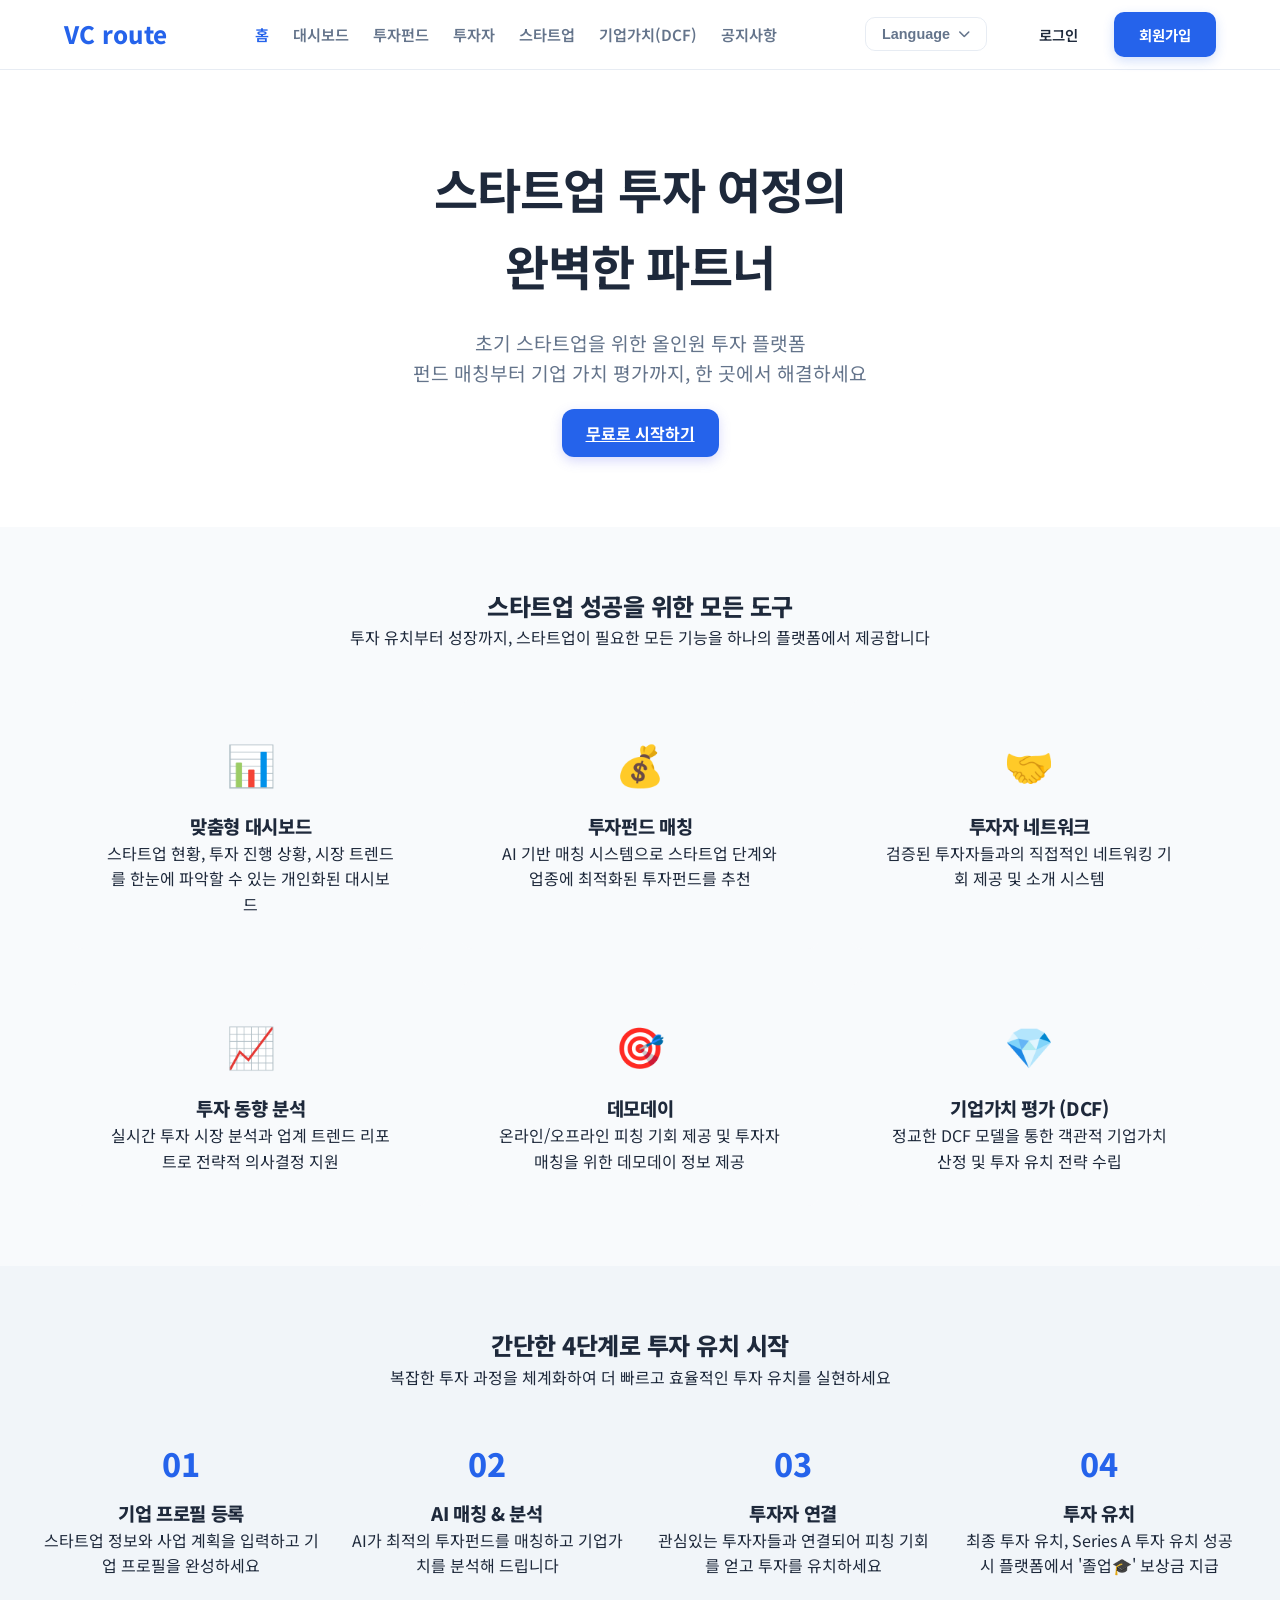
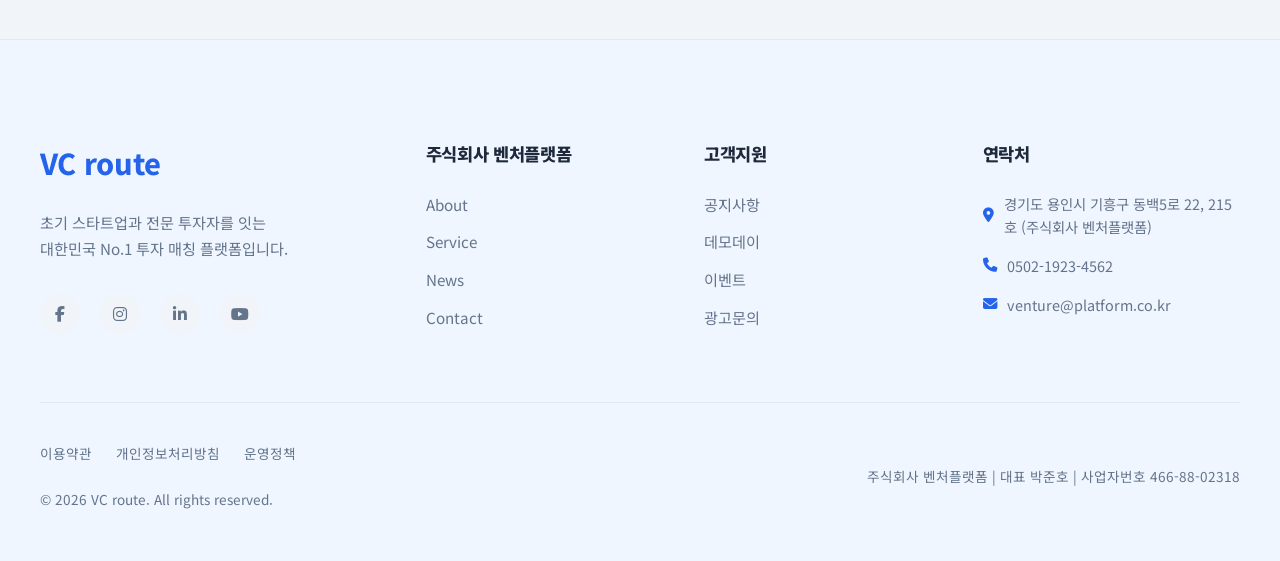
<file: frontend/index.html>
<!doctype html>
<html lang="ko">
  <head>
    <meta charset="UTF-8" />
    <meta name="viewport" content="width=device-width, initial-scale=1.0" />
    <title>New Page - VC route</title>
    <link rel="icon" type="image/png" href="image/favicon.png" />
    <link rel="preconnect" href="https://fonts.googleapis.com" />
    <link rel="preconnect" href="https://fonts.gstatic.com" crossorigin />
    <link
      href="https://fonts.googleapis.com/css2?family=JetBrains+Mono:wght@400;700&family=Noto+Sans+KR:wght@300;400;500;700;900&display=swap"
      rel="stylesheet"
    />
    <link
      rel="stylesheet"
      href="https://cdnjs.cloudflare.com/ajax/libs/font-awesome/6.4.0/css/all.min.css"
    />

    <link rel="stylesheet" href="css/style.css" />
  </head>
  <body>
    <!-- Header -->
    <header>
      <div class="header-container">
        <a href="index.html" class="logo">VC route</a>
        <nav>
          <ul class="nav-menu">
            <li><a href="index.html" class="active">홈</a></li>
            <li><a href="dashboard.html">대시보드</a></li>
            <li><a href="fund.html">투자펀드</a></li>
            <li><a href="investors.html">투자자</a></li>
            <li><a href="startups.html">스타트업</a></li>
            <li><a href="DCF.html">기업가치(DCF)</a></li>
            <li><a href="notice.html">공지사항</a></li>
          </ul>
        </nav>
        <div class="auth-buttons">
          <!-- Language Toggle -->
          <div class="lang-toggle" id="langToggle">
            <button class="lang-toggle-btn" onclick="toggleLangDropdown()">
              <span id="currentLang">Language</span>
              <i class="fa-solid fa-chevron-down"></i>
            </button>
            <div class="lang-dropdown">
              <button class="lang-dropdown-item active" onclick="selectLang('ko', '한국어(KOREA)')">한국어(KOREA)</button>
              <button class="lang-dropdown-item" onclick="selectLang('en', 'English')">English</button>
              <button class="lang-dropdown-item" onclick="selectLang('ja', '日本語')">日本語</button>
            </div>
          </div>
          <!-- 로그인 상태에 따라 동적으로 변경됨 (auth.js) -->
        </div>
      </div>
    </header>

    <!-- Hero Section -->
    <section class="hero">
      <div class="hero-content">
        <h1>스타트업 투자 여정의<br />완벽한 파트너</h1>
        <p class="subtitle">
          초기 스타트업을 위한 올인원 투자 플랫폼<br />
          펀드 매칭부터 기업 가치 평가까지, 한 곳에서 해결하세요
        </p>
        <div class="hero-buttons">
          <a href="fund.html" class="btn-primary">무료로 시작하기</a>
        </div>
      </div>
    </section>

    <!-- Features Section -->
    <section class="features" id="features">
      <div class="section-header">
        <h2>스타트업 성공을 위한 모든 도구</h2>
        <p>
          투자 유치부터 성장까지, 스타트업이 필요한 모든 기능을 하나의
          플랫폼에서 제공합니다
        </p>
      </div>

      <div class="features-grid">
        <div class="feature-card">
          <div class="feature-icon">📊</div>
          <h3>맞춤형 대시보드</h3>
          <p>
            스타트업 현황, 투자 진행 상황, 시장 트렌드를 한눈에 파악할 수 있는
            개인화된 대시보드
          </p>
        </div>

        <div class="feature-card">
          <div class="feature-icon">💰</div>
          <h3>투자펀드 매칭</h3>
          <p>
            AI 기반 매칭 시스템으로 스타트업 단계와 업종에 최적화된 투자펀드를
            추천
          </p>
        </div>

        <div class="feature-card">
          <div class="feature-icon">🤝</div>
          <h3>투자자 네트워크</h3>
          <p>검증된 투자자들과의 직접적인 네트워킹 기회 제공 및 소개 시스템</p>
        </div>

        <div class="feature-card">
          <div class="feature-icon">📈</div>
          <h3>투자 동향 분석</h3>
          <p>
            실시간 투자 시장 분석과 업계 트렌드 리포트로 전략적 의사결정 지원
          </p>
        </div>

        <div class="feature-card">
          <div class="feature-icon">🎯</div>
          <h3>데모데이</h3>
          <p>
            온라인/오프라인 피칭 기회 제공 및 투자자 매칭을 위한 데모데이 정보
            제공
          </p>
        </div>

        <div class="feature-card">
          <div class="feature-icon">💎</div>
          <h3>기업가치 평가 (DCF)</h3>
          <p>
            정교한 DCF 모델을 통한 객관적 기업가치 산정 및 투자 유치 전략 수립
          </p>
        </div>
      </div>
    </section>

    <!-- Process Section -->
    <section class="process" id="process">
      <div class="process-container">
        <div class="section-header">
          <h2>간단한 4단계로 투자 유치 시작</h2>
          <p>
            복잡한 투자 과정을 체계화하여 더 빠르고 효율적인 투자 유치를
            실현하세요
          </p>
        </div>

        <div class="process-steps">
          <div class="process-step">
            <div class="step-number">01</div>
            <h3>기업 프로필 등록</h3>
            <p>스타트업 정보와 사업 계획을 입력하고 기업 프로필을 완성하세요</p>
          </div>

          <div class="process-step">
            <div class="step-number">02</div>
            <h3>AI 매칭 & 분석</h3>
            <p>AI가 최적의 투자펀드를 매칭하고 기업가치를 분석해 드립니다</p>
          </div>

          <div class="process-step">
            <div class="step-number">03</div>
            <h3>투자자 연결</h3>
            <p>
              관심있는 투자자들과 연결되어 피칭 기회를 얻고 투자를 유치하세요
            </p>
          </div>

          <div class="process-step">
            <div class="step-number">04</div>
            <h3>투자 유치</h3>
            <p>
              최종 투자 유치, Series A 투자 유치 성공 시 플랫폼에서 '졸업🎓'
              보상금 지급
            </p>
          </div>
        </div>
      </div>
    </section>

    <!-- Footer -->
    <footer>
      <div class="footer-container">
        <div class="footer-top">
          <div class="footer-brand">
            <a href="index.html" class="logo">VC route</a>
            <p>
              초기 스타트업과 전문 투자자를 잇는<br />대한민국 No.1 투자 매칭
              플랫폼입니다.
            </p>
            <div class="footer-social">
              <a href="#"><i class="fa-brands fa-facebook-f"></i></a>
              <a href="#"><i class="fa-brands fa-instagram"></i></a>
              <a href="#"><i class="fa-brands fa-linkedin-in"></i></a>
              <a href="#"><i class="fa-brands fa-youtube"></i></a>
            </div>
          </div>
          <div class="footer-links">
            <h4>주식회사 벤처플랫폼</h4>
            <ul>
              <li>
                <a href="https://ventureplatform.biz/about.html" target="_blank"
                  >About</a
                >
              </li>
              <li>
                <a
                  href="https://ventureplatform.biz/service.html"
                  target="_blank"
                  >Service</a
                >
              </li>
              <li>
                <a href="https://ventureplatform.biz/news.html" target="_blank"
                  >News</a
                >
              </li>
              <li>
                <a
                  href="https://ventureplatform.biz/contact.html"
                  target="_blank"
                  >Contact</a
                >
              </li>
            </ul>
          </div>
          <div class="footer-links">
            <h4>고객지원</h4>
            <ul>
              <li><a href="notice.html">공지사항</a></li>
              <li><a href="notice.html?category=update">데모데이</a></li>
              <li><a href="notice.html?category=event">이벤트</a></li>
              <li>
                <a href="mailto:venture@ventureplatform.co.kr">광고문의</a>
              </li>
            </ul>
          </div>
          <div class="footer-contact">
            <h4>연락처</h4>
            <p>
              <i class="fa-solid fa-location-dot"></i> 경기도 용인시 기흥구
              동백5로 22, 215호 (주식회사 벤처플랫폼)
            </p>
            <p><i class="fa-solid fa-phone"></i> 0502-1923-4562</p>
            <p><i class="fa-solid fa-envelope"></i> venture@platform.co.kr</p>
          </div>
        </div>
        <div class="footer-bottom">
          <div class="footer-info">
            <div class="legal-links">
              <a href="legal.html?tab=terms">이용약관</a>
              <a href="legal.html?tab=privacy">개인정보처리방침</a>
              <a href="legal.html?tab=policy">운영정책</a>
            </div>
            <p>&copy; 2026 VC route. All rights reserved.</p>
          </div>
          <p>주식회사 벤처플랫폼 | 대표 박준호 | 사업자번호 466-88-02318</p>
        </div>
      </div>
    </footer>

    <script src="js/script.js"></script>
    <script src="js/config.js"></script>
    <script src="js/auth.js"></script>
  </body>
</html>
</file>
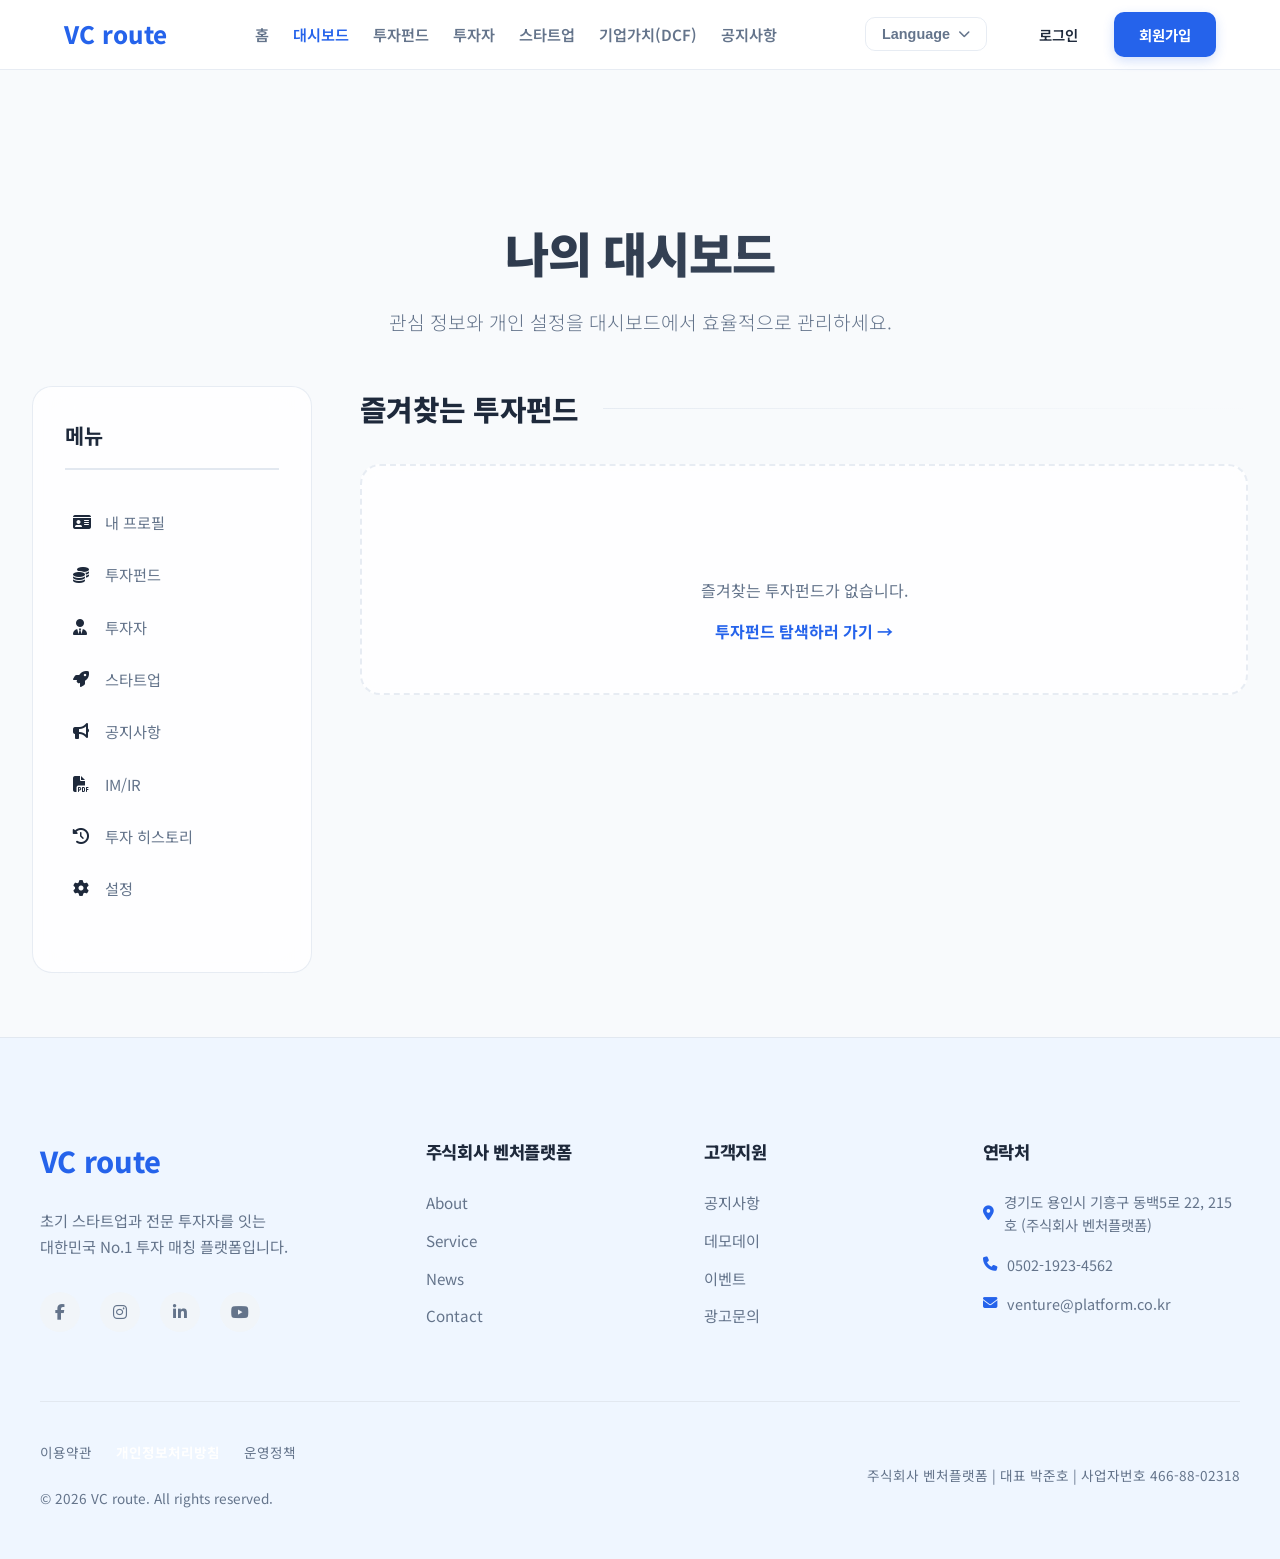
<file: frontend/dashboard.html>
<!doctype html>
<html lang="ko">
  <head>
    <meta charset="UTF-8" />
    <meta name="viewport" content="width=device-width, initial-scale=1.0" />
    <title>대시보드 - VC route</title>
    <link rel="icon" type="image/png" href="image/favicon.png" />
    <link rel="preconnect" href="https://fonts.googleapis.com" />
    <link rel="preconnect" href="https://fonts.gstatic.com" crossorigin />
    <link
      href="https://fonts.googleapis.com/css2?family=JetBrains+Mono:wght@400;700&family=Noto+Sans+KR:wght@300;400;500;700;900&display=swap"
      rel="stylesheet"
    />
    <link
      rel="stylesheet"
      href="https://cdnjs.cloudflare.com/ajax/libs/font-awesome/6.4.0/css/all.min.css"
    />
    <link rel="stylesheet" href="css/style.css" />
    <link rel="stylesheet" href="css/investors.css" />
    <style>
      .dashboard-page {
        max-width: 1400px;
        margin: 0 auto;
        padding: 2rem;
      }
      .dashboard-section {
        margin-bottom: 4rem;
      }
      .dashboard-section h2 {
        font-size: 1.8rem;
        font-weight: 800;
        margin-bottom: 2rem;
        color: var(--text-primary);
        display: flex;
        align-items: center;
        gap: 1.5rem;
      }
      .dashboard-section h2::after {
        content: "";
        flex: 1;
        height: 1px;
        background: linear-gradient(to right, var(--glass-border), transparent);
      }
      .empty-state {
        text-align: center;
        padding: 5rem 2rem;
        background: var(--glass-bg);
        border: 2px dashed var(--glass-border);
        border-radius: 24px;
        color: var(--text-secondary);
        backdrop-filter: blur(10px);
      }
      .empty-state i {
        font-size: 3.5rem;
        margin-bottom: 1.5rem;
        opacity: 0.3;
        background: var(--primary-gradient);
        background-clip: text;
        -webkit-background-clip: text;
        -webkit-text-fill-color: transparent;
      }
      .investors-grid {
        display: grid;
        grid-template-columns: repeat(auto-fill, minmax(320px, 1fr));
        gap: 1.5rem;
      }

      /* Premium Dashboard Styles */
      .stats-grid {
        display: grid;
        grid-template-columns: repeat(4, 1fr);
        gap: 1.5rem;
        margin-bottom: 2.5rem;
      }
      .stat-card {
        background: var(--glass-bg);
        backdrop-filter: blur(20px);
        padding: 2rem 1.5rem;
        border-radius: 24px;
        border: 1px solid var(--glass-border);
        text-align: center;
        transition: all 0.3s cubic-bezier(0.4, 0, 0.2, 1);
        position: relative;
        overflow: hidden;
      }
      .stat-card::before {
        content: "";
        position: absolute;
        top: 0;
        left: 0;
        width: 100%;
        height: 4px;
        background: var(--primary-gradient);
        opacity: 0;
        transition: opacity 0.3s ease;
      }
      .stat-card:hover {
        transform: translateY(-5px);
        border-color: var(--accent-color);
        box-shadow: 0 20px 40px rgba(0, 0, 0, 0.1);
      }
      .stat-card:hover::before {
        opacity: 1;
      }
      .stat-card .value {
        font-size: 2.5rem;
        font-weight: 900;
        margin-bottom: 0.5rem;
        background: var(--primary-gradient);
        background-clip: text;
        -webkit-background-clip: text;
        -webkit-text-fill-color: transparent;
      }
      .stat-card .label {
        color: var(--text-secondary);
        font-size: 0.95rem;
        font-weight: 600;
      }

      .pipeline-container {
        background: var(--glass-bg);
        backdrop-filter: blur(20px);
        padding: 2.5rem;
        border-radius: 24px;
        border: 1px solid var(--glass-border);
        margin-bottom: 2.5rem;
      }
      .pipeline-steps {
        display: flex;
        justify-content: space-between;
        position: relative;
        margin-top: 2rem;
        padding: 0 1rem;
      }
      .pipeline-steps::before {
        content: "";
        position: absolute;
        top: 15px;
        left: 0;
        right: 0;
        height: 4px;
        background: rgba(255, 255, 255, 0.1);
        z-index: 0;
      }
      .pipeline-step {
        position: relative;
        z-index: 1;
        display: flex;
        flex-direction: column;
        align-items: center;
        gap: 1rem;
        width: 100px;
      }
      .step-dot {
        width: 34px;
        height: 34px;
        background: var(--glass-bg);
        border: 4px solid var(--glass-border);
        border-radius: 50%;
        transition: all 0.3s ease;
      }
      .pipeline-step.completed .step-dot {
        border-color: #10b981;
        background: #10b981;
        box-shadow: 0 0 15px rgba(16, 185, 129, 0.4);
      }
      .pipeline-step.active .step-dot {
        border-color: var(--accent-color);
        background: var(--accent-color);
        box-shadow: 0 0 15px rgba(37, 99, 235, 0.4);
      }
      .step-label {
        font-size: 0.85rem;
        color: var(--text-secondary);
        text-align: center;
        word-break: keep-all;
        font-weight: 500;
      }
      .pipeline-step.active .step-label {
        color: var(--accent-color);
        font-weight: 800;
      }

      .history-grid-layout {
        display: grid;
        grid-template-columns: 2fr 1fr;
        gap: 2rem;
      }
      .activity-box {
        background: var(--glass-bg);
        backdrop-filter: blur(20px);
        padding: 2rem;
        border-radius: 24px;
        border: 1px solid var(--glass-border);
      }
      .update-list {
        display: flex;
        flex-direction: column;
        gap: 1.2rem;
      }
      .update-item {
        display: flex;
        align-items: center;
        gap: 1.2rem;
        padding: 1.2rem;
        background: rgba(255, 255, 255, 0.03);
        border: 1px solid var(--glass-border);
        border-radius: 16px;
        transition: transform 0.2s ease;
      }
      .update-item:hover {
        transform: scale(1.02);
        background: rgba(255, 255, 255, 0.05);
      }
      .update-i {
        width: 50px;
        height: 50px;
        border-radius: 14px;
        display: flex;
        align-items: center;
        justify-content: center;
        font-size: 1.3rem;
        flex-shrink: 0;
      }
      .update-info h4 {
        margin: 0;
        font-size: 1.05rem;
        color: var(--text-primary);
        font-weight: 700;
      }
      .update-info p {
        margin: 0.3rem 0 0;
        font-size: 0.85rem;
        color: var(--text-secondary);
      }

      @media (max-width: 1100px) {
        .history-grid-layout {
          grid-template-columns: 1fr;
        }
        .stats-grid {
          grid-template-columns: repeat(2, 1fr);
        }
      }
      @media (max-width: 768px) {
        .pipeline-steps {
          overflow-x: auto;
          padding-bottom: 1rem;
          justify-content: flex-start;
          gap: 2rem;
        }
        .pipeline-steps::before {
          display: none;
        }
      }

      /* Settings Section Styles */
      .settings-card {
        background: var(--glass-bg);
        backdrop-filter: blur(20px);
        border-radius: 24px;
        border: 1px solid var(--glass-border);
        margin-bottom: 1.5rem;
        overflow: hidden;
        transition: all 0.3s ease;
      }
      .settings-card:hover {
        box-shadow: 0 10px 30px rgba(0, 0, 0, 0.08);
      }
      .settings-card.danger-zone {
        border-color: rgba(239, 68, 68, 0.2);
      }
      .settings-card.danger-zone:hover {
        border-color: rgba(239, 68, 68, 0.4);
      }
      .settings-card-header {
        display: flex;
        align-items: center;
        gap: 1.25rem;
        padding: 1.75rem 2rem;
        border-bottom: 1px solid var(--glass-border);
        background: rgba(255, 255, 255, 0.5);
      }
      .settings-icon {
        width: 56px;
        height: 56px;
        border-radius: 16px;
        display: flex;
        align-items: center;
        justify-content: center;
        font-size: 1.5rem;
        flex-shrink: 0;
      }
      .settings-icon.security {
        background: linear-gradient(135deg, #dbeafe, #bfdbfe);
        color: #2563eb;
      }
      .settings-icon.danger {
        background: linear-gradient(135deg, #fee2e2, #fecaca);
        color: #dc2626;
      }
      .settings-info h3 {
        font-size: 1.2rem;
        font-weight: 800;
        color: var(--text-primary);
        margin-bottom: 0.35rem;
      }
      .settings-info p {
        font-size: 0.9rem;
        color: var(--text-secondary);
      }
      .settings-card-body {
        padding: 1.5rem 2rem;
      }
      .settings-item {
        display: flex;
        align-items: center;
        justify-content: space-between;
        padding: 1.25rem 1.5rem;
        background: rgba(255, 255, 255, 0.6);
        border-radius: 16px;
        border: 1px solid var(--glass-border);
        transition: all 0.2s ease;
      }
      .settings-item:hover {
        background: rgba(255, 255, 255, 0.9);
        transform: translateX(4px);
      }
      .settings-item.danger-item {
        background: rgba(254, 242, 242, 0.5);
        border-color: rgba(239, 68, 68, 0.15);
      }
      .settings-item.danger-item:hover {
        background: rgba(254, 226, 226, 0.6);
      }
      .settings-item-info {
        display: flex;
        align-items: center;
        gap: 1rem;
      }
      .settings-item-info > i {
        width: 44px;
        height: 44px;
        border-radius: 12px;
        background: #f1f5f9;
        display: flex;
        align-items: center;
        justify-content: center;
        font-size: 1.1rem;
        color: var(--text-secondary);
      }
      .danger-item .settings-item-info > i {
        background: rgba(254, 226, 226, 0.8);
        color: #dc2626;
      }
      .settings-item-info h4 {
        font-size: 1rem;
        font-weight: 700;
        color: var(--text-primary);
        margin-bottom: 0.25rem;
      }
      .settings-item-info p {
        font-size: 0.85rem;
        color: var(--text-secondary);
      }
      .btn-settings {
        display: inline-flex;
        align-items: center;
        gap: 0.6rem;
        padding: 0.85rem 1.5rem;
        border-radius: 12px;
        font-size: 0.95rem;
        font-weight: 700;
        border: none;
        cursor: pointer;
        transition: all 0.25s cubic-bezier(0.4, 0, 0.2, 1);
      }
      .btn-password {
        background: linear-gradient(135deg, #2563eb, #1d4ed8);
        color: white;
        box-shadow: 0 4px 14px rgba(37, 99, 235, 0.35);
      }
      .btn-password:hover {
        transform: translateY(-2px);
        box-shadow: 0 6px 20px rgba(37, 99, 235, 0.45);
      }
      .btn-danger {
        background: linear-gradient(135deg, #ef4444, #dc2626);
        color: white;
        box-shadow: 0 4px 14px rgba(239, 68, 68, 0.35);
      }
      .btn-danger:hover {
        transform: translateY(-2px);
        box-shadow: 0 6px 20px rgba(239, 68, 68, 0.45);
      }
      @media (max-width: 768px) {
        .settings-item {
          flex-direction: column;
          align-items: flex-start;
          gap: 1.25rem;
        }
        .btn-settings {
          width: 100%;
          justify-content: center;
        }
      }

      /* IM/IR Section Styles */
      .imir-header {
        display: flex;
        justify-content: space-between;
        align-items: center;
        margin-bottom: 2rem;
      }
      .btn-upload {
        display: inline-flex;
        align-items: center;
        gap: 0.6rem;
        padding: 0.85rem 1.5rem;
        background: linear-gradient(135deg, #2563eb, #1d4ed8);
        color: white;
        border: none;
        border-radius: 12px;
        font-size: 0.95rem;
        font-weight: 700;
        cursor: pointer;
        box-shadow: 0 4px 14px rgba(37, 99, 235, 0.35);
        transition: all 0.25s cubic-bezier(0.4, 0, 0.2, 1);
      }
      .btn-upload:hover {
        transform: translateY(-2px);
        box-shadow: 0 6px 20px rgba(37, 99, 235, 0.45);
      }
      .imir-stats {
        display: grid;
        grid-template-columns: repeat(3, 1fr);
        gap: 1.25rem;
        margin-bottom: 2rem;
      }
      .imir-stat-card {
        background: var(--glass-bg);
        backdrop-filter: blur(20px);
        padding: 1.5rem;
        border-radius: 20px;
        border: 1px solid var(--glass-border);
        text-align: center;
        transition: all 0.3s ease;
      }
      .imir-stat-card:hover {
        transform: translateY(-4px);
        box-shadow: 0 12px 24px rgba(0, 0, 0, 0.06);
      }
      .imir-stat-card .stat-icon {
        width: 52px;
        height: 52px;
        border-radius: 14px;
        display: flex;
        align-items: center;
        justify-content: center;
        font-size: 1.4rem;
        margin: 0 auto 1rem;
      }
      .imir-stat-card .stat-icon.ir {
        background: linear-gradient(135deg, #dbeafe, #bfdbfe);
        color: #2563eb;
      }
      .imir-stat-card .stat-icon.im {
        background: linear-gradient(135deg, #d1fae5, #a7f3d0);
        color: #059669;
      }
      .imir-stat-card .stat-icon.total {
        background: linear-gradient(135deg, #fae8ff, #f5d0fe);
        color: #a855f7;
      }
      .imir-stat-card .stat-value {
        font-size: 2rem;
        font-weight: 900;
        color: var(--text-primary);
        margin-bottom: 0.25rem;
      }
      .imir-stat-card .stat-label {
        font-size: 0.9rem;
        color: var(--text-secondary);
        font-weight: 600;
      }
      .imir-files-container {
        background: var(--glass-bg);
        backdrop-filter: blur(20px);
        border-radius: 24px;
        border: 1px solid var(--glass-border);
        overflow: hidden;
      }
      .imir-files-header {
        display: flex;
        align-items: center;
        justify-content: space-between;
        padding: 1.5rem 2rem;
        border-bottom: 1px solid var(--glass-border);
        background: rgba(255, 255, 255, 0.5);
      }
      .imir-files-header h3 {
        font-size: 1.1rem;
        font-weight: 800;
        color: var(--text-primary);
        display: flex;
        align-items: center;
        gap: 0.75rem;
      }
      .imir-files-header h3 i {
        color: var(--primary-color);
      }
      .imir-filter-tabs {
        display: flex;
        gap: 0.5rem;
      }
      .imir-filter-tab {
        padding: 0.5rem 1rem;
        border-radius: 8px;
        font-size: 0.85rem;
        font-weight: 600;
        background: transparent;
        border: 1px solid var(--glass-border);
        color: var(--text-secondary);
        cursor: pointer;
        transition: all 0.2s ease;
      }
      .imir-filter-tab:hover {
        background: rgba(37, 99, 235, 0.05);
        border-color: var(--primary-color);
        color: var(--primary-color);
      }
      .imir-filter-tab.active {
        background: var(--primary-color);
        border-color: var(--primary-color);
        color: white;
      }
      .imir-files-list {
        padding: 1rem;
      }
      .imir-file-item {
        display: flex;
        align-items: center;
        gap: 1.25rem;
        padding: 1.25rem 1.5rem;
        background: rgba(255, 255, 255, 0.6);
        border-radius: 16px;
        border: 1px solid var(--glass-border);
        margin-bottom: 0.75rem;
        transition: all 0.2s ease;
      }
      .imir-file-item:last-child {
        margin-bottom: 0;
      }
      .imir-file-item:hover {
        background: rgba(255, 255, 255, 0.9);
        transform: translateX(4px);
        box-shadow: 0 4px 12px rgba(0, 0, 0, 0.04);
      }
      .file-icon {
        width: 52px;
        height: 52px;
        border-radius: 14px;
        display: flex;
        align-items: center;
        justify-content: center;
        font-size: 1.4rem;
        flex-shrink: 0;
      }
      .file-icon.pdf {
        background: linear-gradient(135deg, #fee2e2, #fecaca);
        color: #dc2626;
      }
      .file-icon.ppt {
        background: linear-gradient(135deg, #ffedd5, #fed7aa);
        color: #ea580c;
      }
      .file-icon.doc {
        background: linear-gradient(135deg, #dbeafe, #bfdbfe);
        color: #2563eb;
      }
      .file-info {
        flex: 1;
        min-width: 0;
      }
      .file-info h4 {
        font-size: 1rem;
        font-weight: 700;
        color: var(--text-primary);
        margin-bottom: 0.35rem;
        white-space: nowrap;
        overflow: hidden;
        text-overflow: ellipsis;
      }
      .file-meta {
        display: flex;
        align-items: center;
        gap: 1rem;
        font-size: 0.85rem;
        color: var(--text-secondary);
      }
      .file-meta span {
        display: flex;
        align-items: center;
        gap: 0.35rem;
      }
      .file-badge {
        padding: 0.35rem 0.75rem;
        border-radius: 8px;
        font-size: 0.75rem;
        font-weight: 700;
      }
      .file-badge.ir {
        background: rgba(37, 99, 235, 0.1);
        color: #2563eb;
      }
      .file-badge.im {
        background: rgba(5, 150, 105, 0.1);
        color: #059669;
      }
      .file-actions {
        display: flex;
        gap: 0.5rem;
      }
      .file-action-btn {
        width: 40px;
        height: 40px;
        border-radius: 10px;
        border: 1px solid var(--glass-border);
        background: white;
        color: var(--text-secondary);
        display: flex;
        align-items: center;
        justify-content: center;
        cursor: pointer;
        transition: all 0.2s ease;
      }
      .file-action-btn:hover {
        background: var(--primary-color);
        border-color: var(--primary-color);
        color: white;
      }
      .file-action-btn.delete:hover {
        background: #ef4444;
        border-color: #ef4444;
      }
      .imir-empty-state {
        text-align: center;
        padding: 4rem 2rem;
      }
      .imir-empty-state .empty-icon {
        width: 100px;
        height: 100px;
        border-radius: 50%;
        background: linear-gradient(135deg, #f1f5f9, #e2e8f0);
        display: flex;
        align-items: center;
        justify-content: center;
        margin: 0 auto 1.5rem;
      }
      .imir-empty-state .empty-icon i {
        font-size: 2.5rem;
        color: #94a3b8;
      }
      .imir-empty-state h4 {
        font-size: 1.15rem;
        font-weight: 700;
        color: var(--text-primary);
        margin-bottom: 0.5rem;
      }
      .imir-empty-state p {
        font-size: 0.95rem;
        color: var(--text-secondary);
        margin-bottom: 1.5rem;
      }
      @media (max-width: 768px) {
        .imir-header {
          flex-direction: column;
          align-items: flex-start;
          gap: 1rem;
        }
        .imir-stats {
          grid-template-columns: 1fr;
        }
        .imir-files-header {
          flex-direction: column;
          align-items: flex-start;
          gap: 1rem;
        }
        .imir-file-item {
          flex-direction: column;
          align-items: flex-start;
          gap: 1rem;
        }
        .file-actions {
          width: 100%;
        }
        .file-action-btn {
          flex: 1;
        }
      }

    </style>
  </head>
  <body>
    <!-- Header -->
    <header>
      <div class="header-container">
        <a href="index.html" class="logo">VC route</a>
        <nav>
          <ul class="nav-menu">
            <li><a href="index.html">홈</a></li>
            <li><a href="dashboard.html" class="active">대시보드</a></li>
            <li><a href="fund.html">투자펀드</a></li>
            <li><a href="investors.html">투자자</a></li>
            <li><a href="startups.html">스타트업</a></li>
            <li><a href="DCF.html">기업가치(DCF)</a></li>
            <li><a href="notice.html">공지사항</a></li>
          </ul>
        </nav>
        <div class="auth-buttons">
          <!-- Language Toggle -->
          <div class="lang-toggle" id="langToggle">
            <button class="lang-toggle-btn" onclick="toggleLangDropdown()">
              <span id="currentLang">Language</span>
              <i class="fa-solid fa-chevron-down"></i>
            </button>
            <div class="lang-dropdown">
              <button class="lang-dropdown-item active" onclick="selectLang('ko', '한국어(KOREA)')">한국어(KOREA)</button>
              <button class="lang-dropdown-item" onclick="selectLang('en', 'English')">English</button>
              <button class="lang-dropdown-item" onclick="selectLang('ja', '日本語')">日本語</button>
            </div>
          </div>
        </div>
      </div>
    </header>

    <!-- Main Content -->
    <main class="investors-page">
      <div class="page-header">
        <h1>나의 대시보드</h1>
        <p>관심 정보와 개인 설정을 대시보드에서 효율적으로 관리하세요.</p>
      </div>

      <div class="investors-container">
        <!-- Sidebar - Dashboard Menu -->
        <aside class="category-sidebar">
          <div class="sidebar-header">
            <h3>메뉴</h3>
          </div>

          <div class="filter-section">
            <!-- 프로필 미니 카드 -->
          <div id="sidebarProfile" class="sidebar-profile" style="display:none; margin-bottom:1.25rem; padding:1.25rem; background:var(--glass-bg); border-radius:16px; border:1px solid var(--glass-border); text-align:center;">
            <div id="profileAvatar" style="width:64px; height:64px; border-radius:50%; background:linear-gradient(135deg, #2563eb, #3b82f6); display:flex; align-items:center; justify-content:center; color:white; font-size:1.5rem; margin:0 auto 0.75rem; font-weight:800;">
              <i class="fa-solid fa-user"></i>
            </div>
            <strong id="sidebarName" style="display:block; font-size:1rem; color:var(--text-primary); margin-bottom:0.25rem;">-</strong>
            <span id="sidebarType" style="display:inline-block; padding:0.2rem 0.75rem; border-radius:20px; font-size:0.75rem; font-weight:700; background:rgba(37,99,235,0.1); color:#2563eb;">-</span>
            <p id="sidebarEmail" style="font-size:0.8rem; color:var(--text-secondary); margin-top:0.5rem; word-break:break-all;">-</p>
          </div>

          <div class="filter-group">
              <label
                class="filter-item"
                onclick="switchSection('profile')"
              >
                <i class="fa-solid fa-id-card" style="width: 20px"></i>
                <span>내 프로필</span>
              </label>
              <label
                class="filter-item active"
                onclick="switchSection('funds')"
              >
                <i class="fa-solid fa-coins" style="width: 20px"></i>
                <span>투자펀드</span>
              </label>
              <label class="filter-item" onclick="switchSection('investors')">
                <i class="fa-solid fa-user-tie" style="width: 20px"></i>
                <span>투자자</span>
              </label>
              <label class="filter-item" onclick="switchSection('startups')">
                <i class="fa-solid fa-rocket" style="width: 20px"></i>
                <span>스타트업</span>
              </label>
              <label class="filter-item" onclick="switchSection('notice')">
                <i class="fa-solid fa-bullhorn" style="width: 20px"></i>
                <span>공지사항</span>
              </label>
              <label class="filter-item" onclick="switchSection('imir')">
                <i class="fa-solid fa-file-pdf" style="width: 20px"></i>
                <span>IM/IR</span>
              </label>
              <label class="filter-item" onclick="switchSection('history')">
                <i class="fa-solid fa-history" style="width: 20px"></i>
                <span>투자 히스토리</span>
              </label>
              <label class="filter-item" onclick="switchSection('settings')">
                <i class="fa-solid fa-gear" style="width: 20px"></i>
                <span>설정</span>
              </label>
            </div>
          </div>
        </aside>

        <!-- Dashboard Content Area -->
        <div class="dashboard-content" style="flex: 1">

          <!-- Profile Section -->
          <section id="profileSection" class="dashboard-section" style="display: none">
            <h2>내 프로필</h2>

            <!-- 비로그인 안내 -->
            <div id="profileLoginRequired" style="display:none;">
              <div class="empty-state">
                <i class="fa-solid fa-lock"></i>
                <h3 style="margin-top:1rem; font-size:1.25rem;">로그인이 필요합니다</h3>
                <p>프로필 정보를 확인하려면 로그인해주세요.</p>
                <a href="pages/login.html" class="btn-primary" style="display:inline-block; margin-top:1.5rem; text-decoration:none; padding:0.75rem 2rem;">로그인하기</a>
              </div>
            </div>

            <!-- 로그인 프로필 -->
            <div id="profileContent" style="display:none;">
              <!-- 프로필 카드 -->
              <div style="background:white; border-radius:24px; border:1px solid var(--border-color); overflow:hidden; margin-bottom:2rem;">
                <!-- 프로필 헤더 -->
                <div style="background:linear-gradient(135deg, #1e3a8a 0%, #2563eb 50%, #3b82f6 100%); padding:2.5rem 2.5rem 4rem; color:white; position:relative;">
                  <div style="display:flex; align-items:center; gap:1.5rem;">
                    <div id="profileAvatarLarge" style="width:80px; height:80px; border-radius:50%; background:rgba(255,255,255,0.2); backdrop-filter:blur(10px); border:3px solid rgba(255,255,255,0.3); display:flex; align-items:center; justify-content:center; font-size:2rem; font-weight:900; color:white;">
                      <i class="fa-solid fa-user"></i>
                    </div>
                    <div>
                      <h3 id="pName" style="font-size:1.5rem; font-weight:800; margin-bottom:0.25rem;">-</h3>
                      <div style="display:flex; align-items:center; gap:0.75rem;">
                        <span id="pTypeBadge" style="padding:0.3rem 0.85rem; border-radius:20px; font-size:0.8rem; font-weight:700; background:rgba(255,255,255,0.2); backdrop-filter:blur(10px);">-</span>
                        <span id="pCreatedAt" style="font-size:0.85rem; opacity:0.8;">가입일: -</span>
                      </div>
                    </div>
                  </div>
                </div>

                <!-- 프로필 상세 -->
                <div style="padding:2rem 2.5rem; margin-top:-1.5rem;">
                  <div style="display:grid; grid-template-columns:1fr 1fr; gap:1.5rem;">
                    <!-- 아이디 -->
                    <div style="padding:1.25rem; background:#f8fafc; border-radius:16px; border:1px solid var(--border-color);">
                      <div style="font-size:0.8rem; color:var(--text-secondary); font-weight:600; margin-bottom:0.5rem;">
                        <i class="fa-solid fa-at" style="margin-right:0.4rem; color:var(--primary-color);"></i>아이디
                      </div>
                      <div id="pUserId" style="font-size:1rem; font-weight:700; color:var(--text-primary);">-</div>
                    </div>
                    <!-- 이메일 -->
                    <div style="padding:1.25rem; background:#f8fafc; border-radius:16px; border:1px solid var(--border-color);">
                      <div style="font-size:0.8rem; color:var(--text-secondary); font-weight:600; margin-bottom:0.5rem;">
                        <i class="fa-solid fa-envelope" style="margin-right:0.4rem; color:var(--primary-color);"></i>이메일
                      </div>
                      <div id="pEmail" style="font-size:1rem; font-weight:700; color:var(--text-primary); word-break:break-all;">-</div>
                    </div>
                    <!-- 연락처 -->
                    <div style="padding:1.25rem; background:#f8fafc; border-radius:16px; border:1px solid var(--border-color);">
                      <div style="font-size:0.8rem; color:var(--text-secondary); font-weight:600; margin-bottom:0.5rem;">
                        <i class="fa-solid fa-phone" style="margin-right:0.4rem; color:var(--primary-color);"></i>연락처
                      </div>
                      <div id="pPhone" style="font-size:1rem; font-weight:700; color:var(--text-primary);">-</div>
                    </div>
                    <!-- 회사 -->
                    <div style="padding:1.25rem; background:#f8fafc; border-radius:16px; border:1px solid var(--border-color);">
                      <div style="font-size:0.8rem; color:var(--text-secondary); font-weight:600; margin-bottom:0.5rem;">
                        <i class="fa-solid fa-building" style="margin-right:0.4rem; color:var(--primary-color);"></i>회사
                      </div>
                      <div id="pCompany" style="font-size:1rem; font-weight:700; color:var(--text-primary);">-</div>
                    </div>
                  </div>

                  <!-- 포트폴리오 -->
                  <div id="pPortfolioWrap" style="margin-top:1.5rem; padding:1.25rem; background:#f8fafc; border-radius:16px; border:1px solid var(--border-color); display:none;">
                    <div style="font-size:0.8rem; color:var(--text-secondary); font-weight:600; margin-bottom:0.5rem;">
                      <i class="fa-solid fa-link" style="margin-right:0.4rem; color:var(--primary-color);"></i>포트폴리오
                    </div>
                    <a id="pPortfolio" href="#" target="_blank" style="font-size:1rem; font-weight:700; color:var(--primary-color); text-decoration:none; word-break:break-all;">-</a>
                  </div>

                  <!-- 소개 -->
                  <div id="pBioWrap" style="margin-top:1.5rem; padding:1.25rem; background:#f8fafc; border-radius:16px; border:1px solid var(--border-color); display:none;">
                    <div style="font-size:0.8rem; color:var(--text-secondary); font-weight:600; margin-bottom:0.5rem;">
                      <i class="fa-solid fa-quote-left" style="margin-right:0.4rem; color:var(--primary-color);"></i>소개
                    </div>
                    <p id="pBio" style="font-size:0.95rem; color:var(--text-primary); line-height:1.7;">-</p>
                  </div>
                </div>
              </div>
            </div>
          </section>

          <!-- Funds Section -->
          <section id="fundsSection" class="dashboard-section active">
            <h2>즐겨찾는 투자펀드</h2>
            <div id="bookmarkedFunds" class="investors-grid">
              <!-- Content will be injected by dashboard.js -->
            </div>
          </section>

          <!-- Investors Section -->
          <section
            id="investorsSection"
            class="dashboard-section"
            style="display: none"
          >
            <h2>즐겨찾는 투자자</h2>
            <div id="bookmarkedInvestors" class="investors-grid">
              <!-- Content will be injected by dashboard.js -->
            </div>
          </section>

          <!-- Startups Section -->
          <section
            id="startupsSection"
            class="dashboard-section"
            style="display: none"
          >
            <h2>즐겨찾는 스타트업</h2>
            <div id="bookmarkedStartups" class="investors-grid">
              <!-- Content will be injected by dashboard.js -->
            </div>
          </section>

          <!-- Notice Section (Mock) -->
          <section
            id="noticeSection"
            class="dashboard-section"
            style="display: none"
          >
            <h2>중요 공지사항</h2>
            <div class="empty-state">
              <i class="fa-solid fa-bullhorn"></i>
              <p>최근 업데이트된 공지사항이 없습니다.</p>
            </div>
          </section>

          <!-- IM/IR Section -->
          <section
            id="imirSection"
            class="dashboard-section"
            style="display: none"
          >
            <div class="imir-header">
              <h2>나의 IM/IR 자료</h2>
              <button class="btn-upload">
                <i class="fa-solid fa-cloud-arrow-up"></i>
                파일 업로드
              </button>
            </div>

            <!-- 통계 카드 -->
            <div class="imir-stats">
              <div class="imir-stat-card">
                <div class="stat-icon ir">
                  <i class="fa-solid fa-presentation-screen"></i>
                </div>
                <div class="stat-value">3</div>
                <div class="stat-label">IR 자료</div>
              </div>
              <div class="imir-stat-card">
                <div class="stat-icon im">
                  <i class="fa-solid fa-file-contract"></i>
                </div>
                <div class="stat-value">2</div>
                <div class="stat-label">IM 자료</div>
              </div>
              <div class="imir-stat-card">
                <div class="stat-icon total">
                  <i class="fa-solid fa-folder-open"></i>
                </div>
                <div class="stat-value">5</div>
                <div class="stat-label">전체 자료</div>
              </div>
            </div>

            <!-- 파일 목록 -->
            <div class="imir-files-container">
              <div class="imir-files-header">
                <h3><i class="fa-solid fa-folder-tree"></i> 자료 목록</h3>
                <div class="imir-filter-tabs">
                  <button class="imir-filter-tab active">전체</button>
                  <button class="imir-filter-tab">IR</button>
                  <button class="imir-filter-tab">IM</button>
                </div>
              </div>
              <div class="imir-files-list">
                <!-- 파일 아이템 1 -->
                <div class="imir-file-item">
                  <div class="file-icon pdf">
                    <i class="fa-solid fa-file-pdf"></i>
                  </div>
                  <div class="file-info">
                    <h4>2025_Series_A_IR_Deck_v3.pdf</h4>
                    <div class="file-meta">
                      <span><i class="fa-regular fa-calendar"></i> 2025.01.15</span>
                      <span><i class="fa-regular fa-file"></i> 4.2 MB</span>
                    </div>
                  </div>
                  <span class="file-badge ir">IR</span>
                  <div class="file-actions">
                    <button class="file-action-btn" title="다운로드">
                      <i class="fa-solid fa-download"></i>
                    </button>
                    <button class="file-action-btn" title="미리보기">
                      <i class="fa-solid fa-eye"></i>
                    </button>
                    <button class="file-action-btn delete" title="삭제">
                      <i class="fa-solid fa-trash"></i>
                    </button>
                  </div>
                </div>

                <!-- 파일 아이템 2 -->
                <div class="imir-file-item">
                  <div class="file-icon ppt">
                    <i class="fa-solid fa-file-powerpoint"></i>
                  </div>
                  <div class="file-info">
                    <h4>회사소개서_2025_최종.pptx</h4>
                    <div class="file-meta">
                      <span><i class="fa-regular fa-calendar"></i> 2025.01.10</span>
                      <span><i class="fa-regular fa-file"></i> 12.8 MB</span>
                    </div>
                  </div>
                  <span class="file-badge ir">IR</span>
                  <div class="file-actions">
                    <button class="file-action-btn" title="다운로드">
                      <i class="fa-solid fa-download"></i>
                    </button>
                    <button class="file-action-btn" title="미리보기">
                      <i class="fa-solid fa-eye"></i>
                    </button>
                    <button class="file-action-btn delete" title="삭제">
                      <i class="fa-solid fa-trash"></i>
                    </button>
                  </div>
                </div>

                <!-- 파일 아이템 3 -->
                <div class="imir-file-item">
                  <div class="file-icon doc">
                    <i class="fa-solid fa-file-word"></i>
                  </div>
                  <div class="file-info">
                    <h4>Investment_Memorandum_Q4.docx</h4>
                    <div class="file-meta">
                      <span><i class="fa-regular fa-calendar"></i> 2025.01.05</span>
                      <span><i class="fa-regular fa-file"></i> 2.1 MB</span>
                    </div>
                  </div>
                  <span class="file-badge im">IM</span>
                  <div class="file-actions">
                    <button class="file-action-btn" title="다운로드">
                      <i class="fa-solid fa-download"></i>
                    </button>
                    <button class="file-action-btn" title="미리보기">
                      <i class="fa-solid fa-eye"></i>
                    </button>
                    <button class="file-action-btn delete" title="삭제">
                      <i class="fa-solid fa-trash"></i>
                    </button>
                  </div>
                </div>

                <!-- 파일 아이템 4 -->
                <div class="imir-file-item">
                  <div class="file-icon pdf">
                    <i class="fa-solid fa-file-pdf"></i>
                  </div>
                  <div class="file-info">
                    <h4>재무제표_2024_감사완료.pdf</h4>
                    <div class="file-meta">
                      <span><i class="fa-regular fa-calendar"></i> 2024.12.28</span>
                      <span><i class="fa-regular fa-file"></i> 1.5 MB</span>
                    </div>
                  </div>
                  <span class="file-badge im">IM</span>
                  <div class="file-actions">
                    <button class="file-action-btn" title="다운로드">
                      <i class="fa-solid fa-download"></i>
                    </button>
                    <button class="file-action-btn" title="미리보기">
                      <i class="fa-solid fa-eye"></i>
                    </button>
                    <button class="file-action-btn delete" title="삭제">
                      <i class="fa-solid fa-trash"></i>
                    </button>
                  </div>
                </div>

                <!-- 파일 아이템 5 -->
                <div class="imir-file-item">
                  <div class="file-icon ppt">
                    <i class="fa-solid fa-file-powerpoint"></i>
                  </div>
                  <div class="file-info">
                    <h4>Pitch_Deck_Demo_Day.pptx</h4>
                    <div class="file-meta">
                      <span><i class="fa-regular fa-calendar"></i> 2024.12.20</span>
                      <span><i class="fa-regular fa-file"></i> 8.7 MB</span>
                    </div>
                  </div>
                  <span class="file-badge ir">IR</span>
                  <div class="file-actions">
                    <button class="file-action-btn" title="다운로드">
                      <i class="fa-solid fa-download"></i>
                    </button>
                    <button class="file-action-btn" title="미리보기">
                      <i class="fa-solid fa-eye"></i>
                    </button>
                    <button class="file-action-btn delete" title="삭제">
                      <i class="fa-solid fa-trash"></i>
                    </button>
                  </div>
                </div>
              </div>
            </div>
          </section>

          <!-- History Section -->
          <section
            id="historySection"
            class="dashboard-section"
            style="display: none"
          >
            <div
              style="
                display: flex;
                justify-content: space-between;
                align-items: center;
                margin-bottom: 2rem;
              "
            >
              <h2>투자 추진 히스토리</h2>
              <button
                class="btn-calculate"
                style="
                  width: auto;
                  margin: 0;
                  padding: 0.6rem 1.2rem;
                  font-size: 0.9rem;
                "
              >
                <i class="fa-solid fa-plus"></i> 새 활동 기록
              </button>
            </div>

            <!-- Summary Stats -->
            <div class="stats-grid">
              <div class="stat-card">
                <div class="value" style="color: #1e293b">24</div>
                <div class="label">총 연락 투자자</div>
              </div>
              <div class="stat-card">
                <div class="value" style="color: #f59e0b">12</div>
                <div class="label">검토/보류 중</div>
              </div>
              <div class="stat-card">
                <div class="value" style="color: #10b981">3</div>
                <div class="label">매칭 성공</div>
              </div>
              <div class="stat-card">
                <div class="value" style="color: #ef4444">9</div>
                <div class="label">거절/종료</div>
              </div>
            </div>

            <!-- Pipeline -->
            <div class="pipeline-container">
              <h3 style="margin-top: 0; font-size: 1.1rem; color: #1e293b">
                투자 파이프라인
              </h3>
              <div class="pipeline-steps">
                <div class="pipeline-step completed">
                  <div class="step-dot"></div>
                  <div class="step-label">연락</div>
                </div>
                <div class="pipeline-step completed">
                  <div class="step-dot"></div>
                  <div class="step-label">답변수신</div>
                </div>
                <div class="pipeline-step active">
                  <div class="step-dot"></div>
                  <div class="step-label">1차 미팅</div>
                </div>
                <div class="pipeline-step">
                  <div class="step-dot"></div>
                  <div class="step-label">2차 미팅</div>
                </div>
                <div class="pipeline-step">
                  <div class="step-dot"></div>
                  <div class="step-label">DD 진행</div>
                </div>
                <div class="pipeline-step">
                  <div class="step-dot"></div>
                  <div class="step-label">예심위/본심위</div>
                </div>
                <div class="pipeline-step">
                  <div class="step-dot"></div>
                  <div class="step-label">매칭성공</div>
                </div>
              </div>
            </div>

            <div class="history-grid-layout">
              <!-- Monthly Activity & Stages -->
              <div class="activity-box">
                <h3
                  style="margin-top: 0; font-size: 1.1rem; margin-bottom: 2rem"
                >
                  월별 투자활동 및 단계별 현황
                </h3>
                <div
                  style="
                    height: 200px;
                    display: flex;
                    align-items: flex-end;
                    gap: 2rem;
                    padding: 0 1rem;
                    border-bottom: 1px solid #e2e8f0;
                    margin-bottom: 2rem;
                  "
                >
                  <!-- Mock Chart Bars -->
                  <div
                    style="
                      flex: 1;
                      background: #e2e8f0;
                      height: 40%;
                      border-radius: 4px 4px 0 0;
                      position: relative;
                    "
                  >
                    <span
                      style="
                        position: absolute;
                        bottom: -25px;
                        left: 50%;
                        transform: translateX(-50%);
                        font-size: 0.8rem;
                        color: #94a3b8;
                      "
                      >10월</span
                    >
                  </div>
                  <div
                    style="
                      flex: 1;
                      background: #e2e8f0;
                      height: 60%;
                      border-radius: 4px 4px 0 0;
                      position: relative;
                    "
                  >
                    <span
                      style="
                        position: absolute;
                        bottom: -25px;
                        left: 50%;
                        transform: translateX(-50%);
                        font-size: 0.8rem;
                        color: #94a3b8;
                      "
                      >11월</span
                    >
                  </div>
                  <div
                    style="
                      flex: 1;
                      background: #2563eb;
                      height: 90%;
                      border-radius: 4px 4px 0 0;
                      position: relative;
                    "
                  >
                    <span
                      style="
                        position: absolute;
                        bottom: -25px;
                        left: 50%;
                        transform: translateX(-50%);
                        font-size: 0.8rem;
                        color: #2563eb;
                        font-weight: 700;
                      "
                      >12월</span
                    >
                  </div>
                  <div
                    style="
                      flex: 1;
                      background: #cbd5e1;
                      height: 30%;
                      border-radius: 4px 4px 0 0;
                      position: relative;
                    "
                  >
                    <span
                      style="
                        position: absolute;
                        bottom: -25px;
                        left: 50%;
                        transform: translateX(-50%);
                        font-size: 0.8rem;
                        color: #94a3b8;
                      "
                      >1월</span
                    >
                  </div>
                </div>

                <div
                  style="
                    display: grid;
                    grid-template-columns: 1fr 1fr;
                    gap: 1rem;
                  "
                >
                  <div
                    style="
                      padding: 1rem;
                      background: #f0f9ff;
                      border-radius: 12px;
                      border: 1px solid #bae6fd;
                    "
                  >
                    <div
                      style="
                        font-size: 0.85rem;
                        color: #0369a1;
                        margin-bottom: 0.5rem;
                      "
                    >
                      현재 가장 많은 단계
                    </div>
                    <div
                      style="
                        font-size: 1.2rem;
                        font-weight: 800;
                        color: #0c4a6e;
                      "
                    >
                      1차 미팅 진행 중 (5건)
                    </div>
                  </div>
                  <div
                    style="
                      padding: 1rem;
                      background: #fdf2f8;
                      border-radius: 12px;
                      border: 1px solid #fbcfe8;
                    "
                  >
                    <div
                      style="
                        font-size: 0.85rem;
                        color: #be185d;
                        margin-bottom: 0.5rem;
                      "
                    >
                      최근 일주일 미팅
                    </div>
                    <div
                      style="
                        font-size: 1.2rem;
                        font-weight: 800;
                        color: #831843;
                      "
                    >
                      3건 완료
                    </div>
                  </div>
                </div>
              </div>

              <!-- Recent Updates -->
              <div class="activity-box">
                <h3
                  style="
                    margin-top: 0;
                    font-size: 1.1rem;
                    margin-bottom: 1.5rem;
                  "
                >
                  최근 업데이트
                </h3>
                <div class="update-list">
                  <div class="update-item">
                    <div
                      class="update-i"
                      style="background: #e0f2fe; color: #0369a1"
                    >
                      <i class="fa-solid fa-comments"></i>
                    </div>
                    <div class="update-info">
                      <h4>에이티넘인베스트먼트</h4>
                      <p>1차 미팅 완료 · 2시간 전</p>
                    </div>
                  </div>
                  <div class="update-item">
                    <div
                      class="update-i"
                      style="background: #f0fdf4; color: #166534"
                    >
                      <i class="fa-solid fa-check-double"></i>
                    </div>
                    <div class="update-info">
                      <h4>본엔젤스벤처파트너스</h4>
                      <p>IR 자료 답변 수신 · 어제</p>
                    </div>
                  </div>
                  <div class="update-item">
                    <div
                      class="update-i"
                      style="background: #fff7ed; color: #9a3412"
                    >
                      <i class="fa-solid fa-paper-plane"></i>
                    </div>
                    <div class="update-info">
                      <h4>카카오벤처스</h4>
                      <p>최초 컨택 이메일 발송 · 2일 전</p>
                    </div>
                  </div>
                </div>
              </div>
            </div>
          </section>

          <!-- Settings Section -->
          <section
            id="settingsSection"
            class="dashboard-section"
            style="display: none"
          >
            <h2>계정 및 알림 설정</h2>

            <!-- 계정 보안 설정 -->
            <div class="settings-card">
              <div class="settings-card-header">
                <div class="settings-icon security">
                  <i class="fa-solid fa-shield-halved"></i>
                </div>
                <div class="settings-info">
                  <h3>계정 보안</h3>
                  <p>비밀번호 및 보안 설정을 관리합니다</p>
                </div>
              </div>
              <div class="settings-card-body">
                <div class="settings-item">
                  <div class="settings-item-info">
                    <i class="fa-solid fa-key"></i>
                    <div>
                      <h4>비밀번호 변경</h4>
                      <p>주기적인 비밀번호 변경으로 계정을 안전하게 보호하세요</p>
                    </div>
                  </div>
                  <button class="btn-settings btn-password">
                    <i class="fa-solid fa-lock"></i>
                    비밀번호 변경
                  </button>
                </div>
              </div>
            </div>

            <!-- 위험 구역 -->
            <div class="settings-card danger-zone">
              <div class="settings-card-header">
                <div class="settings-icon danger">
                  <i class="fa-solid fa-triangle-exclamation"></i>
                </div>
                <div class="settings-info">
                  <h3>위험 구역</h3>
                  <p>되돌릴 수 없는 작업입니다. 신중하게 결정해주세요</p>
                </div>
              </div>
              <div class="settings-card-body">
                <div class="settings-item danger-item">
                  <div class="settings-item-info">
                    <i class="fa-solid fa-user-slash"></i>
                    <div>
                      <h4>회원 탈퇴</h4>
                      <p>계정을 삭제하면 모든 데이터가 영구적으로 삭제됩니다</p>
                    </div>
                  </div>
                  <button class="btn-settings btn-danger">
                    <i class="fa-solid fa-trash-can"></i>
                    회원 탈퇴
                  </button>
                </div>
              </div>
            </div>
          </section>
        </div>
      </div>
    </main>

    <!-- Footer -->
    <footer>
      <div class="footer-container">
        <div class="footer-top">
          <div class="footer-brand">
            <a href="index.html" class="logo">VC route</a>
            <p>
              초기 스타트업과 전문 투자자를 잇는<br />대한민국 No.1 투자 매칭
              플랫폼입니다.
            </p>
            <div class="footer-social">
              <a href="#"><i class="fa-brands fa-facebook-f"></i></a>
              <a href="#"><i class="fa-brands fa-instagram"></i></a>
              <a href="#"><i class="fa-brands fa-linkedin-in"></i></a>
              <a href="#"><i class="fa-brands fa-youtube"></i></a>
            </div>
          </div>
          <div class="footer-links">
            <h4>주식회사 벤처플랫폼</h4>
            <ul>
              <li>
                <a href="https://ventureplatform.biz/about.html" target="_blank"
                  >About</a
                >
              </li>
              <li>
                <a
                  href="https://ventureplatform.biz/service.html"
                  target="_blank"
                  >Service</a
                >
              </li>
              <li>
                <a href="https://ventureplatform.biz/news.html" target="_blank"
                  >News</a
                >
              </li>
              <li>
                <a
                  href="https://ventureplatform.biz/contact.html"
                  target="_blank"
                  >Contact</a
                >
              </li>
            </ul>
          </div>
          <div class="footer-links">
            <h4>고객지원</h4>
            <ul>
              <li><a href="notice.html">공지사항</a></li>
              <li><a href="notice.html?category=update">데모데이</a></li>
              <li><a href="notice.html?category=event">이벤트</a></li>
              <li>
                <a href="mailto:venture@ventureplatform.co.kr">광고문의</a>
              </li>
            </ul>
          </div>
          <div class="footer-contact">
            <h4>연락처</h4>
            <p>
              <i class="fa-solid fa-location-dot"></i> 경기도 용인시 기흥구
              동백5로 22, 215호 (주식회사 벤처플랫폼)
            </p>
            <p><i class="fa-solid fa-phone"></i> 0502-1923-4562</p>
            <p><i class="fa-solid fa-envelope"></i> venture@platform.co.kr</p>
          </div>
        </div>
        <div class="footer-bottom">
          <div class="footer-info">
            <div class="legal-links">
              <a href="#">이용약관</a>
              <a href="#" style="font-weight: 700; color: white"
                >개인정보처리방침</a
              >
              <a href="#">운영정책</a>
            </div>
            <p>&copy; 2026 VC route. All rights reserved.</p>
          </div>
          <p>주식회사 벤처플랫폼 | 대표 박준호 | 사업자번호 466-88-02318</p>
        </div>
      </div>
    </footer>

    <!-- Modals (Simplified or shared) -->
    <div id="detailModal" class="modal">
      <div class="modal-content">
        <span class="modal-close" onclick="closeModal()">&times;</span>
        <div id="modalBody"></div>
      </div>
    </div>

    <script src="js/data.js"></script>
    <script src="js/config.js"></script>
    <script src="js/script.js"></script>
    <script src="js/auth.js"></script>
    <script src="js/dashboard.js"></script>
  </body>
</html>
</file>
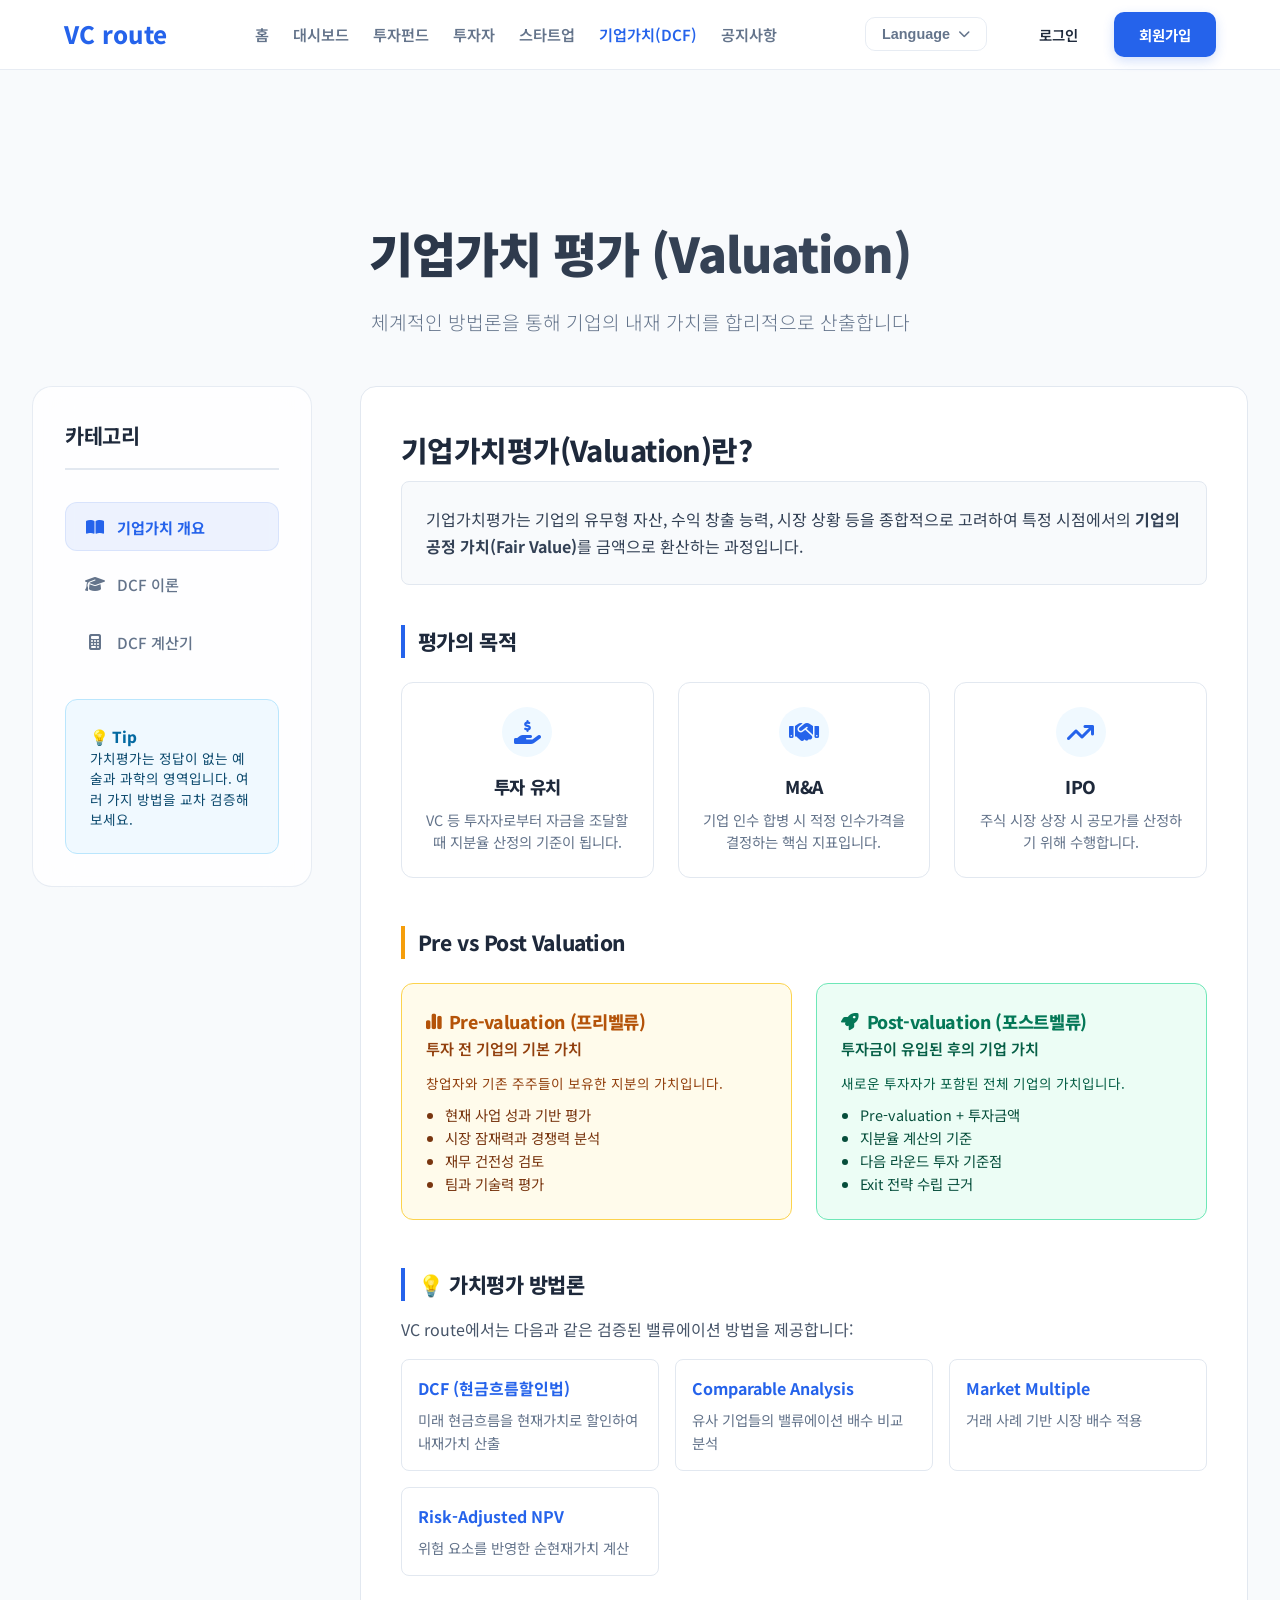
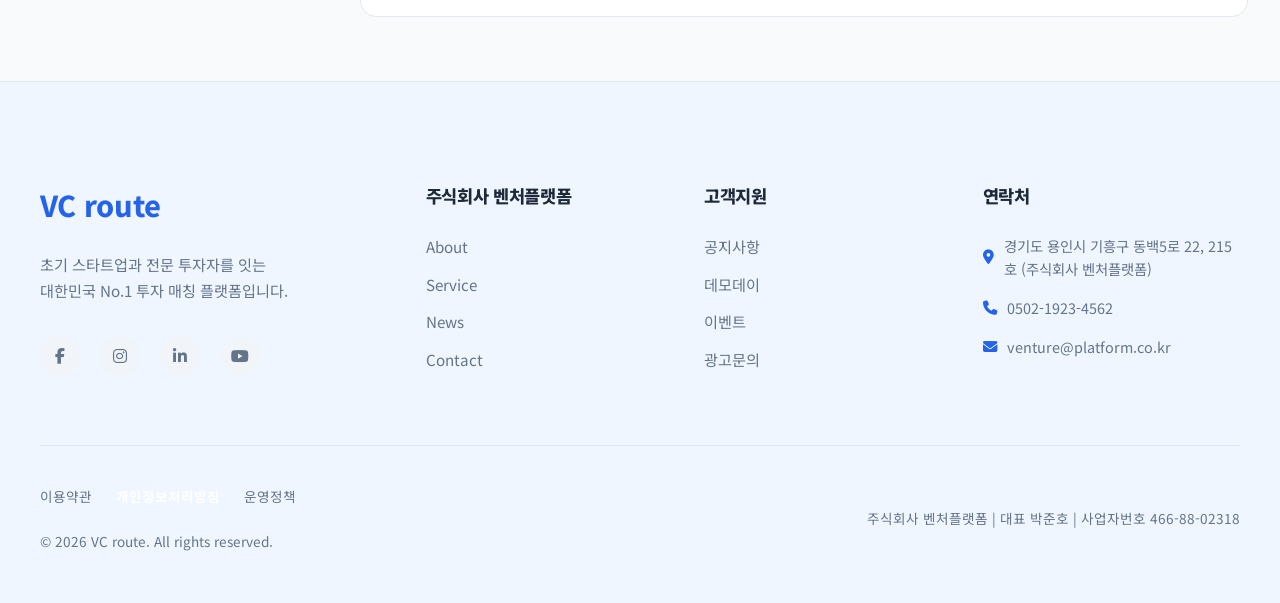
<file: frontend/DCF.html>
<!doctype html>
<html lang="ko">
  <head>
    <meta charset="UTF-8" />
    <meta name="viewport" content="width=device-width, initial-scale=1.0" />
    <title>기업가치(DCF) - VC route</title>
    <link rel="icon" type="image/png" href="image/favicon.png" />
    <link rel="preconnect" href="https://fonts.googleapis.com" />
    <link rel="preconnect" href="https://fonts.gstatic.com" crossorigin />
    <link
      href="https://fonts.googleapis.com/css2?family=JetBrains+Mono:wght@400;700&family=Noto+Sans+KR:wght@300;400;500;700;900&display=swap"
      rel="stylesheet"
    />
    <link
      rel="stylesheet"
      href="https://cdnjs.cloudflare.com/ajax/libs/font-awesome/6.4.0/css/all.min.css"
    />

    <link rel="stylesheet" href="css/style.css" />
    <link rel="stylesheet" href="css/investors.css" />
    <link rel="stylesheet" href="css/dcf.css" />
    <style>
      /* DCF Calculator Styles (admin.css style) */
      .calc-container {
        display: grid;
        grid-template-columns: 1fr 1fr;
        gap: 2rem;
      }
      .calc-input-section {
        background: #f8fafc;
        padding: 1.5rem;
        border-radius: 12px;
        border: 1px solid #e2e8f0;
      }
      .calc-result-section {
        background: white;
        border: 1px solid #e2e8f0;
        border-radius: 12px;
        padding: 1.5rem;
        box-shadow: 0 4px 6px -1px rgba(0, 0, 0, 0.05);
      }
      .input-group {
        margin-bottom: 1.2rem;
      }
      .input-group label {
        display: block;
        font-weight: 500;
        margin-bottom: 0.5rem;
        font-size: 0.9rem;
        color: #1e293b;
      }
      .input-group input {
        width: 100%;
        padding: 0.8rem;
        border: 1px solid #cbd5e1;
        border-radius: 8px;
        font-family: inherit;
        font-size: 1rem;
        transition: border-color 0.2s;
      }
      .input-group input:focus {
        outline: none;
        border-color: #2563eb;
        box-shadow: 0 0 0 3px rgba(37, 99, 235, 0.1);
      }
      .input-hint {
        font-size: 0.8rem;
        color: #64748b;
        margin-top: 0.3rem;
      }
      .btn-calculate {
        width: 100%;
        padding: 1rem;
        background: #2563eb;
        color: white;
        border: none;
        border-radius: 8px;
        font-size: 1rem;
        font-weight: 600;
        cursor: pointer;
        transition: background 0.2s;
        margin-top: 1rem;
      }
      .btn-calculate:hover {
        background: #1d4ed8;
      }
      .result-value {
        font-size: 2rem;
        font-weight: 800;
        color: #2563eb;
        margin: 1rem 0;
      }
      .result-row {
        display: flex;
        justify-content: space-between;
        padding: 0.8rem 0;
        border-bottom: 1px solid #f1f5f9;
        font-size: 0.95rem;
      }
      .result-row:last-child {
        border-bottom: none;
      }
      .result-label {
        color: #64748b;
      }
      @media (max-width: 900px) {
        .calc-container {
          grid-template-columns: 1fr;
        }
      }

      /* New Valuation Concepts Styles */
      .concept-grid {
        display: grid;
        grid-template-columns: repeat(auto-fit, minmax(280px, 1fr));
        gap: 1.5rem;
        margin-top: 1.5rem;
      }
      .concept-card {
        padding: 1.5rem;
        border-radius: 12px;
        transition: transform 0.2s;
      }
      .concept-card:hover {
        transform: translateY(-3px);
      }
      .concept-card.pre {
        background: #fffbeb;
        border: 1px solid #fcd34d;
      }
      .concept-card.post {
        background: #ecfdf5;
        border: 1px solid #6ee7b7;
      }
      .concept-card h4 {
        margin-top: 0;
        display: flex;
        align-items: center;
        gap: 0.5rem;
        font-size: 1.1rem;
      }
      .concept-card.pre h4 {
        color: #b45309;
      }
      .concept-card.post h4 {
        color: #047857;
      }

      .concept-desc {
        font-size: 0.95rem;
        font-weight: 600;
        margin-bottom: 0.8rem;
      }
      .concept-card.pre .concept-desc {
        color: #92400e;
      }
      .concept-card.post .concept-desc {
        color: #065f46;
      }

      .concept-list {
        padding-left: 1.2rem;
        margin-bottom: 0;
        font-size: 0.9rem;
        line-height: 1.6;
      }
      .concept-card.pre .concept-list {
        color: #78350f;
      }
      .concept-card.post .concept-list {
        color: #064e3b;
      }

      .method-grid {
        display: grid;
        grid-template-columns: repeat(auto-fit, minmax(250px, 1fr));
        gap: 1rem;
        margin-top: 1rem;
      }
      .method-item {
        background: white;
        border: 1px solid #e2e8f0;
        border-radius: 8px;
        padding: 1rem;
      }
      .method-item strong {
        display: block;
        color: #2563eb;
        margin-bottom: 0.4rem;
      }
      .method-item p {
        margin: 0;
        font-size: 0.9rem;
        color: #64748b;
      }
    </style>
  </head>
  <body>
    <!-- Header -->
    <header>
      <div class="header-container">
        <a href="index.html" class="logo">VC route</a>
        <nav>
          <ul class="nav-menu">
            <li><a href="index.html">홈</a></li>
            <li><a href="dashboard.html">대시보드</a></li>
            <li><a href="fund.html">투자펀드</a></li>
            <li><a href="investors.html">투자자</a></li>
            <li><a href="startups.html">스타트업</a></li>
            <li><a href="DCF.html" class="active">기업가치(DCF)</a></li>
            <li><a href="notice.html">공지사항</a></li>
          </ul>
        </nav>
        <div class="auth-buttons">
          <!-- Language Toggle -->
          <div class="lang-toggle" id="langToggle">
            <button class="lang-toggle-btn" onclick="toggleLangDropdown()">
              <span id="currentLang">Language</span>
              <i class="fa-solid fa-chevron-down"></i>
            </button>
            <div class="lang-dropdown">
              <button class="lang-dropdown-item active" onclick="selectLang('ko', '한국어(KOREA)')">한국어(KOREA)</button>
              <button class="lang-dropdown-item" onclick="selectLang('en', 'English')">English</button>
              <button class="lang-dropdown-item" onclick="selectLang('ja', '日本語')">日本語</button>
            </div>
          </div>
          <!-- auth.js -->
        </div>
      </div>
    </header>

    <!-- Main Content -->
    <main class="investors-page">
      <div class="page-header">
        <h1>기업가치 평가 (Valuation)</h1>
        <p>체계적인 방법론을 통해 기업의 내재 가치를 합리적으로 산출합니다</p>
      </div>

      <div class="investors-container">
        <!-- Sidebar -->
        <aside class="category-sidebar">
          <div class="sidebar-header">
            <h3>카테고리</h3>
          </div>
          <div class="dcf-menu">
            <button class="dcf-menu-item active" data-tab="overview">
              <i class="fa-solid fa-book-open"></i> 기업가치 개요
            </button>
            <button class="dcf-menu-item" data-tab="dcf-theory">
              <i class="fa-solid fa-graduation-cap"></i> DCF 이론
            </button>
            <button class="dcf-menu-item" data-tab="calculator">
              <i class="fa-solid fa-calculator"></i> DCF 계산기
            </button>
          </div>

          <div
            class="sidebar-info-box"
            style="
              margin-top: 2rem;
              background: #f0f9ff;
              padding: 1.5rem;
              border-radius: 12px;
              border: 1px solid #bae6fd;
            "
          >
            <h4 style="color: #0369a1; margin-top: 0; font-size: 0.95rem">
              💡 Tip
            </h4>
            <p
              style="
                font-size: 0.85rem;
                color: #0c4a6e;
                line-height: 1.5;
                margin-bottom: 0;
              "
            >
              가치평가는 정답이 없는 예술과 과학의 영역입니다. 여러 가지 방법을
              교차 검증해보세요.
            </p>
          </div>
        </aside>

        <!-- Content Area -->
        <div class="investors-content dcf-content-area">
          <!-- Tab 1: 기업가치 개요 -->
          <div id="overview" class="dcf-section active">
            <h2>기업가치평가(Valuation)란?</h2>
            <div class="content-box">
              <p>
                기업가치평가는 기업의 유무형 자산, 수익 창출 능력, 시장 상황
                등을 종합적으로 고려하여 특정 시점에서의
                <strong>기업의 공정 가치(Fair Value)</strong>를 금액으로
                환산하는 과정입니다.
              </p>
            </div>

            <h3>평가의 목적</h3>
            <div class="grid-cards">
              <div class="info-card">
                <div class="icon">
                  <i class="fa-solid fa-hand-holding-dollar"></i>
                </div>
                <h4>투자 유치</h4>
                <p>
                  VC 등 투자자로부터 자금을 조달할 때 지분율 산정의 기준이
                  됩니다.
                </p>
              </div>
              <div class="info-card">
                <div class="icon"><i class="fa-solid fa-handshake"></i></div>
                <h4>M&A</h4>
                <p>
                  기업 인수 합병 시 적정 인수가격을 결정하는 핵심 지표입니다.
                </p>
              </div>
              <div class="info-card">
                <div class="icon">
                  <i class="fa-solid fa-arrow-trend-up"></i>
                </div>
                <h4>IPO</h4>
                <p>주식 시장 상장 시 공모가를 산정하기 위해 수행합니다.</p>
              </div>
            </div>

            <!-- Pre vs Post Valuation -->
            <h3 style="margin-top: 3rem; border-left-color: #f59e0b">
              Pre vs Post Valuation
            </h3>
            <div class="concept-grid">
              <div class="concept-card pre">
                <h4>
                  <i class="fa-solid fa-chart-simple"></i> Pre-valuation
                  (프리벨류)
                </h4>
                <div class="concept-desc">투자 전 기업의 기본 가치</div>
                <p
                  style="
                    font-size: 0.85rem;
                    color: #92400e;
                    margin-bottom: 0.5rem;
                  "
                >
                  창업자와 기존 주주들이 보유한 지분의 가치입니다.
                </p>
                <ul class="concept-list">
                  <li>현재 사업 성과 기반 평가</li>
                  <li>시장 잠재력과 경쟁력 분석</li>
                  <li>재무 건전성 검토</li>
                  <li>팀과 기술력 평가</li>
                </ul>
              </div>
              <div class="concept-card post">
                <h4>
                  <i class="fa-solid fa-rocket"></i> Post-valuation (포스트벨류)
                </h4>
                <div class="concept-desc">투자금이 유입된 후의 기업 가치</div>
                <p
                  style="
                    font-size: 0.85rem;
                    color: #065f46;
                    margin-bottom: 0.5rem;
                  "
                >
                  새로운 투자자가 포함된 전체 기업의 가치입니다.
                </p>
                <ul class="concept-list">
                  <li>Pre-valuation + 투자금액</li>
                  <li>지분율 계산의 기준</li>
                  <li>다음 라운드 투자 기준점</li>
                  <li>Exit 전략 수립 근거</li>
                </ul>
              </div>
            </div>

            <!-- Methodology -->
            <h3 style="margin-top: 3rem; border-left-color: #2563eb">
              💡 가치평가 방법론
            </h3>
            <p style="color: #475569; margin-bottom: 1rem">
              VC route에서는 다음과 같은 검증된 밸류에이션 방법을 제공합니다:
            </p>

            <div class="method-grid">
              <div class="method-item">
                <strong>DCF (현금흐름할인법)</strong>
                <p>미래 현금흐름을 현재가치로 할인하여 내재가치 산출</p>
              </div>
              <div class="method-item">
                <strong>Comparable Analysis</strong>
                <p>유사 기업들의 밸류에이션 배수 비교 분석</p>
              </div>
              <div class="method-item">
                <strong>Market Multiple</strong>
                <p>거래 사례 기반 시장 배수 적용</p>
              </div>
              <div class="method-item">
                <strong>Risk-Adjusted NPV</strong>
                <p>위험 요소를 반영한 순현재가치 계산</p>
              </div>
            </div>
          </div>

          <!-- Tab 2: DCF Theory -->
          <div id="dcf-theory" class="dcf-section">
            <h2>DCF (현금흐름할인법)</h2>
            <div class="tag-line">Discounted Cash Flow Analysis</div>

            <div class="content-box highlight">
              <p>
                <strong>"오늘의 1억원은 10년 뒤의 1억원보다 가치있다."</strong
                ><br />
                기업이 미래에 벌어들일 현금흐름을 할인율(WACC)을 적용하여 현재
                가치로 환산하는 가장 정교한 수익 가치 평가 방법입니다.
              </p>
            </div>

            <h3>핵심 구성 요소</h3>
            <div class="formula-box">
              <div class="formula">Sum of PV = ∑ [ FCF / (1 + r)^n ]</div>
            </div>

            <div class="process-steps">
              <div class="step">
                <span class="step-num">1</span>
                <h4>FCF (잉여현금흐름)</h4>
                <p>
                  기업이 영업활동을 통해 벌어들인 현금 중 투자비용 등을 제외하고
                  실제 자유롭게 사용할 수 있는 현금
                </p>
              </div>
              <div class="step">
                <span class="step-num">2</span>
                <h4>WACC (가중평균자본비용)</h4>
                <p>
                  주주자본비용과 타인자본비용(부채)을 가중 평균한 값으로, 미래
                  현금흐름의 리스크를 반영한 할인율
                </p>
              </div>
              <div class="step">
                <span class="step-num">3</span>
                <h4>Terminal Value (영구가치)</h4>
                <p>
                  추정 기간 이후 기업이 영구적으로 존속한다고 가정했을 때의 가치
                </p>
              </div>
            </div>

            <div style="text-align: center; margin-top: 3rem">
              <button
                class="btn-calculate"
                onclick="switchTab('calculator')"
                style="max-width: 300px"
              >
                DCF 계산기 바로가기 <i class="fa-solid fa-arrow-right"></i>
              </button>
            </div>
          </div>

          <!-- Tab 3: DCF Calculator -->
          <div id="calculator" class="dcf-section">
            <h2>DCF 계산기</h2>
            <p style="color: #64748b; margin-bottom: 2rem">
              간단한 재무 정보를 입력하여 기업가치를 추정해보세요.
            </p>

            <div class="calc-container">
              <!-- Input Section -->
              <div class="calc-input-section">
                <h3
                  style="
                    margin-top: 0;
                    border: none;
                    padding: 0;
                    font-size: 1.1rem;
                    margin-bottom: 1.5rem;
                  "
                >
                  변수 입력
                </h3>

                <!-- FCF Components -->
                <div
                  style="
                    background: white;
                    padding: 1rem;
                    border-radius: 8px;
                    border: 1px solid #e2e8f0;
                    margin-bottom: 1.5rem;
                  "
                >
                  <h4
                    style="
                      margin-top: 0;
                      margin-bottom: 1rem;
                      font-size: 0.95rem;
                      color: #475569;
                    "
                  >
                    1. 초기 FCF 산출 (단위: 원)
                  </h4>

                  <div class="input-group">
                    <label>영업이익 (Operating Profit)</label>
                    <input
                      type="number"
                      id="operatingProfit"
                      placeholder="예: 100,000,000"
                      oninput="updateFCF()"
                    />
                  </div>

                  <div class="input-group">
                    <label>감가상각비</label>
                    <input
                      type="number"
                      id="depreciation"
                      placeholder="예: 10,000,000"
                      oninput="updateFCF()"
                    />
                  </div>

                  <div class="input-group">
                    <label>법인세율 (Tax Rate %)</label>
                    <input
                      type="number"
                      id="taxRate"
                      placeholder="예: 19"
                      value="19"
                      oninput="updateFCF()"
                    />
                    <div class="input-hint">영업이익에 적용될 예상 세율</div>
                  </div>

                  <div
                    style="
                      text-align: right;
                      font-size: 0.9rem;
                      color: #2563eb;
                      font-weight: 600;
                    "
                  >
                    추정 FCF: <span id="calculatedFCF">0</span> 원
                  </div>
                </div>

                <div class="input-group">
                  <label>향후 5년 연평균 성장률 (%)</label>
                  <input
                    type="number"
                    id="growthRate"
                    placeholder="예: 15"
                    value="15"
                  />
                  <div class="input-hint">초기 고속 성장 단계의 성장률</div>
                </div>

                <div class="input-group">
                  <label>영구 성장률 (%)</label>
                  <input
                    type="number"
                    id="terminalGrowthRate"
                    placeholder="예: 2"
                    value="2"
                    step="0.1"
                  />
                  <div class="input-hint">
                    안정기 이후의 물가상승률 수준 (보통 1~2%)
                  </div>
                </div>

                <div class="input-group">
                  <label>할인율 (WACC) (%)</label>
                  <input
                    type="number"
                    id="discountRate"
                    placeholder="예: 10"
                    value="10"
                    step="0.1"
                  />
                  <div class="input-hint">
                    스타트업의 경우 리스크를 고려하여 15~25% 적용 권장
                  </div>
                </div>

                <div class="input-group">
                  <label>총 발행 주식수 (주)</label>
                  <input
                    type="number"
                    id="totalShares"
                    placeholder="예: 100,000"
                    value="20000"
                  />
                  <div class="input-hint">
                    주당 가치 계산을 위해 필요합니다.
                  </div>
                </div>

                <button class="btn-calculate" onclick="calculateDCF()">
                  <i class="fa-solid fa-calculator"></i> 계산하기
                </button>
              </div>

              <!-- Result Section -->
              <div class="calc-result-section">
                <h3
                  style="
                    margin-top: 0;
                    border: none;
                    padding: 0;
                    font-size: 1.1rem;
                    margin-bottom: 1.5rem;
                  "
                >
                  계산 결과
                </h3>

                <div style="text-align: center; margin-bottom: 2rem">
                  <div class="result-label">
                    추정 기업가치 (Enterprise Value)
                  </div>
                  <div class="result-value" id="finalEV">- 원</div>
                  <div
                    style="
                      font-size: 0.9rem;
                      color: #64748b;
                      margin-top: 0.5rem;
                    "
                  >
                    주당 가치:
                    <strong id="perShareValue" style="color: #0f172a"
                      >- 원</strong
                    >
                  </div>
                </div>

                <div class="result-row">
                  <span class="result-label"
                    >향후 5년 현금흐름 현가합 (PV of FCF)</span
                  >
                  <span id="pvSum">- 원</span>
                </div>
                <div class="result-row">
                  <span class="result-label"
                    >영구가치 현가 (PV of Terminal Value)</span
                  >
                  <span id="pvTV">- 원</span>
                </div>

                <div
                  style="
                    margin-top: 2rem;
                    padding-top: 1rem;
                    border-top: 1px dashed #e2e8f0;
                  "
                >
                  <h4 style="font-size: 0.95rem; margin-bottom: 1rem">
                    연도별 추정 (원)
                  </h4>
                  <div style="overflow-x: auto">
                    <table
                      style="
                        width: 100%;
                        font-size: 0.85rem;
                        border-collapse: collapse;
                        text-align: center;
                      "
                    >
                      <thead>
                        <tr style="background: #f8fafc; color: #64748b">
                          <th style="padding: 8px">Year 1</th>
                          <th style="padding: 8px">Year 2</th>
                          <th style="padding: 8px">Year 3</th>
                          <th style="padding: 8px">Year 4</th>
                          <th style="padding: 8px">Year 5</th>
                        </tr>
                      </thead>
                      <tbody id="forecastTableBody">
                        <tr>
                          <td colspan="5" style="padding: 1rem; color: #94a3b8">
                            계산 버튼을 눌러주세요
                          </td>
                        </tr>
                      </tbody>
                    </table>
                  </div>
                </div>
              </div>
            </div>
          </div>
        </div>
      </div>
    </main>

    <!-- Footer -->
    <footer>
      <div class="footer-container">
        <div class="footer-top">
          <div class="footer-brand">
            <a href="index.html" class="logo">VC route</a>
            <p>
              초기 스타트업과 전문 투자자를 잇는<br />대한민국 No.1 투자 매칭
              플랫폼입니다.
            </p>
            <div class="footer-social">
              <a href="#"><i class="fa-brands fa-facebook-f"></i></a>
              <a href="#"><i class="fa-brands fa-instagram"></i></a>
              <a href="#"><i class="fa-brands fa-linkedin-in"></i></a>
              <a href="#"><i class="fa-brands fa-youtube"></i></a>
            </div>
          </div>
          <div class="footer-links">
            <h4>주식회사 벤처플랫폼</h4>
            <ul>
              <li>
                <a href="https://ventureplatform.biz/about.html" target="_blank"
                  >About</a
                >
              </li>
              <li>
                <a
                  href="https://ventureplatform.biz/service.html"
                  target="_blank"
                  >Service</a
                >
              </li>
              <li>
                <a href="https://ventureplatform.biz/news.html" target="_blank"
                  >News</a
                >
              </li>
              <li>
                <a
                  href="https://ventureplatform.biz/contact.html"
                  target="_blank"
                  >Contact</a
                >
              </li>
            </ul>
          </div>
          <div class="footer-links">
            <h4>고객지원</h4>
            <ul>
              <li><a href="notice.html">공지사항</a></li>
              <li><a href="notice.html?category=update">데모데이</a></li>
              <li><a href="notice.html?category=event">이벤트</a></li>
              <li>
                <a href="mailto:venture@ventureplatform.co.kr">광고문의</a>
              </li>
            </ul>
          </div>
          <div class="footer-contact">
            <h4>연락처</h4>
            <p>
              <i class="fa-solid fa-location-dot"></i> 경기도 용인시 기흥구
              동백5로 22, 215호 (주식회사 벤처플랫폼)
            </p>
            <p><i class="fa-solid fa-phone"></i> 0502-1923-4562</p>
            <p><i class="fa-solid fa-envelope"></i> venture@platform.co.kr</p>
          </div>
        </div>
        <div class="footer-bottom">
          <div class="footer-info">
            <div class="legal-links">
              <a href="#">이용약관</a>
              <a href="#" style="font-weight: 700; color: white"
                >개인정보처리방침</a
              >
              <a href="#">운영정책</a>
            </div>
            <p>&copy; 2026 VC route. All rights reserved.</p>
          </div>
          <p>주식회사 벤처플랫폼 | 대표 박준호 | 사업자번호 466-88-02318</p>
        </div>
      </div>
    </footer>

    <script src="js/config.js"></script>
    <script src="js/script.js"></script>
    <script src="js/auth.js"></script>
    <script src="js/dcf.js"></script>
  </body>
</html>
</file>
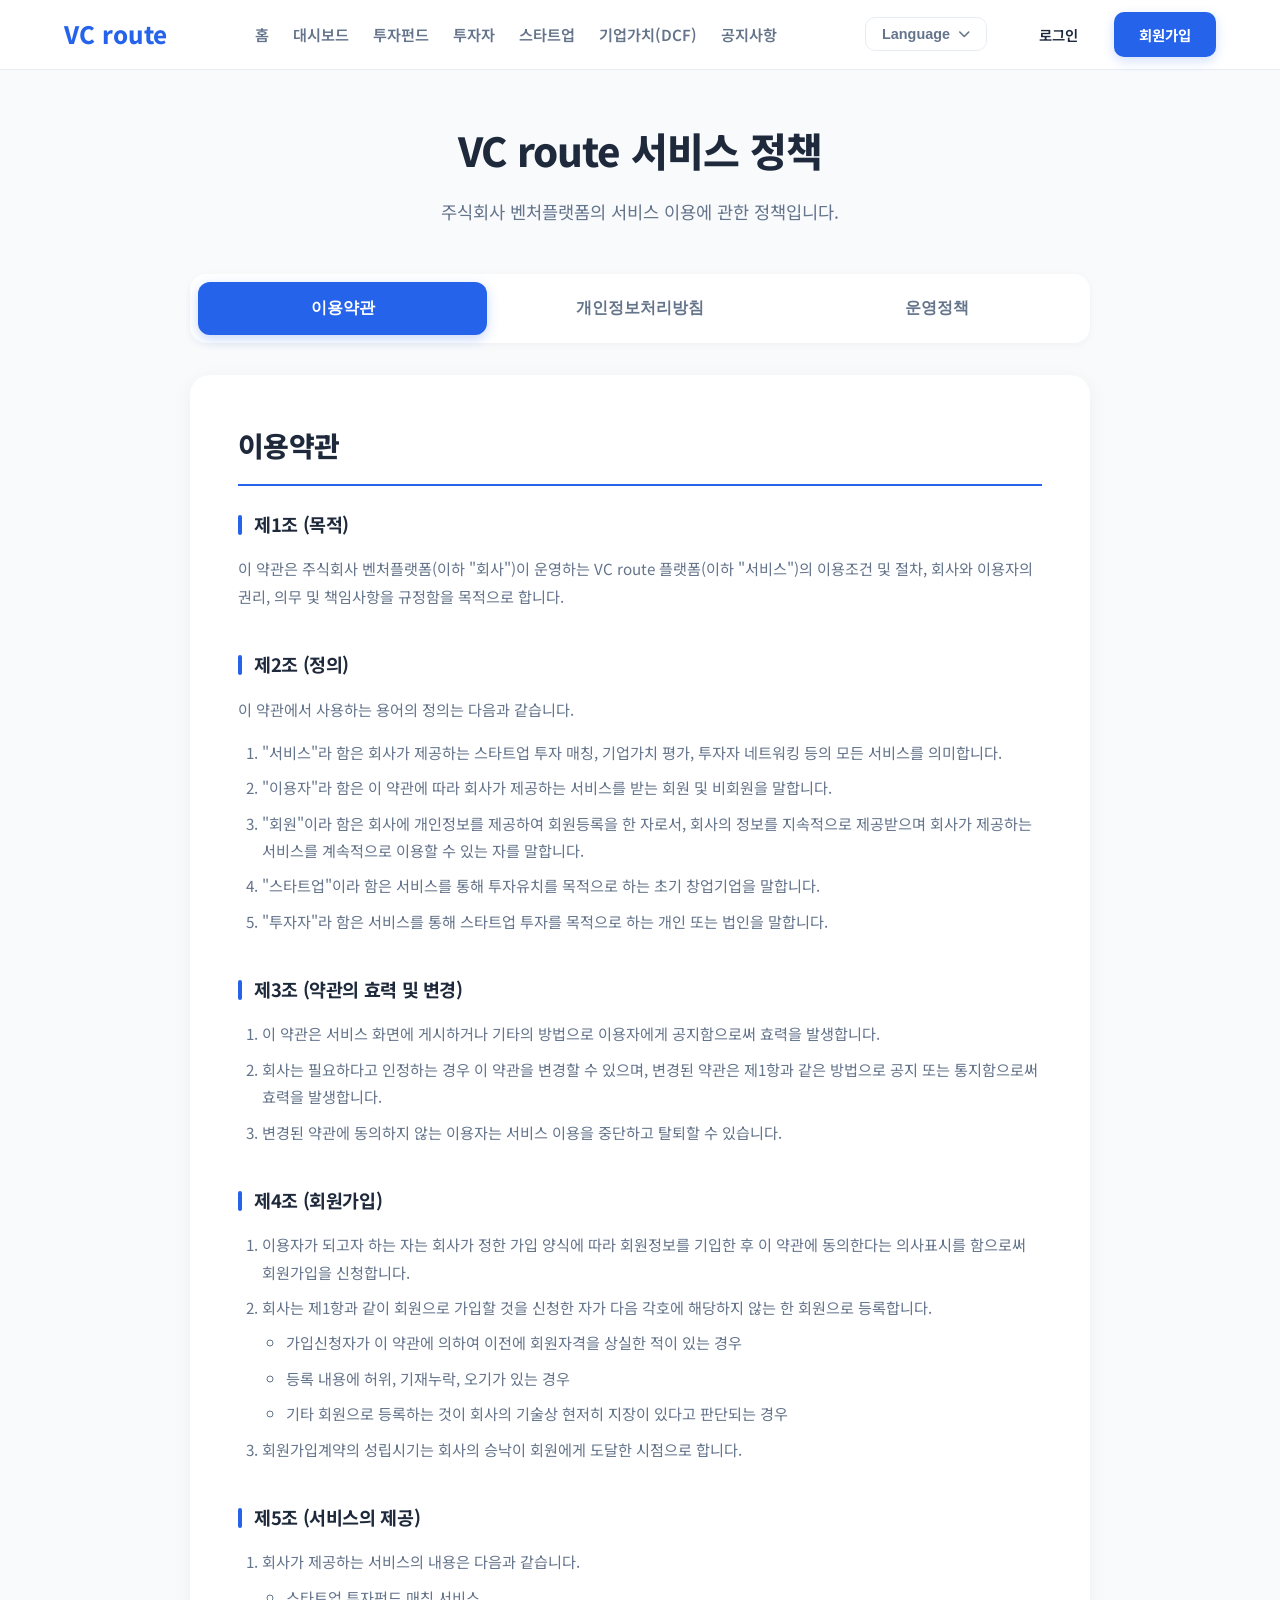
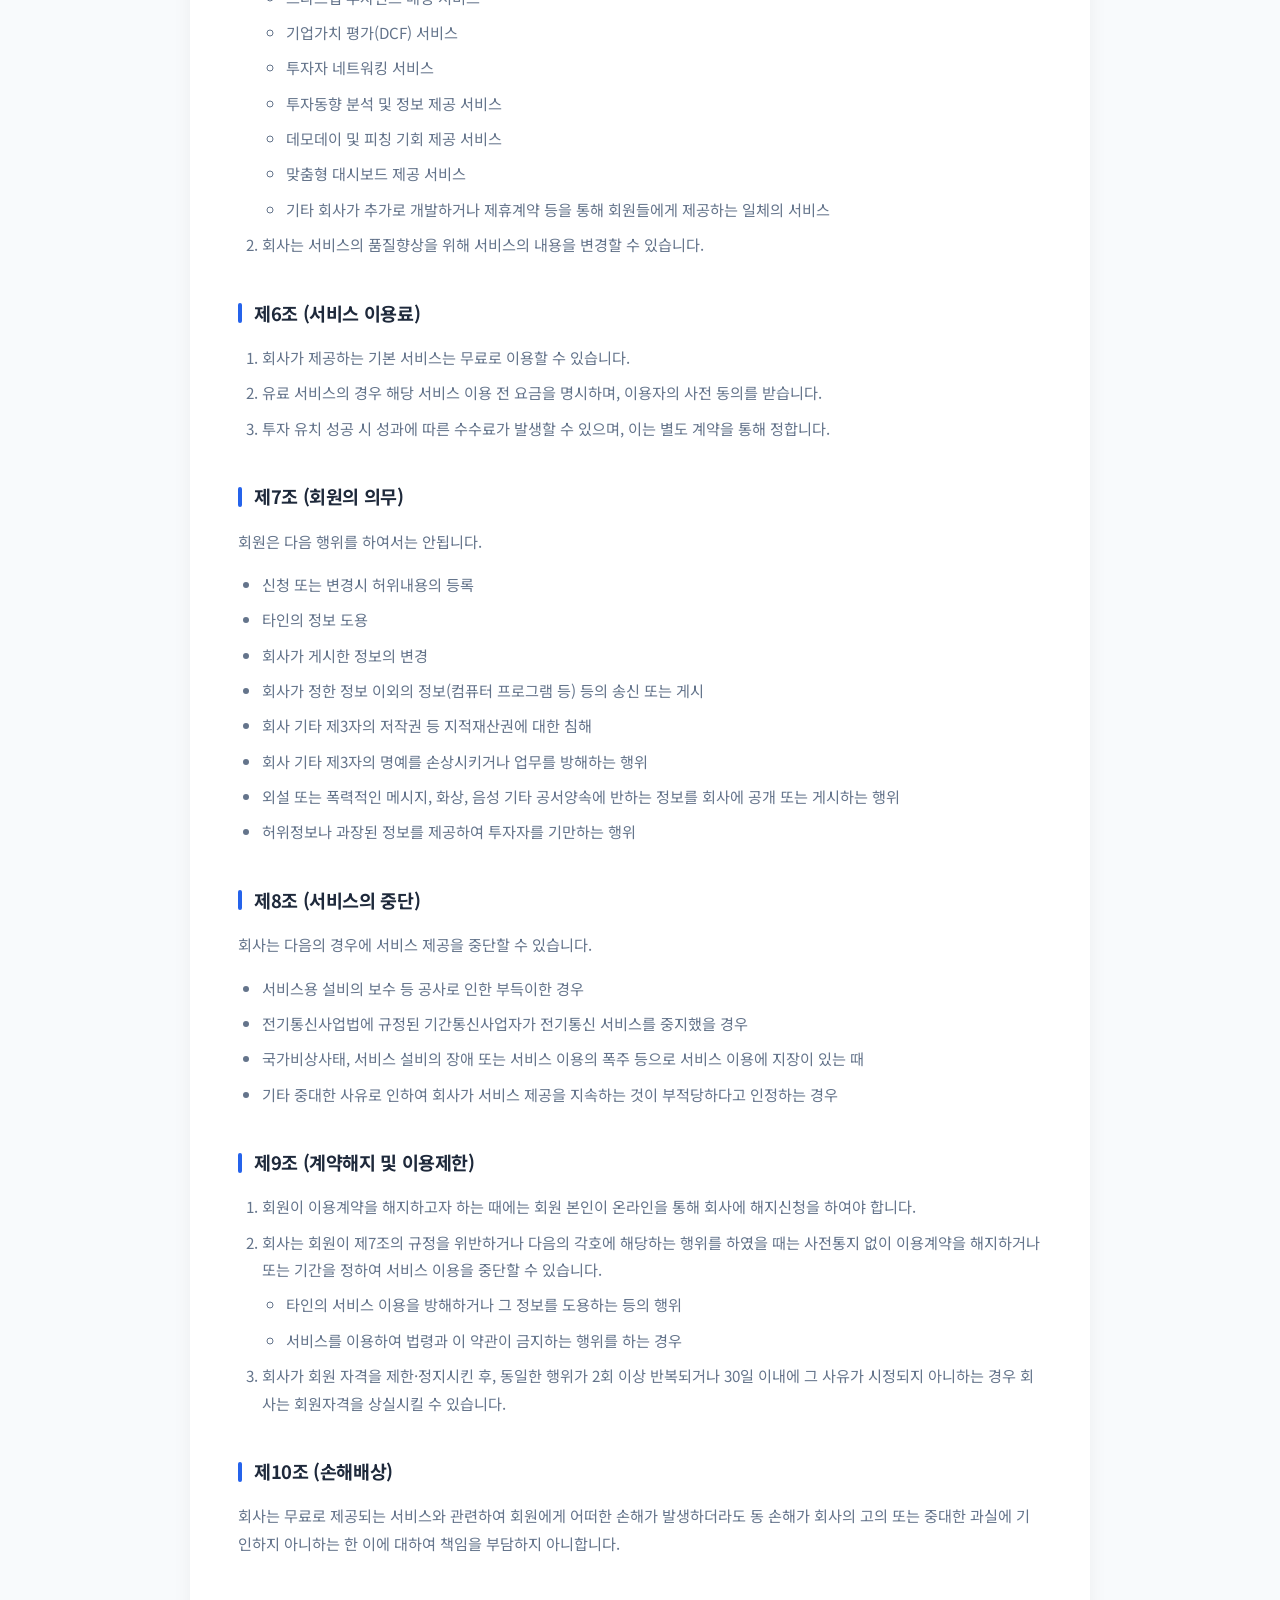
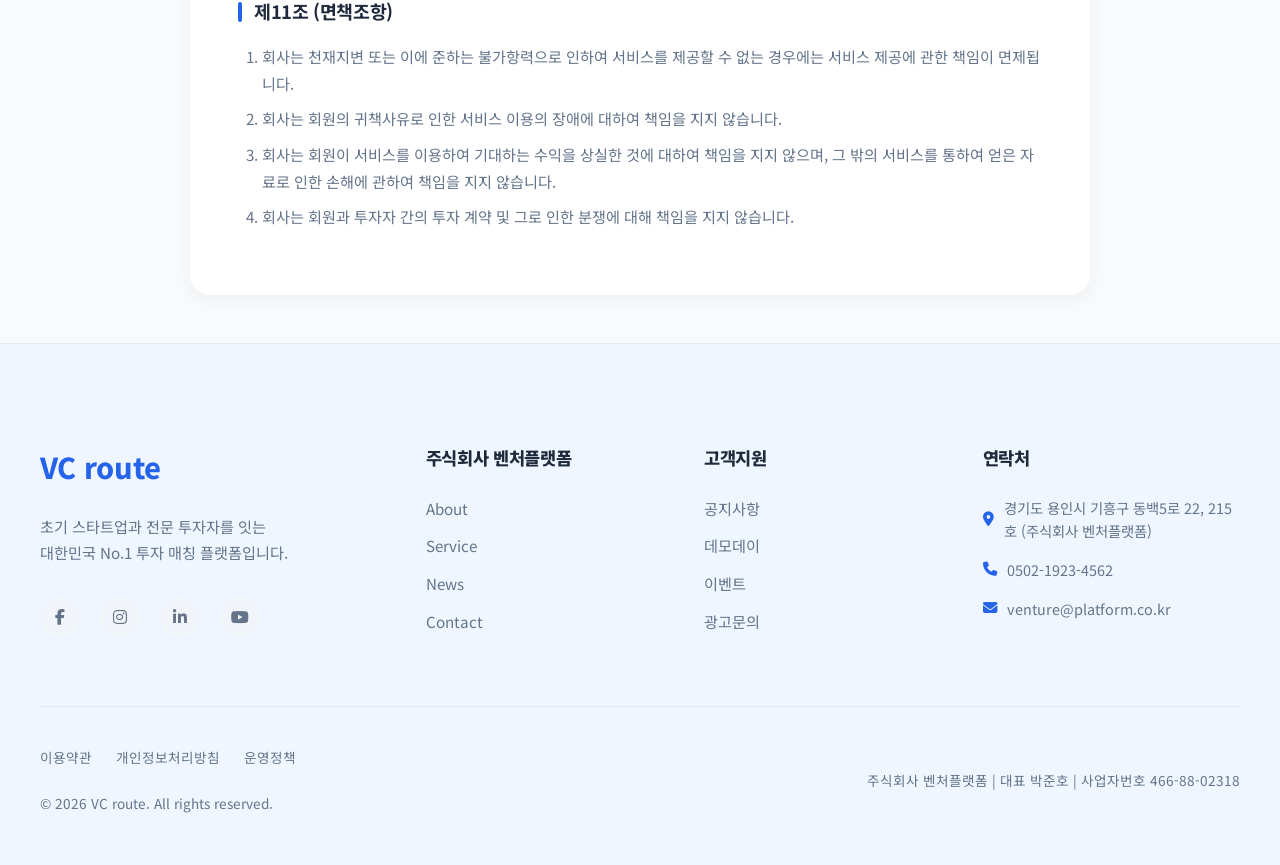
<file: frontend/legal.html>
<!doctype html>
<html lang="ko">
  <head>
    <meta charset="UTF-8" />
    <meta name="viewport" content="width=device-width, initial-scale=1.0" />
    <title>서비스 정책 - VC route</title>
    <link rel="icon" type="image/png" href="image/favicon.png" />
    <link rel="preconnect" href="https://fonts.googleapis.com" />
    <link rel="preconnect" href="https://fonts.gstatic.com" crossorigin />
    <link
      href="https://fonts.googleapis.com/css2?family=JetBrains+Mono:wght@400;700&family=Noto+Sans+KR:wght@300;400;500;700;900&display=swap"
      rel="stylesheet"
    />
    <link
      rel="stylesheet"
      href="https://cdnjs.cloudflare.com/ajax/libs/font-awesome/6.4.0/css/all.min.css"
    />
    <link rel="stylesheet" href="css/style.css" />
    <link rel="stylesheet" href="css/legal.css" />
  </head>
  <body>
    <!-- Header -->
    <header>
      <div class="header-container">
        <a href="index.html" class="logo">VC route</a>
        <nav>
          <ul class="nav-menu">
            <li><a href="index.html">홈</a></li>
            <li><a href="dashboard.html">대시보드</a></li>
            <li><a href="fund.html">투자펀드</a></li>
            <li><a href="investors.html">투자자</a></li>
            <li><a href="startups.html">스타트업</a></li>
            <li><a href="DCF.html">기업가치(DCF)</a></li>
            <li><a href="notice.html">공지사항</a></li>
          </ul>
        </nav>
        <div class="auth-buttons">
          <div class="lang-toggle" id="langToggle">
            <button class="lang-toggle-btn" onclick="toggleLangDropdown()">
              <span id="currentLang">Language</span>
              <i class="fa-solid fa-chevron-down"></i>
            </button>
            <div class="lang-dropdown">
              <button class="lang-dropdown-item active" onclick="selectLang('ko', '한국어(KOREA)')">한국어(KOREA)</button>
              <button class="lang-dropdown-item" onclick="selectLang('en', 'English')">English</button>
              <button class="lang-dropdown-item" onclick="selectLang('ja', '日本語')">日本語</button>
            </div>
          </div>
        </div>
      </div>
    </header>

    <!-- Legal Page Content -->
    <main class="legal-page">
      <div class="legal-container">
        <div class="legal-header">
          <h1>VC route 서비스 정책</h1>
          <p>주식회사 벤처플랫폼의 서비스 이용에 관한 정책입니다.</p>
        </div>

        <!-- Tab Navigation -->
        <div class="legal-tabs">
          <button class="legal-tab active" data-tab="terms">이용약관</button>
          <button class="legal-tab" data-tab="privacy">개인정보처리방침</button>
          <button class="legal-tab" data-tab="policy">운영정책</button>
        </div>

        <!-- Tab Contents -->
        <div class="legal-content">
          <!-- 이용약관 -->
          <div class="legal-panel active" id="terms">
            <h2>이용약관</h2>

            <section class="legal-section">
              <h3>제1조 (목적)</h3>
              <p>이 약관은 주식회사 벤처플랫폼(이하 "회사")이 운영하는 VC route 플랫폼(이하 "서비스")의 이용조건 및 절차, 회사와 이용자의 권리, 의무 및 책임사항을 규정함을 목적으로 합니다.</p>
            </section>

            <section class="legal-section">
              <h3>제2조 (정의)</h3>
              <p>이 약관에서 사용하는 용어의 정의는 다음과 같습니다.</p>
              <ol>
                <li>"서비스"라 함은 회사가 제공하는 스타트업 투자 매칭, 기업가치 평가, 투자자 네트워킹 등의 모든 서비스를 의미합니다.</li>
                <li>"이용자"라 함은 이 약관에 따라 회사가 제공하는 서비스를 받는 회원 및 비회원을 말합니다.</li>
                <li>"회원"이라 함은 회사에 개인정보를 제공하여 회원등록을 한 자로서, 회사의 정보를 지속적으로 제공받으며 회사가 제공하는 서비스를 계속적으로 이용할 수 있는 자를 말합니다.</li>
                <li>"스타트업"이라 함은 서비스를 통해 투자유치를 목적으로 하는 초기 창업기업을 말합니다.</li>
                <li>"투자자"라 함은 서비스를 통해 스타트업 투자를 목적으로 하는 개인 또는 법인을 말합니다.</li>
              </ol>
            </section>

            <section class="legal-section">
              <h3>제3조 (약관의 효력 및 변경)</h3>
              <ol>
                <li>이 약관은 서비스 화면에 게시하거나 기타의 방법으로 이용자에게 공지함으로써 효력을 발생합니다.</li>
                <li>회사는 필요하다고 인정하는 경우 이 약관을 변경할 수 있으며, 변경된 약관은 제1항과 같은 방법으로 공지 또는 통지함으로써 효력을 발생합니다.</li>
                <li>변경된 약관에 동의하지 않는 이용자는 서비스 이용을 중단하고 탈퇴할 수 있습니다.</li>
              </ol>
            </section>

            <section class="legal-section">
              <h3>제4조 (회원가입)</h3>
              <ol>
                <li>이용자가 되고자 하는 자는 회사가 정한 가입 양식에 따라 회원정보를 기입한 후 이 약관에 동의한다는 의사표시를 함으로써 회원가입을 신청합니다.</li>
                <li>회사는 제1항과 같이 회원으로 가입할 것을 신청한 자가 다음 각호에 해당하지 않는 한 회원으로 등록합니다.
                  <ul>
                    <li>가입신청자가 이 약관에 의하여 이전에 회원자격을 상실한 적이 있는 경우</li>
                    <li>등록 내용에 허위, 기재누락, 오기가 있는 경우</li>
                    <li>기타 회원으로 등록하는 것이 회사의 기술상 현저히 지장이 있다고 판단되는 경우</li>
                  </ul>
                </li>
                <li>회원가입계약의 성립시기는 회사의 승낙이 회원에게 도달한 시점으로 합니다.</li>
              </ol>
            </section>

            <section class="legal-section">
              <h3>제5조 (서비스의 제공)</h3>
              <ol>
                <li>회사가 제공하는 서비스의 내용은 다음과 같습니다.
                  <ul>
                    <li>스타트업 투자펀드 매칭 서비스</li>
                    <li>기업가치 평가(DCF) 서비스</li>
                    <li>투자자 네트워킹 서비스</li>
                    <li>투자동향 분석 및 정보 제공 서비스</li>
                    <li>데모데이 및 피칭 기회 제공 서비스</li>
                    <li>맞춤형 대시보드 제공 서비스</li>
                    <li>기타 회사가 추가로 개발하거나 제휴계약 등을 통해 회원들에게 제공하는 일체의 서비스</li>
                  </ul>
                </li>
                <li>회사는 서비스의 품질향상을 위해 서비스의 내용을 변경할 수 있습니다.</li>
              </ol>
            </section>

            <section class="legal-section">
              <h3>제6조 (서비스 이용료)</h3>
              <ol>
                <li>회사가 제공하는 기본 서비스는 무료로 이용할 수 있습니다.</li>
                <li>유료 서비스의 경우 해당 서비스 이용 전 요금을 명시하며, 이용자의 사전 동의를 받습니다.</li>
                <li>투자 유치 성공 시 성과에 따른 수수료가 발생할 수 있으며, 이는 별도 계약을 통해 정합니다.</li>
              </ol>
            </section>

            <section class="legal-section">
              <h3>제7조 (회원의 의무)</h3>
              <p>회원은 다음 행위를 하여서는 안됩니다.</p>
              <ul>
                <li>신청 또는 변경시 허위내용의 등록</li>
                <li>타인의 정보 도용</li>
                <li>회사가 게시한 정보의 변경</li>
                <li>회사가 정한 정보 이외의 정보(컴퓨터 프로그램 등) 등의 송신 또는 게시</li>
                <li>회사 기타 제3자의 저작권 등 지적재산권에 대한 침해</li>
                <li>회사 기타 제3자의 명예를 손상시키거나 업무를 방해하는 행위</li>
                <li>외설 또는 폭력적인 메시지, 화상, 음성 기타 공서양속에 반하는 정보를 회사에 공개 또는 게시하는 행위</li>
                <li>허위정보나 과장된 정보를 제공하여 투자자를 기만하는 행위</li>
              </ul>
            </section>

            <section class="legal-section">
              <h3>제8조 (서비스의 중단)</h3>
              <p>회사는 다음의 경우에 서비스 제공을 중단할 수 있습니다.</p>
              <ul>
                <li>서비스용 설비의 보수 등 공사로 인한 부득이한 경우</li>
                <li>전기통신사업법에 규정된 기간통신사업자가 전기통신 서비스를 중지했을 경우</li>
                <li>국가비상사태, 서비스 설비의 장애 또는 서비스 이용의 폭주 등으로 서비스 이용에 지장이 있는 때</li>
                <li>기타 중대한 사유로 인하여 회사가 서비스 제공을 지속하는 것이 부적당하다고 인정하는 경우</li>
              </ul>
            </section>

            <section class="legal-section">
              <h3>제9조 (계약해지 및 이용제한)</h3>
              <ol>
                <li>회원이 이용계약을 해지하고자 하는 때에는 회원 본인이 온라인을 통해 회사에 해지신청을 하여야 합니다.</li>
                <li>회사는 회원이 제7조의 규정을 위반하거나 다음의 각호에 해당하는 행위를 하였을 때는 사전통지 없이 이용계약을 해지하거나 또는 기간을 정하여 서비스 이용을 중단할 수 있습니다.
                  <ul>
                    <li>타인의 서비스 이용을 방해하거나 그 정보를 도용하는 등의 행위</li>
                    <li>서비스를 이용하여 법령과 이 약관이 금지하는 행위를 하는 경우</li>
                  </ul>
                </li>
                <li>회사가 회원 자격을 제한·정지시킨 후, 동일한 행위가 2회 이상 반복되거나 30일 이내에 그 사유가 시정되지 아니하는 경우 회사는 회원자격을 상실시킬 수 있습니다.</li>
              </ol>
            </section>

            <section class="legal-section">
              <h3>제10조 (손해배상)</h3>
              <p>회사는 무료로 제공되는 서비스와 관련하여 회원에게 어떠한 손해가 발생하더라도 동 손해가 회사의 고의 또는 중대한 과실에 기인하지 아니하는 한 이에 대하여 책임을 부담하지 아니합니다.</p>
            </section>

            <section class="legal-section">
              <h3>제11조 (면책조항)</h3>
              <ol>
                <li>회사는 천재지변 또는 이에 준하는 불가항력으로 인하여 서비스를 제공할 수 없는 경우에는 서비스 제공에 관한 책임이 면제됩니다.</li>
                <li>회사는 회원의 귀책사유로 인한 서비스 이용의 장애에 대하여 책임을 지지 않습니다.</li>
                <li>회사는 회원이 서비스를 이용하여 기대하는 수익을 상실한 것에 대하여 책임을 지지 않으며, 그 밖의 서비스를 통하여 얻은 자료로 인한 손해에 관하여 책임을 지지 않습니다.</li>
                <li>회사는 회원과 투자자 간의 투자 계약 및 그로 인한 분쟁에 대해 책임을 지지 않습니다.</li>
              </ol>
            </section>
          </div>

          <!-- 개인정보처리방침 -->
          <div class="legal-panel" id="privacy">
            <h2>개인정보처리방침</h2>
            <p class="legal-intro">주식회사 벤처플랫폼(이하 "회사")은 개인정보보호법에 따라 이용자의 개인정보 보호 및 권익을 보호하고 개인정보와 관련한 이용자의 고충을 원활하게 처리할 수 있도록 다음과 같은 처리방침을 두고 있습니다.</p>

            <section class="legal-section">
              <h3>제1조 (개인정보의 처리 목적)</h3>
              <p>회사는 다음의 목적을 위하여 개인정보를 처리합니다. 처리하고 있는 개인정보는 다음의 목적 이외의 용도로는 이용되지 않으며 이용 목적이 변경되는 경우에는 개인정보보호법 제18조에 따라 별도의 동의를 받는 등 필요한 조치를 이행할 예정입니다.</p>
              <ul>
                <li><strong>회원가입 및 관리:</strong> 회원 가입의사 확인, 회원제 서비스 제공에 따른 본인 식별·인증</li>
                <li><strong>서비스 제공:</strong> 스타트업 투자매칭, 기업가치 평가, 투자자 네트워킹 서비스 제공</li>
                <li><strong>고객 상담:</strong> 민원사무 처리, 공지사항 전달</li>
                <li><strong>마케팅 활용:</strong> 신규 서비스 개발 및 맞춤 서비스 제공, 이벤트 및 광고성 정보 제공 및 참여기회 제공</li>
              </ul>
            </section>

            <section class="legal-section">
              <h3>제2조 (개인정보의 처리 및 보유 기간)</h3>
              <ol>
                <li>회사는 법령에 따른 개인정보 보유·이용기간 또는 정보주체로부터 개인정보를 수집시에 동의받은 개인정보 보유·이용기간 내에서 개인정보를 처리·보유합니다.</li>
                <li>각각의 개인정보 처리 및 보유 기간은 다음과 같습니다.
                  <ul>
                    <li>회원가입 및 관리: 회원 탈퇴시까지</li>
                    <li>서비스 제공: 서비스 이용계약 종료시까지</li>
                    <li>관련 법령에 의한 보유: 전자상거래 등에서의 소비자보호에 관한 법률 등에 따라 5년간 보관</li>
                  </ul>
                </li>
              </ol>
            </section>

            <section class="legal-section">
              <h3>제3조 (처리하는 개인정보의 항목)</h3>
              <p>회사는 다음의 개인정보 항목을 처리하고 있습니다.</p>
              <ol>
                <li><strong>필수항목:</strong> 성명, 이메일, 전화번호, 회사명, 직책</li>
                <li><strong>선택항목:</strong> 프로필 사진, 회사 소개, 사업 분야</li>
                <li><strong>자동 수집 항목:</strong> 접속 IP 정보, 쿠키, 서비스 이용 기록</li>
              </ol>
            </section>

            <section class="legal-section">
              <h3>제4조 (개인정보의 제3자 제공)</h3>
              <ol>
                <li>회사는 정보주체의 동의, 법률의 특별한 규정 등 개인정보보호법 제17조 및 제18조에 해당하는 경우에만 개인정보를 제3자에게 제공합니다.</li>
                <li>투자매칭 서비스 제공을 위해 스타트업과 투자자 간 필요 최소한의 정보를 상호 제공할 수 있으며, 이는 사전에 동의를 받습니다.</li>
              </ol>
            </section>

            <section class="legal-section">
              <h3>제5조 (개인정보의 파기)</h3>
              <ol>
                <li>회사는 개인정보 보유기간의 경과, 처리목적 달성 등 개인정보가 불필요하게 되었을 때에는 지체 없이 해당 개인정보를 파기합니다.</li>
                <li>파기방법은 다음과 같습니다.
                  <ul>
                    <li>전자적 파일 형태의 정보: 기록을 재생할 수 없는 기술적 방법을 사용하여 삭제</li>
                    <li>종이에 출력된 개인정보: 분쇄기로 분쇄하거나 소각</li>
                  </ul>
                </li>
              </ol>
            </section>

            <section class="legal-section">
              <h3>제6조 (정보주체의 권리·의무 및 그 행사방법)</h3>
              <p>정보주체는 회사에 대해 언제든지 다음 각 호의 개인정보 보호 관련 권리를 행사할 수 있습니다.</p>
              <ul>
                <li>개인정보 처리현황 통지요구</li>
                <li>개인정보 열람요구</li>
                <li>개인정보 정정·삭제요구</li>
                <li>개인정보 처리정지요구</li>
              </ul>
            </section>

            <section class="legal-section">
              <h3>제7조 (개인정보 보호책임자)</h3>
              <p>회사는 개인정보 처리에 관한 업무를 총괄해서 책임지고, 개인정보 처리와 관련한 정보주체의 불만처리 및 피해구제 등을 위하여 아래와 같이 개인정보 보호책임자를 지정하고 있습니다.</p>
              <div class="contact-info">
                <p><strong>개인정보보호책임자:</strong> 박준호</p>
                <p><strong>연락처:</strong> 0502-1923-4562</p>
                <p><strong>이메일:</strong> venture@ventureplatform.co.kr</p>
              </div>
            </section>
          </div>

          <!-- 운영정책 -->
          <div class="legal-panel" id="policy">
            <h2>운영정책</h2>
            <p class="legal-intro">VC route는 건전하고 신뢰할 수 있는 투자 생태계 조성을 위해 다음과 같은 운영정책을 시행합니다.</p>

            <section class="legal-section">
              <h3>제1조 (스타트업 등록 기준)</h3>
              <p>플랫폼에 등록하는 스타트업은 다음 기준을 충족해야 합니다.</p>
              <ul>
                <li>법인 설립일로부터 7년 이내의 초기 기업</li>
                <li>명확한 사업모델과 성장 가능성을 보유한 기업</li>
                <li>법적 분쟁이나 부정행위 이력이 없는 기업</li>
                <li>투자유치 의지가 명확하고 필요 서류를 성실히 제출하는 기업</li>
              </ul>
            </section>

            <section class="legal-section">
              <h3>제2조 (투자자 인증 절차)</h3>
              <ol>
                <li>투자자는 다음 절차를 통해 인증을 받아야 합니다.
                  <ul>
                    <li>신원 확인 서류 제출 (개인: 신분증, 법인: 사업자등록증 등)</li>
                    <li>투자 능력 증빙 서류 제출 (재산증명서, 소득증명서 등)</li>
                    <li>투자 경험 및 이력 확인</li>
                  </ul>
                </li>
                <li>인증 완료 후 투자자 전용 서비스를 이용할 수 있습니다.</li>
                <li>허위 정보 제출 시 즉시 이용이 제한됩니다.</li>
              </ol>
            </section>

            <section class="legal-section">
              <h3>제3조 (콘텐츠 게시 규정)</h3>
              <p>플랫폼 내 게시되는 모든 콘텐츠는 다음 규정을 준수해야 합니다.</p>
              <ul>
                <li>사실에 기반한 정확한 정보 제공</li>
                <li>타인의 지적재산권을 침해하지 않는 콘텐츠</li>
                <li>공서양속에 반하지 않는 건전한 내용</li>
                <li>과도한 광고성 내용 금지</li>
                <li>경쟁사 비방이나 허위 사실 유포 금지</li>
              </ul>
            </section>

            <section class="legal-section">
              <h3>제4조 (투자 정보 공개 원칙)</h3>
              <ol>
                <li>스타트업은 투자 유치를 위해 다음 정보를 성실히 공개해야 합니다.
                  <ul>
                    <li>사업개요 및 비즈니스 모델</li>
                    <li>재무 현황 및 실적</li>
                    <li>주요 임원진 정보</li>
                    <li>투자 계획 및 용도</li>
                  </ul>
                </li>
                <li>허위정보 제공 시 플랫폼 이용이 제한되며, 관련 피해에 대한 책임을 집니다.</li>
                <li>중요한 정보 변경 시 즉시 업데이트해야 합니다.</li>
              </ol>
            </section>

            <section class="legal-section">
              <h3>제5조 (분쟁 조정 및 해결)</h3>
              <ol>
                <li>회사는 이용자 간 분쟁에 대해 조정 역할을 하되, 법적 책임을 지지 않습니다.</li>
                <li>투자 계약은 당사자 간 직접 체결하며, 회사는 중개 역할만 수행합니다.</li>
                <li>분쟁 발생 시 우선 당사자 간 협의를 통해 해결하도록 권장합니다.</li>
                <li>해결이 어려운 경우 관련 기관의 중재나 법적 절차를 안내합니다.</li>
              </ol>
            </section>

            <section class="legal-section">
              <h3>제6조 (데이터 보안 및 기밀유지)</h3>
              <ol>
                <li>회사는 이용자의 중요 정보 보호를 위해 최고 수준의 보안 시스템을 운영합니다.</li>
                <li>투자 관련 기밀정보는 당사자 동의 없이 제3자에게 공개하지 않습니다.</li>
                <li>이용자는 타인의 기밀정보를 무단으로 사용하거나 공개해서는 안 됩니다.</li>
                <li>데이터 유출이나 보안 사고 발생 시 즉시 관련 이용자에게 통지합니다.</li>
              </ol>
            </section>

            <section class="legal-section">
              <h3>제7조 (서비스 품질 관리)</h3>
              <ol>
                <li>회사는 지속적인 서비스 개선을 위해 이용자 피드백을 적극 수렴합니다.</li>
                <li>정기적인 시스템 점검을 통해 서비스 안정성을 확보합니다.</li>
                <li>신규 기능 도입 전 충분한 테스트를 실시합니다.</li>
                <li>서비스 장애 발생 시 신속한 복구와 재발 방지 대책을 마련합니다.</li>
              </ol>
            </section>

            <section class="legal-section">
              <h3>제8조 (정책 개정 및 시행)</h3>
              <ol>
                <li>본 운영정책은 관련 법령의 변경이나 서비스 개선을 위해 개정될 수 있습니다.</li>
                <li>정책 개정 시 사전에 공지하며, 중요한 변경사항은 개별 통지합니다.</li>
                <li>본 정책은 2026년 1월 28일부터 시행됩니다.</li>
              </ol>
            </section>
          </div>
        </div>
      </div>
    </main>

    <!-- Footer -->
    <footer>
      <div class="footer-container">
        <div class="footer-top">
          <div class="footer-brand">
            <a href="index.html" class="logo">VC route</a>
            <p>
              초기 스타트업과 전문 투자자를 잇는<br />대한민국 No.1 투자 매칭
              플랫폼입니다.
            </p>
            <div class="footer-social">
              <a href="#"><i class="fa-brands fa-facebook-f"></i></a>
              <a href="#"><i class="fa-brands fa-instagram"></i></a>
              <a href="#"><i class="fa-brands fa-linkedin-in"></i></a>
              <a href="#"><i class="fa-brands fa-youtube"></i></a>
            </div>
          </div>
          <div class="footer-links">
            <h4>주식회사 벤처플랫폼</h4>
            <ul>
              <li>
                <a href="https://ventureplatform.biz/about.html" target="_blank">About</a>
              </li>
              <li>
                <a href="https://ventureplatform.biz/service.html" target="_blank">Service</a>
              </li>
              <li>
                <a href="https://ventureplatform.biz/news.html" target="_blank">News</a>
              </li>
              <li>
                <a href="https://ventureplatform.biz/contact.html" target="_blank">Contact</a>
              </li>
            </ul>
          </div>
          <div class="footer-links">
            <h4>고객지원</h4>
            <ul>
              <li><a href="notice.html">공지사항</a></li>
              <li><a href="notice.html?category=update">데모데이</a></li>
              <li><a href="notice.html?category=event">이벤트</a></li>
              <li>
                <a href="mailto:venture@ventureplatform.co.kr">광고문의</a>
              </li>
            </ul>
          </div>
          <div class="footer-contact">
            <h4>연락처</h4>
            <p>
              <i class="fa-solid fa-location-dot"></i> 경기도 용인시 기흥구
              동백5로 22, 215호 (주식회사 벤처플랫폼)
            </p>
            <p><i class="fa-solid fa-phone"></i> 0502-1923-4562</p>
            <p><i class="fa-solid fa-envelope"></i> venture@platform.co.kr</p>
          </div>
        </div>
        <div class="footer-bottom">
          <div class="footer-info">
            <div class="legal-links">
              <a href="legal.html?tab=terms">이용약관</a>
              <a href="legal.html?tab=privacy">개인정보처리방침</a>
              <a href="legal.html?tab=policy">운영정책</a>
            </div>
            <p>&copy; 2026 VC route. All rights reserved.</p>
          </div>
          <p>주식회사 벤처플랫폼 | 대표 박준호 | 사업자번호 466-88-02318</p>
        </div>
      </div>
    </footer>

    <script src="js/script.js"></script>
    <script src="js/config.js"></script>
    <script src="js/auth.js"></script>
    <script>
      // Tab functionality
      document.addEventListener('DOMContentLoaded', function() {
        const tabs = document.querySelectorAll('.legal-tab');
        const panels = document.querySelectorAll('.legal-panel');

        // Check URL parameter for initial tab
        const urlParams = new URLSearchParams(window.location.search);
        const tabParam = urlParams.get('tab');

        if (tabParam) {
          // Activate tab from URL parameter
          tabs.forEach(tab => tab.classList.remove('active'));
          panels.forEach(panel => panel.classList.remove('active'));

          const targetTab = document.querySelector(`.legal-tab[data-tab="${tabParam}"]`);
          const targetPanel = document.getElementById(tabParam);

          if (targetTab && targetPanel) {
            targetTab.classList.add('active');
            targetPanel.classList.add('active');
          }
        }

        // Tab click handler
        tabs.forEach(tab => {
          tab.addEventListener('click', function() {
            const targetId = this.dataset.tab;

            // Update active states
            tabs.forEach(t => t.classList.remove('active'));
            panels.forEach(p => p.classList.remove('active'));

            this.classList.add('active');
            document.getElementById(targetId).classList.add('active');

            // Update URL without reload
            const newUrl = `${window.location.pathname}?tab=${targetId}`;
            window.history.pushState({}, '', newUrl);
          });
        });
      });
    </script>
  </body>
</html>
</file>
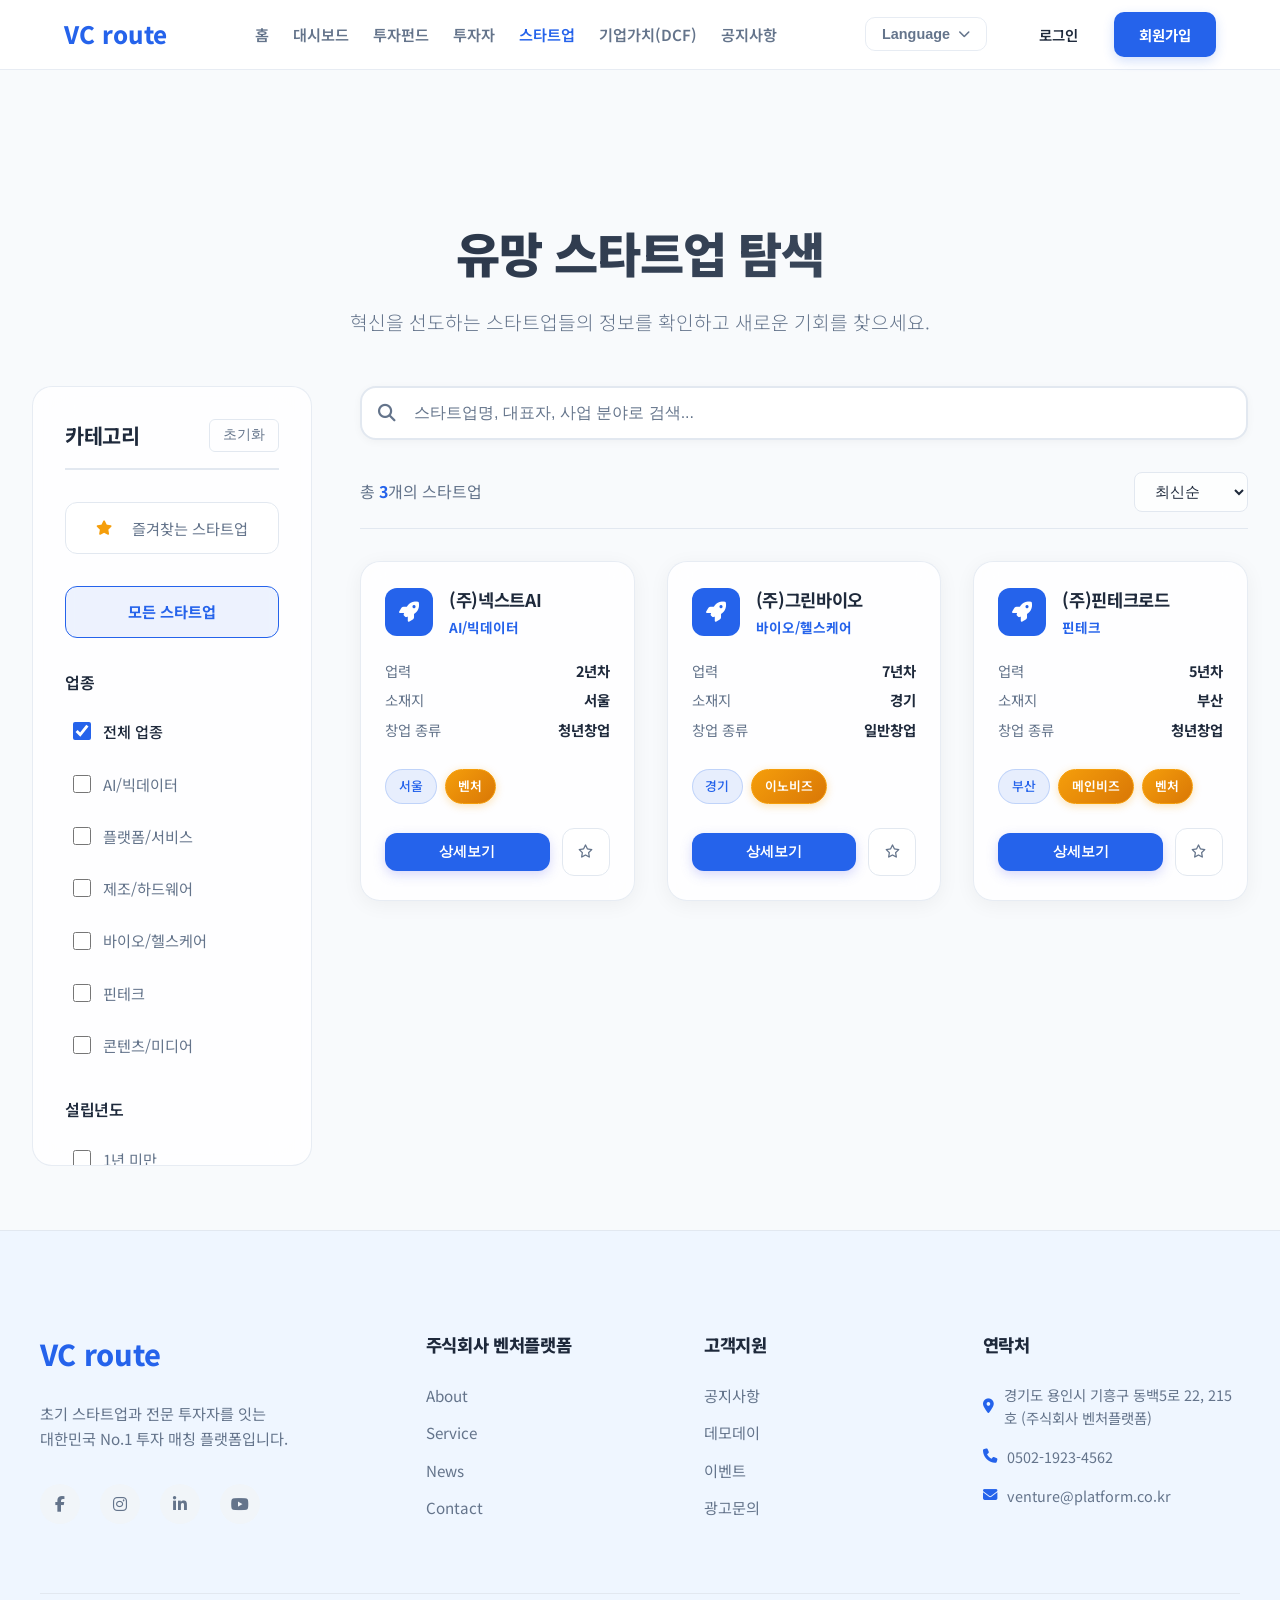
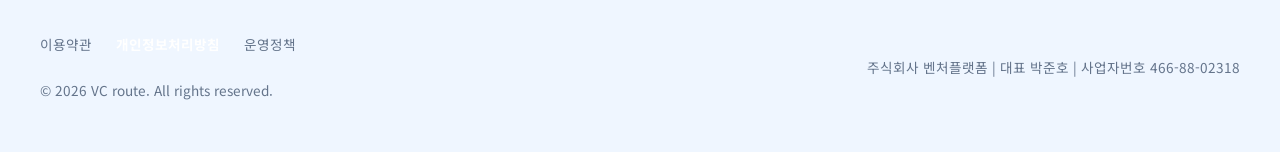
<file: frontend/startups.html>
<!doctype html>
<html lang="ko">
  <head>
    <meta charset="UTF-8" />
    <meta name="viewport" content="width=device-width, initial-scale=1.0" />
    <title>스타트업 찾기 - VC route</title>
    <link rel="icon" type="image/png" href="image/favicon.png" />
    <link rel="preconnect" href="https://fonts.googleapis.com" />
    <link rel="preconnect" href="https://fonts.gstatic.com" crossorigin />
    <link
      href="https://fonts.googleapis.com/css2?family=JetBrains+Mono:wght@400;700&family=Noto+Sans+KR:wght@300;400;500;700;900&display=swap"
      rel="stylesheet"
    />
    <link
      rel="stylesheet"
      href="https://cdnjs.cloudflare.com/ajax/libs/font-awesome/6.4.0/css/all.min.css"
    />

    <link rel="stylesheet" href="css/style.css" />
    <!-- 재사용 가능한 investors.css 스타일 사용 (GRID 등 레이아웃 호환) -->
    <link rel="stylesheet" href="css/investors.css" />
  </head>
  <body>
    <!-- Header -->
    <header>
      <div class="header-container">
        <a href="index.html" class="logo">VC route</a>
        <nav>
          <ul class="nav-menu">
            <li><a href="index.html">홈</a></li>
            <li><a href="dashboard.html">대시보드</a></li>
            <li><a href="fund.html">투자펀드</a></li>
            <li><a href="investors.html">투자자</a></li>
            <li><a href="startups.html" class="active">스타트업</a></li>
            <li><a href="DCF.html">기업가치(DCF)</a></li>
            <li><a href="notice.html">공지사항</a></li>
          </ul>
        </nav>
        <div class="auth-buttons">
          <!-- Language Toggle -->
          <div class="lang-toggle" id="langToggle">
            <button class="lang-toggle-btn" onclick="toggleLangDropdown()">
              <span id="currentLang">Language</span>
              <i class="fa-solid fa-chevron-down"></i>
            </button>
            <div class="lang-dropdown">
              <button class="lang-dropdown-item active" onclick="selectLang('ko', '한국어(KOREA)')">한국어(KOREA)</button>
              <button class="lang-dropdown-item" onclick="selectLang('en', 'English')">English</button>
              <button class="lang-dropdown-item" onclick="selectLang('ja', '日本語')">日本語</button>
            </div>
          </div>
          <!-- 로그인 상태에 따라 동적으로 변경됨 (auth.js) -->
        </div>
      </div>
    </header>

    <!-- Main Content -->
    <main class="investors-page">
      <div class="page-header">
        <h1>유망 스타트업 탐색</h1>
        <p>
          혁신을 선도하는 스타트업들의 정보를 확인하고 새로운 기회를 찾으세요.
        </p>
      </div>

      <div class="investors-container">
        <!-- Sidebar - Categories -->
        <aside class="category-sidebar">
          <div class="sidebar-header">
            <h3>카테고리</h3>
            <button class="reset-filter" onclick="resetFilters()">
              초기화
            </button>
          </div>

          <!-- 즐겨찾기 -->
          <div class="filter-section">
            <div
              class="filter-item special-tag"
              data-special="bookmarked"
              onclick="toggleSpecialFilter('bookmarked')"
            >
              <i
                class="fa-solid fa-star"
                style="color: #f59e0b; margin-right: 0.5rem; font-size: 0.9rem"
              ></i>
              <span>즐겨찾는 스타트업</span>
            </div>
          </div>

          <!-- 모든 스타트업 -->
          <div class="filter-section">
            <div
              class="filter-item special-tag active"
              data-special="all"
              onclick="toggleSpecialFilter('all')"
            >
              <span>모든 스타트업</span>
            </div>
          </div>

          <!-- 1. 업종 -->
          <div class="filter-section">
            <h4>업종</h4>
            <div class="filter-group">
              <label class="filter-item">
                <input
                  type="checkbox"
                  name="industry"
                  value="all"
                  checked
                  onchange="applyFilters()"
                />
                <span>전체 업종</span>
              </label>
              <label class="filter-item">
                <input
                  type="checkbox"
                  name="industry"
                  value="ai"
                  onchange="applyFilters()"
                />
                <span>AI/빅데이터</span>
              </label>
              <label class="filter-item">
                <input
                  type="checkbox"
                  name="industry"
                  value="platform"
                  onchange="applyFilters()"
                />
                <span>플랫폼/서비스</span>
              </label>
              <label class="filter-item">
                <input
                  type="checkbox"
                  name="industry"
                  value="manufacturing"
                  onchange="applyFilters()"
                />
                <span>제조/하드웨어</span>
              </label>
              <label class="filter-item">
                <input
                  type="checkbox"
                  name="industry"
                  value="bio"
                  onchange="applyFilters()"
                />
                <span>바이오/헬스케어</span>
              </label>
              <label class="filter-item">
                <input
                  type="checkbox"
                  name="industry"
                  value="fintech"
                  onchange="applyFilters()"
                />
                <span>핀테크</span>
              </label>
              <label class="filter-item">
                <input
                  type="checkbox"
                  name="industry"
                  value="contents"
                  onchange="applyFilters()"
                />
                <span>콘텐츠/미디어</span>
              </label>
            </div>
          </div>

          <!-- 2. 설립년도 -->
          <div class="filter-section">
            <h4>설립년도</h4>
            <div class="filter-group">
              <label class="filter-item">
                <input
                  type="checkbox"
                  name="year"
                  value="1y"
                  onchange="applyFilters()"
                />
                <span>1년 미만</span>
              </label>
              <label class="filter-item">
                <input
                  type="checkbox"
                  name="year"
                  value="1-3y"
                  onchange="applyFilters()"
                />
                <span>1~3년 미만</span>
              </label>
              <label class="filter-item">
                <input
                  type="checkbox"
                  name="year"
                  value="3-7y"
                  onchange="applyFilters()"
                />
                <span>3~7년 미만</span>
              </label>
              <label class="filter-item">
                <input
                  type="checkbox"
                  name="year"
                  value="7y+"
                  onchange="applyFilters()"
                />
                <span>7년 이상</span>
              </label>
            </div>
          </div>

          <!-- 3. 소재지 (15개 지역) -->
          <div class="filter-section">
            <h4>소재지</h4>
            <div class="filter-group location-grid">
              <label class="filter-item"
                ><input
                  type="checkbox"
                  name="location"
                  value="서울"
                  onchange="applyFilters()"
                /><span>서울</span></label
              >
              <label class="filter-item"
                ><input
                  type="checkbox"
                  name="location"
                  value="경기"
                  onchange="applyFilters()"
                /><span>경기</span></label
              >
              <label class="filter-item"
                ><input
                  type="checkbox"
                  name="location"
                  value="강원"
                  onchange="applyFilters()"
                /><span>강원</span></label
              >
              <label class="filter-item"
                ><input
                  type="checkbox"
                  name="location"
                  value="충북"
                  onchange="applyFilters()"
                /><span>충북</span></label
              >
              <label class="filter-item"
                ><input
                  type="checkbox"
                  name="location"
                  value="충남"
                  onchange="applyFilters()"
                /><span>충남</span></label
              >
              <label class="filter-item"
                ><input
                  type="checkbox"
                  name="location"
                  value="전북"
                  onchange="applyFilters()"
                /><span>전북</span></label
              >
              <label class="filter-item"
                ><input
                  type="checkbox"
                  name="location"
                  value="전남"
                  onchange="applyFilters()"
                /><span>전남</span></label
              >
              <label class="filter-item"
                ><input
                  type="checkbox"
                  name="location"
                  value="경북"
                  onchange="applyFilters()"
                /><span>경북</span></label
              >
              <label class="filter-item"
                ><input
                  type="checkbox"
                  name="location"
                  value="경남"
                  onchange="applyFilters()"
                /><span>경남</span></label
              >
              <label class="filter-item"
                ><input
                  type="checkbox"
                  name="location"
                  value="대전"
                  onchange="applyFilters()"
                /><span>대전</span></label
              >
              <label class="filter-item"
                ><input
                  type="checkbox"
                  name="location"
                  value="대구"
                  onchange="applyFilters()"
                /><span>대구</span></label
              >
              <label class="filter-item"
                ><input
                  type="checkbox"
                  name="location"
                  value="부산"
                  onchange="applyFilters()"
                /><span>부산</span></label
              >
              <label class="filter-item"
                ><input
                  type="checkbox"
                  name="location"
                  value="울산"
                  onchange="applyFilters()"
                /><span>울산</span></label
              >
              <label class="filter-item"
                ><input
                  type="checkbox"
                  name="location"
                  value="광주"
                  onchange="applyFilters()"
                /><span>광주</span></label
              >
              <label class="filter-item"
                ><input
                  type="checkbox"
                  name="location"
                  value="제주"
                  onchange="applyFilters()"
                /><span>제주</span></label
              >
            </div>
            <style>
              .location-grid {
                display: grid;
                grid-template-columns: repeat(3, 1fr);
                gap: 0.5rem;
              }
              .location-grid .filter-item {
                margin: 0;
              }
              .location-grid .filter-item span {
                font-size: 0.8rem;
              }
            </style>
          </div>

          <!-- 4. 대표자 나이 -->
          <div class="filter-section">
            <h4>대표자 나이</h4>
            <div class="filter-group">
              <label class="filter-item">
                <input
                  type="checkbox"
                  name="age"
                  value="under39"
                  onchange="applyFilters()"
                />
                <span>39세 미만(청년)</span>
              </label>
              <label class="filter-item">
                <input
                  type="checkbox"
                  name="age"
                  value="over39"
                  onchange="applyFilters()"
                />
                <span>39세 이상</span>
              </label>
            </div>
          </div>

          <!-- 5. 성별 -->
          <div class="filter-section">
            <h4>성별</h4>
            <div class="filter-group">
              <label class="filter-item">
                <input
                  type="checkbox"
                  name="gender"
                  value="male"
                  onchange="applyFilters()"
                />
                <span>남성</span>
              </label>
              <label class="filter-item">
                <input
                  type="checkbox"
                  name="gender"
                  value="female"
                  onchange="applyFilters()"
                />
                <span>여성</span>
              </label>
            </div>
          </div>

          <!-- 6. 인증현황 -->
          <div class="filter-section">
            <h4>인증현황</h4>
            <div class="filter-group">
              <label class="filter-item">
                <input
                  type="checkbox"
                  name="certification"
                  value="venture"
                  onchange="applyFilters()"
                />
                <span>벤처인증</span>
              </label>
              <label class="filter-item">
                <input
                  type="checkbox"
                  name="certification"
                  value="innobiz"
                  onchange="applyFilters()"
                />
                <span>이노비즈</span>
              </label>
              <label class="filter-item">
                <input
                  type="checkbox"
                  name="certification"
                  value="mainbiz"
                  onchange="applyFilters()"
                />
                <span>메인비즈</span>
              </label>
            </div>
          </div>
        </aside>

        <!-- Main Content - Startups Grid -->
        <div class="investors-content">
          <!-- Search Bar -->
          <div class="search-section">
            <div class="search-bar">
              <i class="fa-solid fa-magnifying-glass search-icon"></i>
              <input
                type="text"
                id="startupSearch"
                placeholder="스타트업명, 대표자, 사업 분야로 검색..."
                oninput="handleSearch()"
              />
              <button class="search-clear" id="searchClear" onclick="clearSearch()">
                <i class="fa-solid fa-xmark"></i>
              </button>
            </div>
            <div class="search-stats" id="searchStats" style="display: none;">
              <i class="fa-solid fa-filter"></i>
              <span>"<strong id="searchKeyword"></strong>" 검색 결과</span>
            </div>
          </div>

          <div class="content-header">
            <div class="results-info">
              <span class="results-count"
                >총 <strong id="totalCount">0</strong>개의 스타트업</span
              >
            </div>
            <div class="sort-options">
              <select id="sortSelect" onchange="sortData()">
                <option value="recent">최신순</option>
                <option value="name">이름순</option>
                <option value="founded">설립일순</option>
              </select>
            </div>
          </div>

          <div class="investors-grid" id="dataGrid">
            <!-- 스타트업 카드들이 JavaScript로 동적 생성됨 -->
          </div>

          <div class="no-results" id="noResults" style="display: none">
            <div class="no-results-icon">🔍</div>
            <h3>검색 결과가 없습니다</h3>
            <p>다른 필터 조건을 선택해보세요</p>
          </div>
        </div>
      </div>
    </main>

    <!-- Startup Detail Modal -->
    <div id="detailModal" class="modal">
      <div class="modal-content">
        <span class="modal-close" onclick="closeModal()">&times;</span>
        <div id="modalBody">
          <!-- 동적으로 채워짐 -->
        </div>
      </div>
    </div>

    <!-- Footer -->
    <footer>
      <div class="footer-container">
        <div class="footer-top">
          <div class="footer-brand">
            <a href="index.html" class="logo">VC route</a>
            <p>
              초기 스타트업과 전문 투자자를 잇는<br />대한민국 No.1 투자 매칭
              플랫폼입니다.
            </p>
            <div class="footer-social">
              <a href="#"><i class="fa-brands fa-facebook-f"></i></a>
              <a href="#"><i class="fa-brands fa-instagram"></i></a>
              <a href="#"><i class="fa-brands fa-linkedin-in"></i></a>
              <a href="#"><i class="fa-brands fa-youtube"></i></a>
            </div>
          </div>
          <div class="footer-links">
            <h4>주식회사 벤처플랫폼</h4>
            <ul>
              <li>
                <a href="https://ventureplatform.biz/about.html" target="_blank"
                  >About</a
                >
              </li>
              <li>
                <a
                  href="https://ventureplatform.biz/service.html"
                  target="_blank"
                  >Service</a
                >
              </li>
              <li>
                <a href="https://ventureplatform.biz/news.html" target="_blank"
                  >News</a
                >
              </li>
              <li>
                <a
                  href="https://ventureplatform.biz/contact.html"
                  target="_blank"
                  >Contact</a
                >
              </li>
            </ul>
          </div>
          <div class="footer-links">
            <h4>고객지원</h4>
            <ul>
              <li><a href="notice.html">공지사항</a></li>
              <li><a href="notice.html?category=update">데모데이</a></li>
              <li><a href="notice.html?category=event">이벤트</a></li>
              <li>
                <a href="mailto:venture@ventureplatform.co.kr">광고문의</a>
              </li>
            </ul>
          </div>
          <div class="footer-contact">
            <h4>연락처</h4>
            <p>
              <i class="fa-solid fa-location-dot"></i> 경기도 용인시 기흥구
              동백5로 22, 215호 (주식회사 벤처플랫폼)
            </p>
            <p><i class="fa-solid fa-phone"></i> 0502-1923-4562</p>
            <p><i class="fa-solid fa-envelope"></i> venture@platform.co.kr</p>
          </div>
        </div>
        <div class="footer-bottom">
          <div class="footer-info">
            <div class="legal-links">
              <a href="#">이용약관</a>
              <a href="#" style="font-weight: 700; color: white"
                >개인정보처리방침</a
              >
              <a href="#">운영정책</a>
            </div>
            <p>&copy; 2026 VC route. All rights reserved.</p>
          </div>
          <p>주식회사 벤처플랫폼 | 대표 박준호 | 사업자번호 466-88-02318</p>
        </div>
      </div>
    </footer>

    <script src="js/script.js"></script>
    <script src="js/config.js"></script>
    <script src="js/auth.js"></script>
    <script src="js/startups.js"></script>
  </body>
</html>
</file>
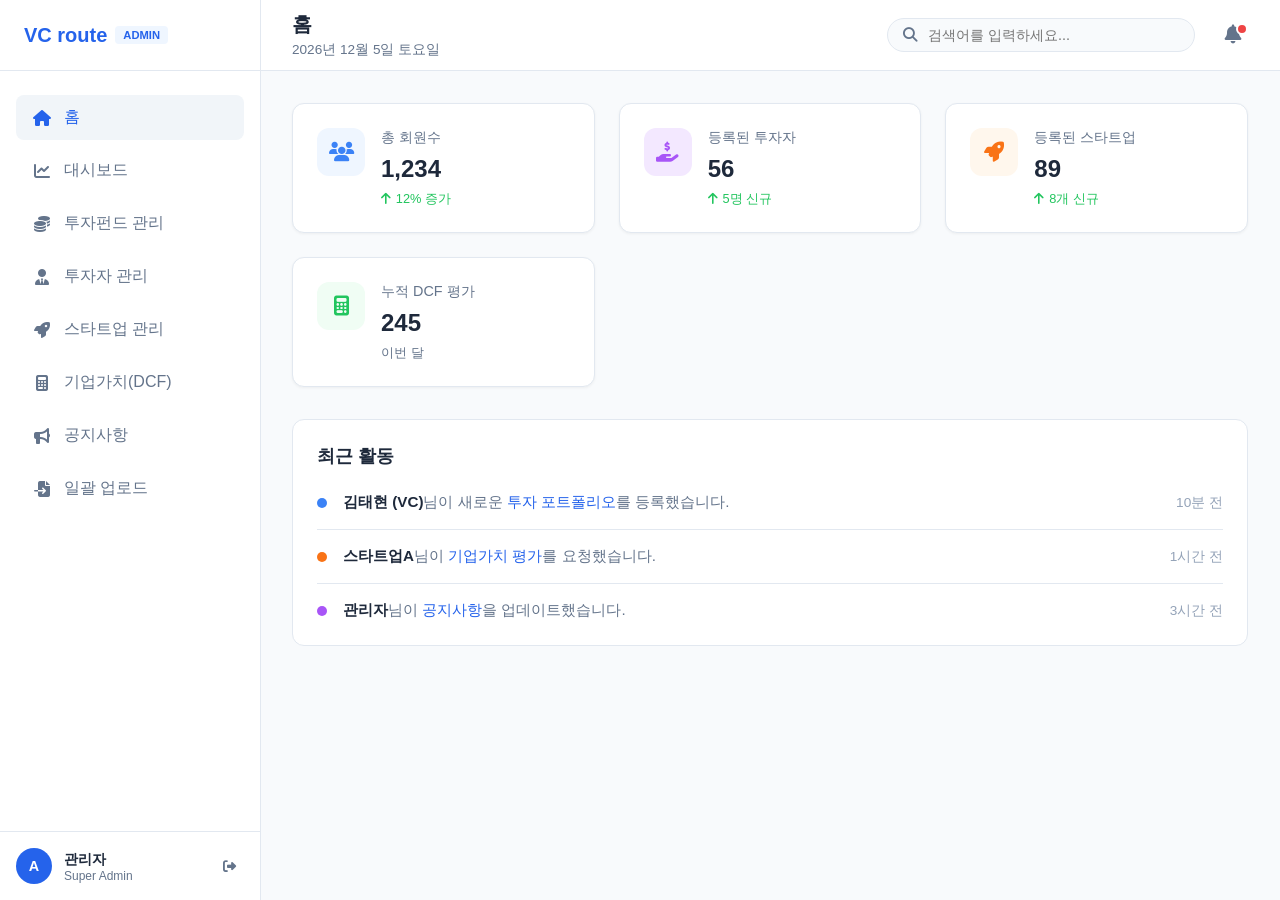
<file: frontend/admin/admin.html>
<!doctype html>
<html lang="ko">
  <head>
    <meta charset="UTF-8" />
    <meta name="viewport" content="width=device-width, initial-scale=1.0" />
    <title>VC route - 관리자 페이지</title>
    <link rel="icon" type="image/png" href="../image/favicon.png" />
    <link rel="preconnect" href="https://fonts.googleapis.com" />
    <link rel="preconnect" href="https://fonts.gstatic.com" crossorigin />
    <link
      href="https://fonts.googleapis.com/css2?family=Internal:wght@400;500;600;700&family=Noto+Sans+KR:wght@300;400;500;700;900&display=swap"
      rel="stylesheet"
    />
    <link
      rel="stylesheet"
      href="https://cdnjs.cloudflare.com/ajax/libs/font-awesome/6.4.0/css/all.min.css"
    />
    <link rel="stylesheet" href="css/admin.css" />
  </head>
  <body>
    <div class="admin-container">
      <!-- Sidebar -->
      <aside class="admin-sidebar">
        <div class="sidebar-header">
          <a href="#" class="logo">
            VC route <span class="badge">ADMIN</span>
          </a>
        </div>
        <nav class="sidebar-nav">
          <ul>
            <li>
              <a href="#" class="nav-item active" data-menu="home">
                <i class="fa-solid fa-house"></i>
                <span>홈</span>
              </a>
            </li>
            <li>
              <a href="#" class="nav-item" data-menu="dashboard">
                <i class="fa-solid fa-chart-line"></i>
                <span>대시보드</span>
              </a>
            </li>
            <li>
              <a href="#" class="nav-item" data-menu="funds">
                <i class="fa-solid fa-coins"></i>
                <span>투자펀드 관리</span>
              </a>
            </li>
            <li>
              <a href="#" class="nav-item" data-menu="investors">
                <i class="fa-solid fa-user-tie"></i>
                <span>투자자 관리</span>
              </a>
            </li>
            <li>
              <a href="#" class="nav-item" data-menu="startups">
                <i class="fa-solid fa-rocket"></i>
                <span>스타트업 관리</span>
              </a>
            </li>
            <li>
              <a href="#" class="nav-item" data-menu="valuation">
                <i class="fa-solid fa-calculator"></i>
                <span>기업가치(DCF)</span>
              </a>
            </li>
            <li>
              <a href="#" class="nav-item" data-menu="notice">
                <i class="fa-solid fa-bullhorn"></i>
                <span>공지사항</span>
              </a>
            </li>
            <li>
              <a href="#" class="nav-item" data-menu="bulk-upload">
                <i class="fa-solid fa-file-import"></i>
                <span>일괄 업로드</span>
              </a>
            </li>
          </ul>
        </nav>
        <div class="sidebar-footer">
          <div class="admin-profile">
            <div class="avatar">A</div>
            <div class="info">
              <div class="name">관리자</div>
              <div class="role">Super Admin</div>
            </div>
          </div>
          <button class="logout-btn">
            <i class="fa-solid fa-right-from-bracket"></i>
          </button>
        </div>
      </aside>

      <!-- Main Content -->
      <main class="admin-main">
        <header class="main-header">
          <div class="header-left">
            <h2 id="pageTitle">홈</h2>
            <p id="currentDate">2026년 1월 21일 수요일</p>
          </div>
          <div class="header-right">
            <div class="search-bar">
              <i class="fa-solid fa-magnifying-glass"></i>
              <input type="text" placeholder="검색어를 입력하세요..." />
            </div>
            <button class="noti-btn">
              <i class="fa-solid fa-bell"></i>
              <span class="dot"></span>
            </button>
          </div>
        </header>

        <div class="content-wrapper" id="mainContent">
          <!-- Dynamic Content Loaded Here -->

          <!-- Default Dashboard Content -->
          <div class="dashboard-grid">
            <div class="stats-card">
              <div class="icon-box blue"><i class="fa-solid fa-users"></i></div>
              <div class="stats-info">
                <h3>총 회원수</h3>
                <div class="value">1,234</div>
                <div class="trend positive">
                  <i class="fa-solid fa-arrow-up"></i> 12% 증가
                </div>
              </div>
            </div>
            <div class="stats-card purple">
              <div class="icon-box purple">
                <i class="fa-solid fa-hand-holding-dollar"></i>
              </div>
              <div class="stats-info">
                <h3>등록된 투자자</h3>
                <div class="value">56</div>
                <div class="trend positive">
                  <i class="fa-solid fa-arrow-up"></i> 5명 신규
                </div>
              </div>
            </div>
            <div class="stats-card orange">
              <div class="icon-box orange">
                <i class="fa-solid fa-rocket"></i>
              </div>
              <div class="stats-info">
                <h3>등록된 스타트업</h3>
                <div class="value">89</div>
                <div class="trend positive">
                  <i class="fa-solid fa-arrow-up"></i> 8개 신규
                </div>
              </div>
            </div>
            <div class="stats-card green">
              <div class="icon-box green">
                <i class="fa-solid fa-calculator"></i>
              </div>
              <div class="stats-info">
                <h3>누적 DCF 평가</h3>
                <div class="value">245</div>
                <div class="trend">이번 달</div>
              </div>
            </div>
          </div>

          <div class="recent-section">
            <h3>최근 활동</h3>
            <div class="activity-list">
              <div class="activity-item">
                <div class="dot blue"></div>
                <div class="content">
                  <span class="user">김태현 (VC)</span>님이 새로운
                  <span class="highlight">투자 포트폴리오</span>를 등록했습니다.
                </div>
                <div class="time">10분 전</div>
              </div>
              <div class="activity-item">
                <div class="dot orange"></div>
                <div class="content">
                  <span class="user">스타트업A</span>님이
                  <span class="highlight">기업가치 평가</span>를 요청했습니다.
                </div>
                <div class="time">1시간 전</div>
              </div>
              <div class="activity-item">
                <div class="dot purple"></div>
                <div class="content">
                  <span class="user">관리자</span>님이
                  <span class="highlight">공지사항</span>을 업데이트했습니다.
                </div>
                <div class="time">3시간 전</div>
              </div>
            </div>
          </div>
        </div>
      </main>
    </div>

    <!-- Investor Upload Modal -->
    <div id="investorUploadModal" class="modal">
      <div class="modal-content">
        <div class="modal-header">
          <h3>투자자 등록</h3>
          <span class="close-modal">&times;</span>
        </div>
        <div class="modal-body">
          <form id="investorUploadForm">
            <!-- 0. ID -->
            <div class="form-row">
              <div class="form-group">
                <label>ID (자동생성)</label>
                <input
                  type="text"
                  id="investorId"
                  value="Auto-generated"
                  disabled
                />
              </div>
            </div>
            <!-- 1. 이름 -->
            <div class="form-group">
              <label class="required">이름 (회사명)</label>
              <input
                type="text"
                name="name"
                required
                placeholder="예: 김태현 (벤처캐피탈 A)"
              />
            </div>
            <!-- 2. 유형 -->
            <div class="form-group">
              <label class="required">투자자 유형</label>
              <select name="type" required>
                <option value="">유형 선택</option>
                <option value="vc">벤처캐피탈(VC)</option>
                <option value="llc">벤처캐피탈(LLC)</option>
                <option value="tech-finance">신기술금융회사</option>
                <option value="cvc">기업형 벤처캐피탈(CVC)</option>
                <option value="accelerator">엑셀러레이터(AC)</option>
                <option value="angel">엔젤투자자</option>
                <option value="angel-club">엔젤투자클럽</option>
                <option value="public">공공</option>
                <option value="overseas">해외</option>
              </select>
            </div>
            <!-- 3. 이메일 -->
            <div class="form-group">
              <label class="required">이메일</label>
              <input
                type="email"
                name="email"
                required
                placeholder="example@company.com"
              />
            </div>
            <!-- 4. 통계 -->
            <div class="form-row">
              <div class="form-group">
                <label>졸업 횟수</label>
                <input type="number" name="exitCount" placeholder="0" />
              </div>
            </div>
            <!-- Actions -->
            <div class="form-actions">
              <button type="button" class="btn-cancel close-modal-btn">
                취소
              </button>
              <button type="submit" class="btn-submit">등록하기</button>
            </div>
          </form>
        </div>
      </div>
    </div>

    <!-- Startup Upload Modal -->
    <div id="startupUploadModal" class="modal">
      <div class="modal-content">
        <div class="modal-header">
          <h3>스타트업 등록</h3>
          <span class="close-modal close-startup-modal">&times;</span>
        </div>
        <div class="modal-body">
          <form id="startupUploadForm">
            <!-- 0. ID -->
            <div class="form-row">
              <div class="form-group">
                <label>ID (자동생성)</label>
                <input
                  type="text"
                  id="startupId"
                  value="Auto-generated"
                  disabled
                />
              </div>
            </div>

            <!-- 1. 회사명 -->
            <div class="form-group">
              <label class="required">회사명</label>
              <input
                type="text"
                name="name"
                required
                placeholder="예: (주)스타트업"
              />
            </div>

            <!-- 2. 업종 -->
            <div class="form-group">
              <label class="required">업종</label>
              <input
                type="text"
                name="industry"
                required
                placeholder="예: AI 솔루션, 이커머스 등"
              />
            </div>

            <!-- 3. 설립일 & 소재지 (수정) -->
            <div class="form-row">
              <div class="form-group">
                <label class="required">설립일 (YYYY-MM-DD)</label>
                <input type="date" name="foundedDate" required />
              </div>
              <div class="form-group">
                <label class="required">소재지</label>
                <input
                  type="text"
                  name="location"
                  required
                  placeholder="예: 서울 강남구"
                />
              </div>
            </div>

            <!-- 연락처 정보 -->
            <div class="form-group">
              <label>홈페이지 URL</label>
              <input
                type="url"
                name="website"
                placeholder="https://example.com"
              />
            </div>
            <div class="form-row">
              <div class="form-group">
                <label class="required">이메일</label>
                <input
                  type="email"
                  name="email"
                  required
                  placeholder="contact@company.com"
                />
              </div>
              <div class="form-group">
                <label>연락처</label>
                <input type="text" name="contact" placeholder="010-1234-5678" />
              </div>
            </div>

            <!-- 4. 대표자 정보 -->
            <div class="form-row">
              <div class="form-group">
                <label>대표자 나이</label>
                <input type="number" name="ceoAge" placeholder="만 나이 입력" />
              </div>
              <div class="form-group">
                <label>대표자 성별</label>
                <select name="ceoGender">
                  <option value="male">남성</option>
                  <option value="female">여성</option>
                  <option value="other">기타</option>
                </select>
              </div>
            </div>

            <!-- 5. 인증현황 -->
            <div class="form-group">
              <label>인증현황</label>
              <input
                type="text"
                name="certification"
                placeholder="예: 벤처기업, 이노비즈 (쉼표로 구분)"
              />
            </div>

            <!-- 6. 파일 업로드 (NEW) -->
            <div class="form-row">
              <div class="form-group">
                <label>IM 업로드 (PDF)</label>
                <input type="file" name="imFile" accept=".pdf" />
              </div>
              <div class="form-group">
                <label>IR 업로드 (PDF/PPT)</label>
                <input type="file" name="irFile" accept=".pdf,.ppt,.pptx" />
              </div>
            </div>

            <!-- 7. 기업소개 (라벨 변경) -->
            <div class="form-group">
              <label>기업소개</label>
              <textarea
                name="description"
                rows="4"
                placeholder="기업에 대한 소개글을 입력하세요"
              ></textarea>
            </div>

            <!-- Actions -->
            <div class="form-actions">
              <button type="button" class="btn-cancel close-startup-btn">
                취소
              </button>
              <button type="submit" class="btn-submit">등록하기</button>
            </div>
          </form>
        </div>
      </div>
    </div>

    <!-- Fund Upload Modal -->
    <div id="fundUploadModal" class="modal">
      <div class="modal-content">
        <div class="modal-header">
          <h3 id="fundModalTitle">투자펀드 등록</h3>
          <span class="close-modal close-fund-modal">&times;</span>
        </div>
        <div class="modal-body">
          <form id="fundUploadForm">
            <input type="hidden" id="fundId" name="id" />

            <div class="form-row">
              <div class="form-group">
                <label class="required">투자자(회사명)</label>
                <input
                  type="text"
                  name="companyName"
                  required
                  placeholder="예: 벤처캐피탈 A"
                />
              </div>
              <div class="form-group">
                <label class="required">펀드 유형</label>
                <select name="type" required>
                  <option value="투자조합">투자조합</option>
                  <option value="개인투자조합">개인투자조합</option>
                  <option value="PEF">PEF</option>
                  <option value="기타">기타</option>
                </select>
              </div>
            </div>

            <div class="form-group">
              <label class="required">조합명</label>
              <input
                type="text"
                name="fundName"
                required
                placeholder="예: 제1호 혁신성장 투자조합"
              />
            </div>

            <div class="form-row">
              <div class="form-group">
                <label class="required">등록일</label>
                <input type="date" name="registeredAt" required />
              </div>
              <div class="form-group">
                <label class="required">만기일</label>
                <input type="date" name="expiredAt" required />
              </div>
              <div class="form-group">
                <label class="required">결산월</label>
                <input
                  type="number"
                  name="settlementMonth"
                  min="1"
                  max="12"
                  placeholder="12"
                  required
                />
              </div>
            </div>

            <div class="form-row">
              <div class="form-group">
                <label class="required">대표펀드매니저</label>
                <input
                  type="text"
                  name="manager"
                  required
                  placeholder="홍길동"
                />
              </div>
              <div class="form-group">
                <label>지원(LP 등)</label>
                <input
                  type="text"
                  name="support"
                  placeholder="예: 모태펀드, 성장금융"
                />
              </div>
            </div>

            <div class="form-group">
              <label>투자 목적</label>
              <input
                type="text"
                name="purpose"
                placeholder="예: 초기 창업기업 투자"
              />
            </div>

            <div class="form-row">
              <div class="form-group">
                <label class="required">투자분야</label>
                <input
                  type="text"
                  name="industry"
                  required
                  placeholder="예: AI, 바이오"
                />
              </div>
              <div class="form-group">
                <label class="required">기준수익율(%)</label>
                <input
                  type="number"
                  name="baseRate"
                  step="0.1"
                  placeholder="8.0"
                  required
                />
              </div>
            </div>

            <div class="form-group">
              <label class="required">결성약정총액(원)</label>
              <input
                type="number"
                name="totalAmount"
                placeholder="10000000000"
                required
              />
            </div>

            <div class="form-actions">
              <button type="button" class="btn-cancel close-fund-btn">
                취소
              </button>
              <button type="submit" class="btn-submit">등록하기</button>
            </div>
          </form>
        </div>
      </div>
    </div>

    <!-- Bulk Upload Modal -->
    <div id="bulkUploadModal" class="modal">
      <div class="modal-content" style="max-width: 600px;">
        <div class="modal-header">
          <h3 id="bulkUploadTitle">CSV/엑셀 일괄 업로드</h3>
          <span class="close-modal close-bulk-modal">&times;</span>
        </div>
        <div class="modal-body">
          <div class="upload-info" style="background: #f8fafc; padding: 1rem; border-radius: 8px; margin-bottom: 1.5rem;">
            <p style="margin: 0 0 0.5rem 0; font-weight: 600; color: #1e293b;">📁 지원 파일 형식</p>
            <p style="margin: 0; color: #64748b; font-size: 0.9rem;">CSV (.csv), Excel (.xlsx, .xls) - 최대 10MB</p>
          </div>

          <form id="bulkUploadForm" enctype="multipart/form-data">
            <div class="form-group">
              <label class="required">업로드 대상</label>
              <select name="uploadType" id="uploadType" required>
                <option value="">선택하세요</option>
                <option value="investors">투자자</option>
                <option value="startups">스타트업</option>
                <option value="funds">투자펀드</option>
                <option value="notices">공지사항</option>
              </select>
            </div>

            <div class="form-group">
              <label class="required">파일 선택</label>
              <div class="file-drop-area" id="fileDropArea" style="border: 2px dashed #e2e8f0; border-radius: 12px; padding: 2rem; text-align: center; cursor: pointer; transition: all 0.2s;">
                <i class="fa-solid fa-cloud-arrow-up" style="font-size: 2.5rem; color: #94a3b8; margin-bottom: 1rem;"></i>
                <p style="margin: 0 0 0.5rem 0; font-weight: 600;">파일을 드래그하거나 클릭하여 선택</p>
                <p style="margin: 0; color: #94a3b8; font-size: 0.85rem;" id="selectedFileName">CSV 또는 엑셀 파일</p>
                <input type="file" name="file" id="bulkFile" accept=".csv,.xlsx,.xls" style="display: none;" required />
              </div>
            </div>

            <div class="template-links" style="margin-bottom: 1.5rem;">
              <p style="margin: 0 0 0.5rem 0; font-weight: 600; font-size: 0.9rem;">📋 템플릿 다운로드</p>
              <div style="display: flex; gap: 0.5rem; flex-wrap: wrap;">
                <a href="#" onclick="downloadTemplate('investors')" style="font-size: 0.85rem; color: #2563eb;">투자자</a>
                <a href="#" onclick="downloadTemplate('startups')" style="font-size: 0.85rem; color: #2563eb;">스타트업</a>
                <a href="#" onclick="downloadTemplate('funds')" style="font-size: 0.85rem; color: #2563eb;">펀드</a>
                <a href="#" onclick="downloadTemplate('notices')" style="font-size: 0.85rem; color: #2563eb;">공지사항</a>
              </div>
            </div>

            <div id="uploadResult" style="display: none; padding: 1rem; border-radius: 8px; margin-bottom: 1rem;"></div>

            <div class="form-actions">
              <button type="button" class="btn-cancel close-bulk-btn">취소</button>
              <button type="submit" class="btn-submit" id="uploadSubmitBtn">
                <i class="fa-solid fa-upload"></i> 업로드
              </button>
            </div>
          </form>
        </div>
      </div>
    </div>

    <!-- Notice Upload Modal -->
    <div id="noticeUploadModal" class="modal">
      <div class="modal-content">
        <div class="modal-header">
          <h3 id="noticeModalTitle">공지사항 등록</h3>
          <span class="close-modal close-notice-modal">&times;</span>
        </div>
        <div class="modal-body">
          <form id="noticeUploadForm">
            <input type="hidden" id="noticeId" name="id" />

            <div class="form-row">
              <div class="form-group">
                <label class="required">카테고리</label>
                <select name="category" required>
                  <option value="notice">공지</option>
                  <option value="update">업데이트</option>
                  <option value="event">이벤트</option>
                  <option value="demoday">데모데이</option>
                </select>
              </div>
              <div class="form-group">
                <label class="required">태그</label>
                <input
                  type="text"
                  name="tag"
                  required
                  placeholder="예: # 공지, # 신규기능"
                />
              </div>
            </div>

            <div class="form-group">
              <label class="required">제목</label>
              <input
                type="text"
                name="title"
                required
                placeholder="공지사항 제목을 입력하세요"
              />
            </div>

            <div class="form-group">
              <label class="required">요약</label>
              <input
                type="text"
                name="summary"
                required
                placeholder="공지사항 요약 (목록에 표시됨)"
              />
            </div>

            <div class="form-row">
              <div class="form-group">
                <label class="required">작성자</label>
                <input
                  type="text"
                  name="author"
                  required
                  placeholder="예: 관리자"
                />
              </div>
              <div class="form-group">
                <label>작성자 역할</label>
                <input
                  type="text"
                  name="authorRole"
                  placeholder="예: VC route Team"
                />
              </div>
            </div>

            <div class="form-group">
              <label class="required">내용</label>
              <textarea
                name="content"
                rows="10"
                required
                placeholder="공지사항 내용을 입력하세요"
              ></textarea>
            </div>

            <div class="form-actions">
              <button type="button" class="btn-cancel close-notice-btn">
                취소
              </button>
              <button type="submit" class="btn-submit">등록하기</button>
            </div>
          </form>
        </div>
      </div>
    </div>

    <script src="./js/admin.js"></script>
    <script>
      // Simple date script
      const dateOptions = {
        year: "numeric",
        month: "long",
        day: "numeric",
        weekday: "long",
      };
      document.getElementById("currentDate").textContent =
        new Date().toLocaleDateString("ko-KR", dateOptions);
    </script>
  </body>
</html>
</file>
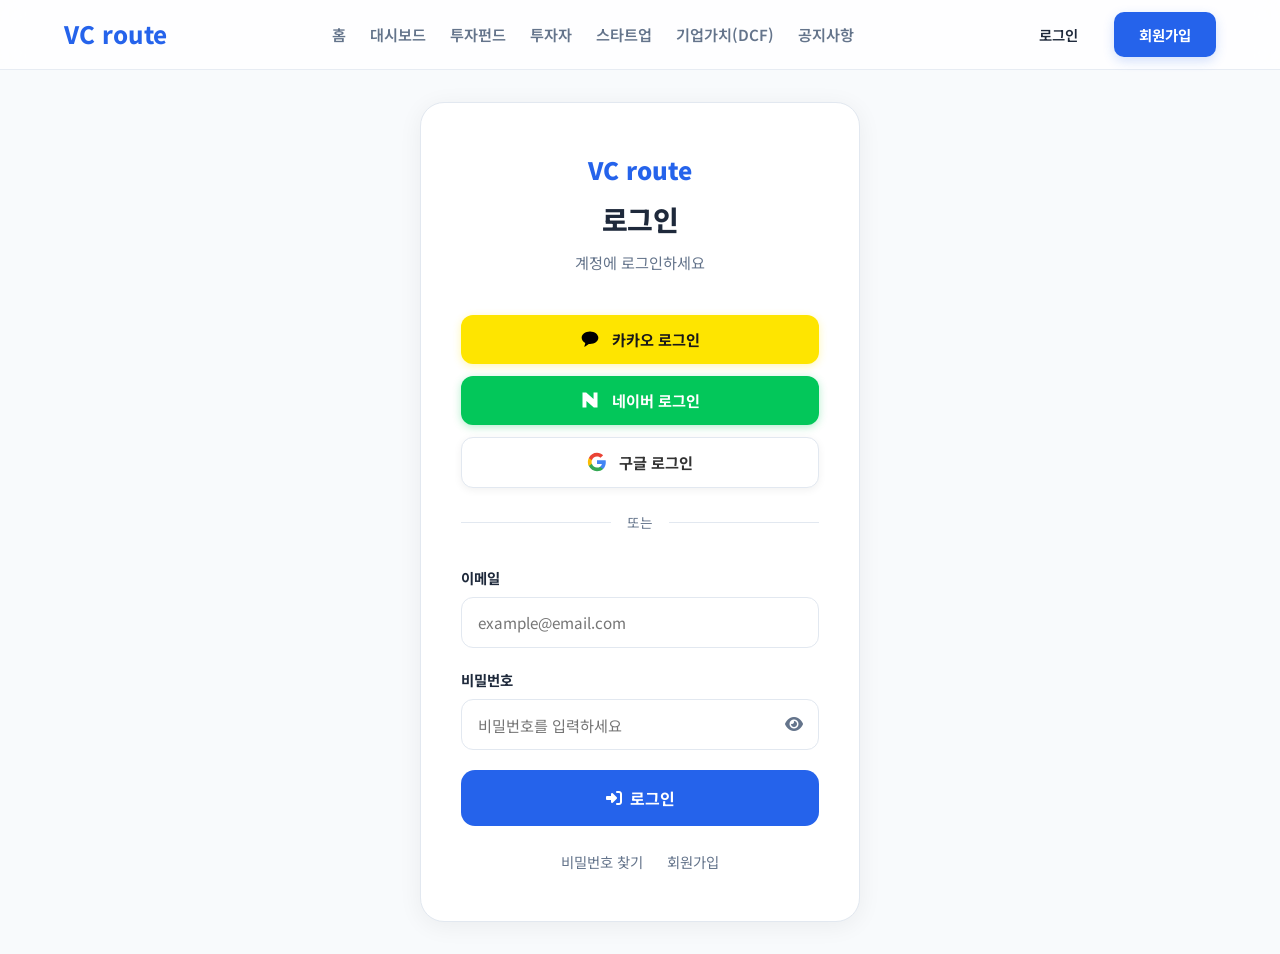
<file: frontend/pages/login.html>
<!doctype html>
<html lang="ko">
  <head>
    <meta charset="UTF-8" />
    <meta name="viewport" content="width=device-width, initial-scale=1.0" />
    <title>로그인 - VC route</title>
    <link rel="icon" type="image/png" href="../image/favicon.png" />
    <link rel="preconnect" href="https://fonts.googleapis.com" />
    <link rel="preconnect" href="https://fonts.gstatic.com" crossorigin />
    <link
      href="https://fonts.googleapis.com/css2?family=JetBrains+Mono:wght@400;700&family=Noto+Sans+KR:wght@300;400;500;700;900&display=swap"
      rel="stylesheet"
    />
    <link
      rel="stylesheet"
      href="https://cdnjs.cloudflare.com/ajax/libs/font-awesome/6.4.0/css/all.min.css"
    />
    <link rel="stylesheet" href="../css/style.css" />
    <link rel="stylesheet" href="../css/register.css" />
    <style>
      .login-section {
        min-height: calc(100vh - var(--header-height));
        display: flex;
        align-items: center;
        justify-content: center;
        background: var(--light-bg);
        padding: 2rem;
      }
      .login-card {
        width: 100%;
        max-width: 440px;
        background: white;
        border-radius: 24px;
        padding: 3rem 2.5rem;
        box-shadow: 0 4px 24px rgba(0,0,0,0.06);
        border: 1px solid var(--border-color);
      }
      .login-card .form-header { text-align: center; margin-bottom: 2.5rem; }
      .login-card .form-header .logo-text { font-size: 1.5rem; font-weight: 900; color: var(--primary-color); margin-bottom: 0.5rem; }
      .login-card .form-group { margin-bottom: 1.25rem; }
      .login-card .btn-submit { margin-top: 0.5rem; }
      .login-links { display: flex; justify-content: center; gap: 1.5rem; margin-top: 1.5rem; font-size: 0.9rem; }
      .login-links a { color: var(--text-secondary); text-decoration: none; }
      .login-links a:hover { color: var(--primary-color); }
    </style>
  </head>
  <body>
    <header>
      <div class="header-container">
        <a href="../index.html" class="logo">VC route</a>
        <nav>
          <ul class="nav-menu">
            <li><a href="../index.html">홈</a></li>
            <li><a href="../dashboard.html">대시보드</a></li>
            <li><a href="../fund.html">투자펀드</a></li>
            <li><a href="../investors.html">투자자</a></li>
            <li><a href="../startups.html">스타트업</a></li>
            <li><a href="../DCF.html">기업가치(DCF)</a></li>
            <li><a href="../notice.html">공지사항</a></li>
          </ul>
        </nav>
        <div class="auth-buttons">
          <a href="login.html" class="btn-login">로그인</a>
          <a href="register.html" class="btn-register">회원가입</a>
        </div>
      </div>
    </header>

    <section class="login-section">
      <div class="login-card">
        <div class="form-header">
          <div class="logo-text">VC route</div>
          <h2>로그인</h2>
          <p>계정에 로그인하세요</p>
        </div>

        <!-- Social Login -->
        <div class="social-login">
          <button type="button" class="social-btn kakao" onclick="socialLogin('kakao')">
            <svg viewBox="0 0 24 24" width="20" height="20">
              <path fill="#000" d="M12 3C6.48 3 2 6.34 2 10.5c0 2.64 1.74 4.96 4.36 6.3l-1.12 4.1c-.08.3.26.54.52.36l4.82-3.22c.46.04.93.06 1.42.06 5.52 0 10-3.34 10-7.5S17.52 3 12 3z"/>
            </svg>
            <span>카카오 로그인</span>
          </button>
          <button type="button" class="social-btn naver" onclick="socialLogin('naver')">
            <svg viewBox="0 0 24 24" width="20" height="20">
              <path fill="#fff" d="M16.27 10.92L7.44 3H3v18h4.73V13.08L16.56 21H21V3h-4.73z"/>
            </svg>
            <span>네이버 로그인</span>
          </button>
          <button type="button" class="social-btn google" onclick="socialLogin('google')">
            <svg viewBox="0 0 24 24" width="20" height="20">
              <path fill="#4285F4" d="M22.56 12.25c0-.78-.07-1.53-.2-2.25H12v4.26h5.92a5.06 5.06 0 0 1-2.2 3.32v2.77h3.57c2.08-1.92 3.28-4.74 3.28-8.1z"/>
              <path fill="#34A853" d="M12 23c2.97 0 5.46-.98 7.28-2.66l-3.57-2.77c-.98.66-2.23 1.06-3.71 1.06-2.86 0-5.29-1.93-6.16-4.53H2.18v2.84C3.99 20.53 7.7 23 12 23z"/>
              <path fill="#FBBC05" d="M5.84 14.09c-.22-.66-.35-1.36-.35-2.09s.13-1.43.35-2.09V7.07H2.18A11.02 11.02 0 0 0 1 12c0 1.78.42 3.46 1.18 4.93l3.66-2.84z"/>
              <path fill="#EA4335" d="M12 5.38c1.62 0 3.06.56 4.21 1.64l3.15-3.15C17.45 2.09 14.97 1 12 1 7.7 1 3.99 3.47 2.18 7.07l3.66 2.84c.87-2.6 3.3-4.53 6.16-4.53z"/>
            </svg>
            <span>구글 로그인</span>
          </button>
        </div>

        <div class="divider">
          <span>또는</span>
        </div>

        <form onsubmit="handleLogin(event)">
          <div class="form-group">
            <label for="email">이메일</label>
            <input type="email" id="email" name="email" placeholder="example@email.com" required />
          </div>
          <div class="form-group">
            <label for="password">비밀번호</label>
            <div class="input-wrapper">
              <input type="password" id="password" name="password" placeholder="비밀번호를 입력하세요" required />
              <button type="button" class="toggle-pw" onclick="togglePw()">
                <i class="fa-solid fa-eye"></i>
              </button>
            </div>
          </div>
          <button type="submit" class="btn-submit" style="width:100%;">
            <i class="fa-solid fa-right-to-bracket"></i> 로그인
          </button>
        </form>

        <div class="login-links">
          <a href="#">비밀번호 찾기</a>
          <a href="register.html">회원가입</a>
        </div>
      </div>
    </section>

    <script src="../js/config.js"></script>
    <script src="../js/auth.js"></script>
    <script>
      function socialLogin(provider) {
        const urls = {
          kakao: API_CONFIG.BASE_URL + '/api/auth/oauth/kakao',
          naver: API_CONFIG.BASE_URL + '/api/auth/oauth/naver',
          google: API_CONFIG.BASE_URL + '/api/auth/oauth/google'
        };
        window.location.href = urls[provider];
      }
      function togglePw() {
        const input = document.getElementById('password');
        const icon = document.querySelector('.toggle-pw i');
        if (input.type === 'password') {
          input.type = 'text';
          icon.classList.replace('fa-eye', 'fa-eye-slash');
        } else {
          input.type = 'password';
          icon.classList.replace('fa-eye-slash', 'fa-eye');
        }
      }
    </script>
  </body>
</html>
</file>
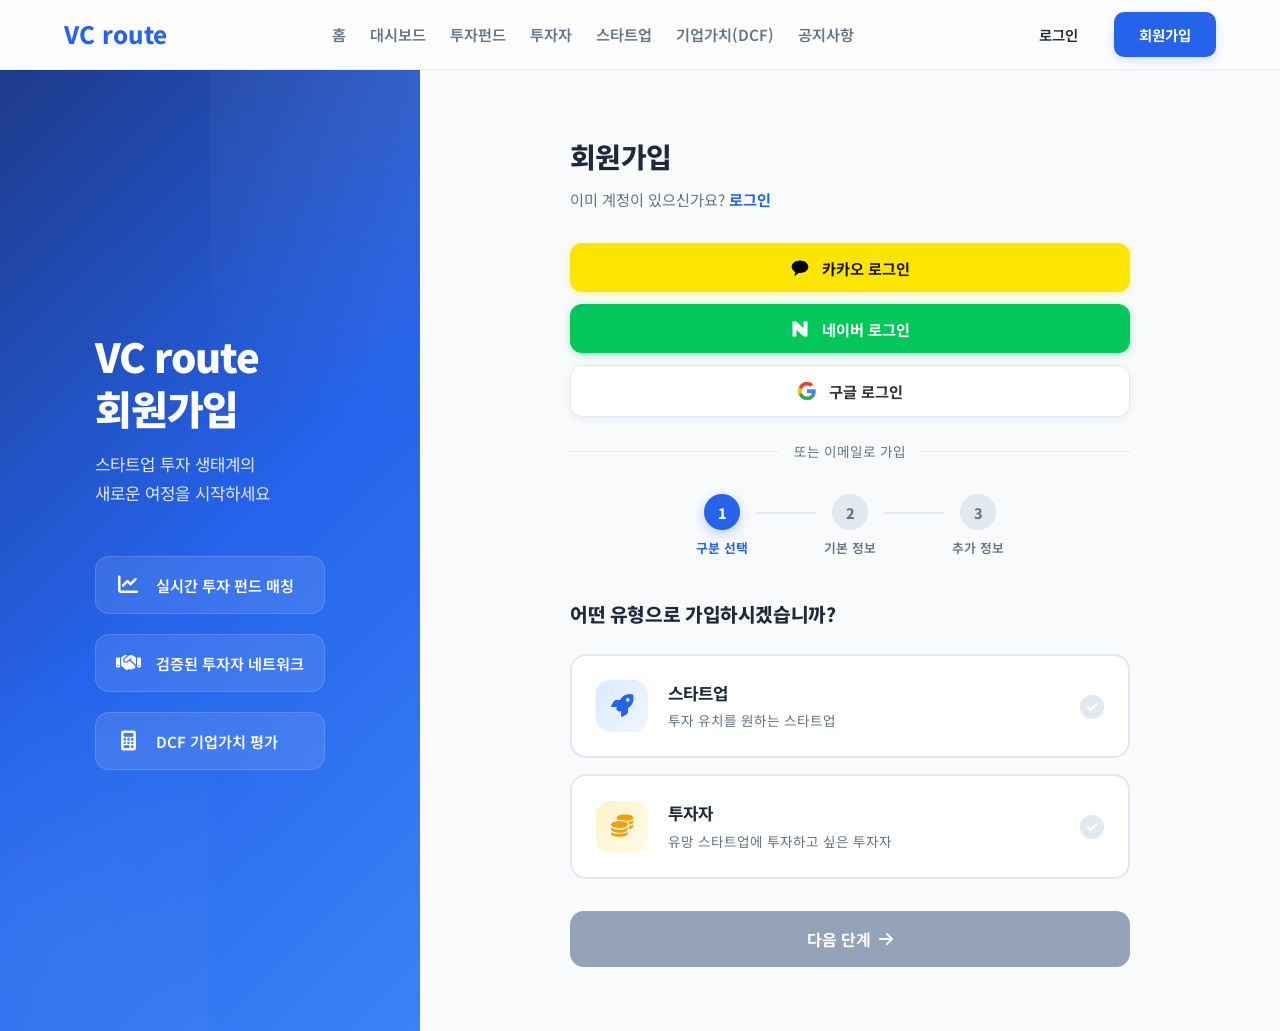
<file: frontend/pages/register.html>
<!doctype html>
<html lang="ko">
  <head>
    <meta charset="UTF-8" />
    <meta name="viewport" content="width=device-width, initial-scale=1.0" />
    <title>회원가입 - VC route</title>
    <link rel="icon" type="image/png" href="../image/favicon.png" />
    <link rel="preconnect" href="https://fonts.googleapis.com" />
    <link rel="preconnect" href="https://fonts.gstatic.com" crossorigin />
    <link
      href="https://fonts.googleapis.com/css2?family=JetBrains+Mono:wght@400;700&family=Noto+Sans+KR:wght@300;400;500;700;900&display=swap"
      rel="stylesheet"
    />
    <link
      rel="stylesheet"
      href="https://cdnjs.cloudflare.com/ajax/libs/font-awesome/6.4.0/css/all.min.css"
    />
    <link rel="stylesheet" href="../css/style.css" />
    <link rel="stylesheet" href="../css/register.css" />
  </head>
  <body>
    <!-- Header -->
    <header>
      <div class="header-container">
        <a href="../index.html" class="logo">VC route</a>
        <nav>
          <ul class="nav-menu">
            <li><a href="../index.html">홈</a></li>
            <li><a href="../dashboard.html">대시보드</a></li>
            <li><a href="../fund.html">투자펀드</a></li>
            <li><a href="../investors.html">투자자</a></li>
            <li><a href="../startups.html">스타트업</a></li>
            <li><a href="../DCF.html">기업가치(DCF)</a></li>
            <li><a href="../notice.html">공지사항</a></li>
          </ul>
        </nav>
        <div class="auth-buttons">
          <a href="login.html" class="btn-login">로그인</a>
          <a href="register.html" class="btn-register">회원가입</a>
        </div>
      </div>
    </header>

    <!-- Register Section -->
    <section class="register-section">
      <div class="register-container">
        <!-- Left: Branding -->
        <div class="register-branding">
          <div class="branding-content">
            <h1>VC route<br />회원가입</h1>
            <p>스타트업 투자 생태계의<br />새로운 여정을 시작하세요</p>
            <div class="branding-features">
              <div class="branding-feature">
                <i class="fa-solid fa-chart-line"></i>
                <span>실시간 투자 펀드 매칭</span>
              </div>
              <div class="branding-feature">
                <i class="fa-solid fa-handshake"></i>
                <span>검증된 투자자 네트워크</span>
              </div>
              <div class="branding-feature">
                <i class="fa-solid fa-calculator"></i>
                <span>DCF 기업가치 평가</span>
              </div>
            </div>
          </div>
        </div>

        <!-- Right: Form -->
        <div class="register-form-wrapper">
          <div class="register-form-inner">
            <div class="form-header">
              <h2>회원가입</h2>
              <p>이미 계정이 있으신가요? <a href="login.html">로그인</a></p>
            </div>

            <!-- Social Login -->
            <div class="social-login">
              <button type="button" class="social-btn kakao" onclick="socialLogin('kakao')">
                <svg viewBox="0 0 24 24" width="20" height="20">
                  <path fill="#000" d="M12 3C6.48 3 2 6.34 2 10.5c0 2.64 1.74 4.96 4.36 6.3l-1.12 4.1c-.08.3.26.54.52.36l4.82-3.22c.46.04.93.06 1.42.06 5.52 0 10-3.34 10-7.5S17.52 3 12 3z"/>
                </svg>
                <span>카카오 로그인</span>
              </button>
              <button type="button" class="social-btn naver" onclick="socialLogin('naver')">
                <svg viewBox="0 0 24 24" width="20" height="20">
                  <path fill="#fff" d="M16.27 10.92L7.44 3H3v18h4.73V13.08L16.56 21H21V3h-4.73z"/>
                </svg>
                <span>네이버 로그인</span>
              </button>
              <button type="button" class="social-btn google" onclick="socialLogin('google')">
                <svg viewBox="0 0 24 24" width="20" height="20">
                  <path fill="#4285F4" d="M22.56 12.25c0-.78-.07-1.53-.2-2.25H12v4.26h5.92a5.06 5.06 0 0 1-2.2 3.32v2.77h3.57c2.08-1.92 3.28-4.74 3.28-8.1z"/>
                  <path fill="#34A853" d="M12 23c2.97 0 5.46-.98 7.28-2.66l-3.57-2.77c-.98.66-2.23 1.06-3.71 1.06-2.86 0-5.29-1.93-6.16-4.53H2.18v2.84C3.99 20.53 7.7 23 12 23z"/>
                  <path fill="#FBBC05" d="M5.84 14.09c-.22-.66-.35-1.36-.35-2.09s.13-1.43.35-2.09V7.07H2.18A11.02 11.02 0 0 0 1 12c0 1.78.42 3.46 1.18 4.93l3.66-2.84z"/>
                  <path fill="#EA4335" d="M12 5.38c1.62 0 3.06.56 4.21 1.64l3.15-3.15C17.45 2.09 14.97 1 12 1 7.7 1 3.99 3.47 2.18 7.07l3.66 2.84c.87-2.6 3.3-4.53 6.16-4.53z"/>
                </svg>
                <span>구글 로그인</span>
              </button>
            </div>

            <div class="divider">
              <span>또는 이메일로 가입</span>
            </div>

            <!-- Registration Form -->
            <form id="registerForm" onsubmit="handleRegisterSubmit(event)">
              <!-- Step Indicator -->
              <div class="step-indicator">
                <div class="step active" data-step="1">
                  <div class="step-circle">1</div>
                  <span>구분 선택</span>
                </div>
                <div class="step-line"></div>
                <div class="step" data-step="2">
                  <div class="step-circle">2</div>
                  <span>기본 정보</span>
                </div>
                <div class="step-line"></div>
                <div class="step" data-step="3">
                  <div class="step-circle">3</div>
                  <span>추가 정보</span>
                </div>
              </div>

              <!-- Step 1: User Type -->
              <div class="form-step active" id="step1">
                <h3>어떤 유형으로 가입하시겠습니까?</h3>
                <div class="user-type-select">
                  <label class="type-card" for="typeStartup">
                    <input type="radio" name="userType" id="typeStartup" value="startup" required />
                    <div class="type-card-inner">
                      <div class="type-icon">
                        <i class="fa-solid fa-rocket"></i>
                      </div>
                      <div class="type-info">
                        <strong>스타트업</strong>
                        <p>투자 유치를 원하는 스타트업</p>
                      </div>
                      <div class="type-check">
                        <i class="fa-solid fa-circle-check"></i>
                      </div>
                    </div>
                  </label>
                  <label class="type-card" for="typeInvestor">
                    <input type="radio" name="userType" id="typeInvestor" value="investor" />
                    <div class="type-card-inner">
                      <div class="type-icon investor-icon">
                        <i class="fa-solid fa-coins"></i>
                      </div>
                      <div class="type-info">
                        <strong>투자자</strong>
                        <p>유망 스타트업에 투자하고 싶은 투자자</p>
                      </div>
                      <div class="type-check">
                        <i class="fa-solid fa-circle-check"></i>
                      </div>
                    </div>
                  </label>
                </div>
                <div class="form-actions">
                  <button type="button" class="btn-next" onclick="goToStep(2)" disabled id="btnStep1Next">
                    다음 단계 <i class="fa-solid fa-arrow-right"></i>
                  </button>
                </div>
              </div>

              <!-- Step 2: Required Info -->
              <div class="form-step" id="step2">
                <h3>기본 정보 입력</h3>
                <p class="step-desc"><span class="required-mark">*</span> 표시는 필수 입력 항목입니다</p>

                <!-- ID -->
                <div class="form-group">
                  <label for="userId">아이디 <span class="required-mark">*</span></label>
                  <div class="input-with-btn">
                    <input type="text" id="userId" name="userId" placeholder="영문, 숫자 4~20자" required minlength="4" maxlength="20" pattern="^[a-zA-Z0-9_]+$" />
                    <button type="button" class="btn-check" onclick="checkDuplicateId()">중복확인</button>
                  </div>
                  <span class="field-msg" id="userIdMsg"></span>
                </div>

                <!-- Password -->
                <div class="form-group">
                  <label for="password">비밀번호 <span class="required-mark">*</span></label>
                  <div class="input-wrapper">
                    <input type="password" id="password" name="password" placeholder="영문, 숫자, 특수문자 포함 8자 이상" required minlength="8" />
                    <button type="button" class="toggle-pw" onclick="togglePassword('password')">
                      <i class="fa-solid fa-eye"></i>
                    </button>
                  </div>
                  <div class="pw-strength" id="pwStrength">
                    <div class="pw-bar"><div class="pw-bar-fill"></div></div>
                    <span class="pw-text"></span>
                  </div>
                </div>

                <!-- Password Confirm -->
                <div class="form-group">
                  <label for="passwordConfirm">비밀번호 확인 <span class="required-mark">*</span></label>
                  <div class="input-wrapper">
                    <input type="password" id="passwordConfirm" name="passwordConfirm" placeholder="비밀번호를 다시 입력하세요" required />
                    <button type="button" class="toggle-pw" onclick="togglePassword('passwordConfirm')">
                      <i class="fa-solid fa-eye"></i>
                    </button>
                  </div>
                  <span class="field-msg" id="passwordConfirmMsg"></span>
                </div>

                <!-- Email -->
                <div class="form-group">
                  <label for="email">이메일 <span class="required-mark">*</span></label>
                  <div class="input-with-btn">
                    <input type="email" id="email" name="email" placeholder="example@email.com" required />
                    <button type="button" class="btn-check" onclick="sendEmailVerification()">인증요청</button>
                  </div>
                  <span class="field-msg" id="emailMsg"></span>
                </div>

                <!-- Email Verification Code -->
                <div class="form-group verify-group" id="emailVerifyGroup" style="display:none;">
                  <label for="emailCode">이메일 인증코드 <span class="required-mark">*</span></label>
                  <div class="input-with-btn">
                    <input type="text" id="emailCode" name="emailCode" placeholder="인증코드 6자리" maxlength="6" />
                    <button type="button" class="btn-verify" onclick="verifyEmailCode()">인증확인</button>
                  </div>
                  <span class="field-msg" id="emailCodeMsg">
                    <span class="timer" id="emailTimer"></span>
                  </span>
                </div>

                <!-- Phone -->
                <div class="form-group">
                  <label for="phone">연락처 <span class="required-mark">*</span></label>
                  <div class="input-with-btn">
                    <input type="tel" id="phone" name="phone" placeholder="010-0000-0000" required />
                    <button type="button" class="btn-check" onclick="sendPhoneVerification()">인증요청</button>
                  </div>
                  <span class="field-msg" id="phoneMsg"></span>
                </div>

                <!-- Phone Verification Code -->
                <div class="form-group verify-group" id="phoneVerifyGroup" style="display:none;">
                  <label for="phoneCode">연락처 인증코드 <span class="required-mark">*</span></label>
                  <div class="input-with-btn">
                    <input type="text" id="phoneCode" name="phoneCode" placeholder="인증코드 6자리" maxlength="6" />
                    <button type="button" class="btn-verify" onclick="verifyPhoneCode()">인증확인</button>
                  </div>
                  <span class="field-msg" id="phoneCodeMsg">
                    <span class="timer" id="phoneTimer"></span>
                  </span>
                </div>

                <div class="form-actions two-btn">
                  <button type="button" class="btn-prev" onclick="goToStep(1)">
                    <i class="fa-solid fa-arrow-left"></i> 이전
                  </button>
                  <button type="button" class="btn-next" onclick="goToStep(3)" id="btnStep2Next">
                    다음 단계 <i class="fa-solid fa-arrow-right"></i>
                  </button>
                </div>
              </div>

              <!-- Step 3: Optional Info -->
              <div class="form-step" id="step3">
                <h3>추가 정보 <span class="optional-badge">선택사항</span></h3>
                <p class="step-desc">나중에 프로필에서 수정할 수 있습니다</p>

                <!-- Company -->
                <div class="form-group">
                  <label for="company">회사명</label>
                  <input type="text" id="company" name="company" placeholder="소속 회사명을 입력하세요" />
                </div>

                <!-- Portfolio -->
                <div class="form-group">
                  <label for="portfolio">포트폴리오 URL</label>
                  <input type="url" id="portfolio" name="portfolio" placeholder="https://portfolio.com" />
                </div>

                <!-- Bio -->
                <div class="form-group">
                  <label for="bio">소개</label>
                  <textarea id="bio" name="bio" rows="4" placeholder="간단한 자기소개를 입력하세요" maxlength="500"></textarea>
                  <span class="char-count"><span id="bioCount">0</span>/500</span>
                </div>

                <!-- Terms Agreement -->
                <div class="terms-section">
                  <label class="checkbox-label all-agree">
                    <input type="checkbox" id="agreeAll" onchange="toggleAllAgree()" />
                    <span class="checkmark"></span>
                    <span>전체 동의</span>
                  </label>
                  <div class="terms-list">
                    <label class="checkbox-label">
                      <input type="checkbox" name="terms" class="term-check" value="service" required />
                      <span class="checkmark"></span>
                      <span><span class="required-tag">[필수]</span> 서비스 이용약관 동의</span>
                      <a href="../legal.html" target="_blank" class="terms-link">보기</a>
                    </label>
                    <label class="checkbox-label">
                      <input type="checkbox" name="terms" class="term-check" value="privacy" required />
                      <span class="checkmark"></span>
                      <span><span class="required-tag">[필수]</span> 개인정보 처리방침 동의</span>
                      <a href="../legal.html" target="_blank" class="terms-link">보기</a>
                    </label>
                    <label class="checkbox-label">
                      <input type="checkbox" name="terms" class="term-check" value="marketing" />
                      <span class="checkmark"></span>
                      <span><span class="optional-tag">[선택]</span> 마케팅 정보 수신 동의</span>
                    </label>
                  </div>
                </div>

                <div class="form-actions two-btn">
                  <button type="button" class="btn-prev" onclick="goToStep(2)">
                    <i class="fa-solid fa-arrow-left"></i> 이전
                  </button>
                  <button type="submit" class="btn-submit" id="btnSubmit">
                    <i class="fa-solid fa-user-plus"></i> 회원가입 완료
                  </button>
                </div>
              </div>
            </form>
          </div>
        </div>
      </div>
    </section>

    <script src="../js/config.js"></script>
    <script src="../js/auth.js"></script>
    <script src="../js/register.js"></script>
  </body>
</html>
</file>
<file: frontend/css/style.css>
/*
  Global Design System (GDS) - VC route
  Premium Hybrid Design System
*/

:root {
  --primary-color: #2563eb;
  --secondary-color: #64748b;
  --accent-color: #2563eb;
  --light-bg: #f8fafc;
  --border-color: #e2e8f0;
  --text-primary: #1e293b;
  --text-secondary: #64748b;
  --header-height: 70px;
  --container-width: 1200px;

  /* Keep card variables */
  --card-bg: #ffffff;
  --glass-bg: rgba(255, 255, 255, 0.8);
  --glass-border: rgba(226, 232, 240, 0.8);
  --glass-blur: blur(12px);
  --glass-shadow: 0 4px 20px rgba(0, 0, 0, 0.05);
  --border-radius-lg: 20px;
}

/* Base Styles */
* {
  margin: 0;
  padding: 0;
  box-sizing: border-box;
  -webkit-tap-highlight-color: transparent;
}

body {
  font-family: "Noto Sans KR", sans-serif;
  background-color: var(--light-bg);
  color: var(--text-primary);
  line-height: 1.6;
  overflow-x: hidden;
  padding-top: var(--header-height);
  -webkit-font-smoothing: antialiased;
}

/* Typography Standard */
h1,
h2,
h3,
h4 {
  font-weight: 800;
  letter-spacing: -0.02em;
}

/* Header - Unified */
header {
  position: fixed;
  top: 0;
  width: 100%;
  height: var(--header-height);
  background: var(--glass-bg);
  backdrop-filter: var(--glass-blur);
  border-bottom: 1px solid var(--glass-border);
  z-index: 1000;
  display: flex;
  align-items: center;
}

.header-container {
  width: 100%;
  max-width: var(--container-width);
  margin: 0 auto;
  padding: 0 1.5rem;
  display: flex;
  justify-content: space-between;
  align-items: center;
}

.logo {
  font-size: 1.5rem;
  font-weight: 800;
  color: var(--primary-color);
  text-decoration: none;
}

.nav-menu {
  display: flex;
  gap: 1.5rem;
  list-style: none;
}

.nav-menu a {
  text-decoration: none;
  color: var(--text-secondary);
  font-weight: 600;
  transition: color 0.2s;
  font-size: 0.95rem;
}

.nav-menu a:hover,
.nav-menu a.active {
  color: var(--accent-color);
}

/* Auth Buttons */
.auth-buttons {
  display: flex;
  align-items: center;
  gap: 1rem;
}

.btn-login {
  color: var(--text-primary);
  text-decoration: none;
  font-weight: 600;
  font-size: 0.9rem;
  padding: 0.6rem 1.25rem;
  border-radius: 10px;
  transition: all 0.2s;
}

.btn-login:hover {
  background: rgba(0, 0, 0, 0.05);
  color: var(--primary-color);
}

.btn-register {
  background: var(--primary-color);
  color: white;
  text-decoration: none;
  font-weight: 700;
  font-size: 0.9rem;
  padding: 0.6rem 1.5rem;
  border-radius: 10px;
  box-shadow: 0 4px 12px rgba(37, 99, 235, 0.2);
  transition: all 0.2s;
  border: 1px solid transparent;
}

.btn-register:hover {
  transform: translateY(-2px);
  box-shadow: 0 6px 16px rgba(37, 99, 235, 0.3);
  background: var(--primary-dark, #1d4ed8);
}

/* Avatar System */
.avatar {
  width: 48px;
  height: 48px;
  border-radius: 12px;
  background: var(--primary-color);
  display: flex;
  align-items: center;
  justify-content: center;
  color: white;
  font-size: 1.25rem;
  flex-shrink: 0;
}

.avatar-lg {
  width: 80px;
  height: 80px;
  border-radius: 20px;
  font-size: 2rem;
}

/* Premium Universal Card */
.u-card {
  background: var(--glass-bg);
  backdrop-filter: var(--glass-blur);
  border: 1px solid var(--glass-border);
  border-radius: var(--border-radius-lg);
  padding: 1.5rem;
  box-shadow: var(--glass-shadow);
  transition: all 0.3s cubic-bezier(0.4, 0, 0.2, 1);
  display: flex;
  flex-direction: column;
  position: relative;
  overflow: hidden;
}

.u-card:hover {
  transform: translateY(-8px);
  border-color: var(--accent-color);
  box-shadow: 0 20px 40px rgba(0, 0, 0, 0.05);
}

.u-card .card-badge {
  position: absolute;
  top: 1rem;
  right: 1rem;
}

.u-card .card-header {
  display: flex;
  align-items: center;
  gap: 1rem;
  margin-bottom: 1.25rem;
}

.u-card .avatar {
  width: 48px;
  height: 48px;
  border-radius: 12px;
  background: var(--primary-color);
  display: flex;
  align-items: center;
  justify-content: center;
  color: white;
  font-size: 1.25rem;
}

/* Universal Button Styles */
.btn-primary {
  background: var(--primary-color);
  color: white;
  padding: 0.75rem 1.5rem;
  border-radius: 12px;
  border: none;
  font-weight: 700;
  cursor: pointer;
  transition: all 0.2s;
  box-shadow: 0 4px 12px rgba(99, 102, 241, 0.25);
}

.btn-primary:hover {
  transform: scale(1.02);
  box-shadow: 0 6px 16px rgba(99, 102, 241, 0.35);
}

.btn-bookmark {
  width: 48px;
  height: 48px;
  border-radius: 12px;
  border: 1px solid var(--border-color);
  background: white;
  color: var(--text-secondary);
  display: flex;
  align-items: center;
  justify-content: center;
  cursor: pointer;
  transition: all 0.2s;
}

.btn-bookmark:hover {
  background: rgba(37, 99, 235, 0.1);
  color: var(--accent-color);
  border-color: var(--accent-color);
}

.btn-bookmark.active {
  background: rgba(245, 158, 11, 0.1);
  color: var(--warning-color);
  border-color: var(--warning-color);
}

/* Responsive Grid Adjustments */
.grid-layout {
  display: grid;
  grid-template-columns: repeat(auto-fill, minmax(320px, 1fr));
  gap: 1.5rem;
  width: 100%;
}

/* Tag Styles */
.tag {
  padding: 4px 10px;
  border-radius: 6px;
  font-size: 0.75rem;
  font-weight: 700;
  background: #f1f5f9;
  color: #475569;
}

.tag-special {
  background: rgba(168, 85, 247, 0.1);
  color: #a855f7;
}

/* Mobile Adjustments */
@media (max-width: 768px) {
  header {
    height: 60px;
  }

  .header-container .nav-menu {
    display: none;
  }

  .page-header h1 {
    font-size: 1.75rem;
  }
}

/* Premium Modal Standard */
.modal {
  position: fixed;
  inset: 0;
  background: rgba(15, 23, 42, 0.4);
  backdrop-filter: blur(8px);
  z-index: 3000;
  display: none;
  align-items: center;
  justify-content: center;
  padding: 1.5rem;
}

.modal-content {
  background: white;
  width: 100%;
  max-width: 800px;
  max-height: 90vh;
  border-radius: 24px;
  border: 1px solid rgba(255, 255, 255, 0.2);
  box-shadow: 0 25px 50px -12px rgba(0, 0, 0, 0.15);
  overflow-y: auto;
  position: relative;
  animation: modalScale 0.4s cubic-bezier(0.16, 1, 0.3, 1);
}

.modal-close {
  position: absolute;
  top: 1.5rem;
  right: 1.5rem;
  width: 36px;
  height: 36px;
  border-radius: 50%;
  background: #f1f5f9;
  display: flex;
  align-items: center;
  justify-content: center;
  color: var(--text-secondary);
  font-size: 1.2rem;
  cursor: pointer;
  transition: all 0.2s;
  z-index: 10;
}

.modal-close:hover {
  background: #e2e8f0;
  color: var(--text-primary);
  transform: rotate(90deg);
}

.modal-header {
  padding: 3rem 2.5rem 2rem;
  border-bottom: 1px solid var(--border-color);
  background: linear-gradient(to bottom, #fcfdff, #ffffff);
}

.modal-body {
  padding: 2.5rem;
}

/* Modal Content Helper Classes */
.u-section {
  margin-bottom: 3rem;
}

.u-section:last-child {
  margin-bottom: 0;
}

.u-section h3 {
  font-size: 1.15rem;
  font-weight: 800;
  margin-bottom: 1.5rem;
  display: flex;
  align-items: center;
  gap: 10px;
  color: var(--text-primary);
}

.u-section h3::before {
  content: "";
  width: 4px;
  height: 18px;
  background: var(--primary-color);
  border-radius: 2px;
}

.u-grid-2 {
  display: grid;
  grid-template-columns: repeat(2, 1fr);
  gap: 1.25rem;
}

@keyframes modalScale {
  from {
    opacity: 0;
    transform: translateY(20px) scale(0.95);
  }
  to {
    opacity: 1;
    transform: translateY(0) scale(1);
  }
}

@media (max-width: 768px) {
  .modal-content {
    max-height: 100vh;
    height: 100%;
    border-radius: 0;
    margin: 0;
    padding-top: 2rem;
  }

  .u-grid-2 {
    grid-template-columns: 1fr;
  }
}

/* Hero Section */
.hero {
  padding: 80px 2rem;
  text-align: center;
  background: #fff;
}

.hero h1 {
  font-size: 3rem;
  font-weight: 700;
  margin-bottom: 1.5rem;
  color: #1e293b;
}

.hero .subtitle {
  font-size: 1.2rem;
  color: #64748b;
  max-width: 800px;
  margin: 0 auto 2rem;
}

/* Features Section */
.features {
  padding: 60px 2rem;
  max-width: 1200px;
  margin: 0 auto;
}

.section-header {
  text-align: center;
  margin-bottom: 3rem;
}

.features-grid {
  display: grid;
  grid-template-columns: repeat(3, 1fr);
  gap: 2rem;
}

.feature-card {
  padding: 2rem;
  background: #f8fafc;
  border-radius: 12px;
  text-align: center;
}

.feature-icon {
  font-size: 2.5rem;
  margin-bottom: 1rem;
}

/* Process Section */
.process {
  padding: 60px 2rem;
  background: #f1f5f9;
}

.process-steps {
  display: grid;
  grid-template-columns: repeat(4, 1fr);
  gap: 1.5rem;
  max-width: 1200px;
  margin: 0 auto;
}

.process-step {
  text-align: center;
}

.step-number {
  font-size: 2rem;
  font-weight: 800;
  color: #2563eb;
  margin-bottom: 0.5rem;
}

/* Premium Footer */
footer {
  background: #eff6ff;
  color: var(--text-secondary);
  padding: 100px 2rem 50px;
  border-top: 1px solid var(--border-color);
}

.footer-container {
  max-width: var(--container-width);
  margin: 0 auto;
}

.footer-top {
  display: grid;
  grid-template-columns: 1.5fr 1fr 1fr 1.2fr;
  gap: 4rem;
  margin-bottom: 60px;
}

.footer-brand .logo {
  font-size: 1.8rem;
  color: var(--primary-color);
  margin-bottom: 1.5rem;
  display: inline-block;
}

.footer-brand p {
  line-height: 1.7;
  font-size: 0.95rem;
  margin-bottom: 2rem;
}

.footer-links h4 {
  color: var(--text-primary);
  font-size: 1.1rem;
  margin-bottom: 1.5rem;
}

.footer-links ul {
  list-style: none;
}

.footer-links ul li {
  margin-bottom: 0.75rem;
}

.footer-links ul li a {
  color: inherit;
  text-decoration: none;
  transition: color 0.2s;
  font-size: 0.95rem;
}

.footer-links ul li a:hover {
  color: var(--primary-color);
}

.footer-contact h4 {
  color: var(--text-primary);
  font-size: 1.1rem;
  margin-bottom: 1.5rem;
}

.footer-contact p {
  font-size: 0.9rem;
  margin-bottom: 1rem;
  display: flex;
  align-items: center;
  gap: 10px;
}

.footer-contact p i {
  color: var(--primary-color);
}

.footer-bottom {
  padding-top: 40px;
  border-top: 1px solid var(--border-color);
  display: flex;
  justify-content: space-between;
  align-items: center;
  font-size: 0.85rem;
}

.footer-social {
  display: flex;
  gap: 1.25rem;
}

.footer-social a {
  width: 40px;
  height: 40px;
  border-radius: 50%;
  background: #f1f5f9;
  display: flex;
  align-items: center;
  justify-content: center;
  color: var(--text-secondary);
  text-decoration: none;
  transition: all 0.3s;
}

.footer-social a:hover {
  background: var(--primary-color);
  transform: translateY(-3px);
}

.legal-links {
  display: flex;
  gap: 1.5rem;
  margin-bottom: 1.5rem;
}

.legal-links a {
  color: inherit;
  text-decoration: none;
}

@media (max-width: 1024px) {
  .footer-top {
    grid-template-columns: 1fr 1fr;
    gap: 3rem;
  }
}

@media (max-width: 640px) {
  .footer-top {
    grid-template-columns: 1fr;
  }

  .footer-bottom {
    flex-direction: column;
    gap: 2rem;
    text-align: center;
  }
}

/* Header Language Toggle Styles */
.lang-toggle {
  position: relative;
  margin-right: 1rem;
}
.lang-toggle-btn {
  display: flex;
  align-items: center;
  gap: 0.5rem;
  padding: 0.5rem 1rem;
  background: transparent;
  border: 1px solid var(--glass-border);
  border-radius: 10px;
  font-size: 0.9rem;
  font-weight: 600;
  color: var(--text-secondary);
  cursor: pointer;
  transition: all 0.2s ease;
}
.lang-toggle-btn:hover {
  background: rgba(37, 99, 235, 0.05);
  border-color: var(--primary-color);
  color: var(--primary-color);
}
.lang-toggle-btn i {
  font-size: 0.75rem;
  transition: transform 0.2s ease;
}
.lang-toggle.open .lang-toggle-btn i {
  transform: rotate(180deg);
}
.lang-dropdown {
  position: absolute;
  top: calc(100% + 8px);
  right: 0;
  min-width: 160px;
  background: white;
  border: 1px solid var(--glass-border);
  border-radius: 12px;
  box-shadow: 0 10px 30px rgba(0, 0, 0, 0.12);
  opacity: 0;
  visibility: hidden;
  transform: translateY(-10px);
  transition: all 0.25s cubic-bezier(0.4, 0, 0.2, 1);
  z-index: 1000;
  overflow: hidden;
}
.lang-toggle.open .lang-dropdown {
  opacity: 1;
  visibility: visible;
  transform: translateY(0);
}
.lang-dropdown-item {
  display: flex;
  align-items: center;
  gap: 0.75rem;
  padding: 0.85rem 1.25rem;
  font-size: 0.9rem;
  font-weight: 600;
  color: var(--text-primary);
  cursor: pointer;
  transition: all 0.15s ease;
  border: none;
  background: transparent;
  width: 100%;
  text-align: left;
}
.lang-dropdown-item:hover {
  background: rgba(37, 99, 235, 0.05);
  color: var(--primary-color);
}
.lang-dropdown-item.active {
  background: rgba(37, 99, 235, 0.08);
  color: var(--primary-color);
}
.lang-dropdown-item.active::after {
  content: "\f00c";
  font-family: "Font Awesome 6 Free";
  font-weight: 900;
  margin-left: auto;
  font-size: 0.75rem;
}
.lang-dropdown-item:not(:last-child) {
  border-bottom: 1px solid var(--glass-border);
}

/* ===== Universal Search Bar Styles ===== */
.search-section {
  margin-bottom: 2rem;
  width: 100%;
}

.search-bar {
  position: relative;
  max-width: 100%;
}

.search-bar input {
  width: 100%;
  padding: 1rem 1.5rem 1rem 3.25rem;
  background: white;
  border: 2px solid var(--border-color);
  border-radius: 16px;
  color: var(--text-primary);
  font-size: 1rem;
  font-weight: 500;
  transition: all 0.3s cubic-bezier(0.4, 0, 0.2, 1);
  box-shadow: 0 2px 8px rgba(0, 0, 0, 0.04);
}

.search-bar input::placeholder {
  color: var(--text-secondary);
  font-weight: 400;
}

.search-bar input:hover {
  border-color: #cbd5e1;
  box-shadow: 0 4px 12px rgba(0, 0, 0, 0.06);
}

.search-bar input:focus {
  outline: none;
  border-color: var(--primary-color);
  box-shadow: 0 0 0 4px rgba(37, 99, 235, 0.1), 0 4px 12px rgba(0, 0, 0, 0.06);
}

.search-bar .search-icon {
  position: absolute;
  left: 1.15rem;
  top: 50%;
  transform: translateY(-50%);
  color: var(--text-secondary);
  font-size: 1.1rem;
  pointer-events: none;
  transition: color 0.2s;
}

.search-bar input:focus + .search-icon,
.search-bar:focus-within .search-icon {
  color: var(--primary-color);
}

.search-bar .search-clear {
  position: absolute;
  right: 1rem;
  top: 50%;
  transform: translateY(-50%);
  width: 28px;
  height: 28px;
  border-radius: 50%;
  border: none;
  background: #f1f5f9;
  color: var(--text-secondary);
  font-size: 0.85rem;
  cursor: pointer;
  display: none;
  align-items: center;
  justify-content: center;
  transition: all 0.2s;
}

.search-bar .search-clear:hover {
  background: #e2e8f0;
  color: var(--text-primary);
}

.search-bar .search-clear.visible {
  display: flex;
}

/* Search Suggestions (Optional) */
.search-suggestions {
  position: absolute;
  top: calc(100% + 8px);
  left: 0;
  right: 0;
  background: white;
  border: 1px solid var(--border-color);
  border-radius: 12px;
  box-shadow: 0 10px 30px rgba(0, 0, 0, 0.1);
  max-height: 300px;
  overflow-y: auto;
  z-index: 100;
  display: none;
}

.search-suggestions.active {
  display: block;
}

.search-suggestion-item {
  padding: 0.85rem 1.25rem;
  cursor: pointer;
  transition: background 0.15s;
  display: flex;
  align-items: center;
  gap: 0.75rem;
}

.search-suggestion-item:hover {
  background: #f8fafc;
}

.search-suggestion-item i {
  color: var(--text-secondary);
  font-size: 0.9rem;
}

.search-suggestion-item span {
  color: var(--text-primary);
  font-weight: 500;
}

.search-suggestion-item .highlight {
  color: var(--primary-color);
  font-weight: 700;
}

/* Search Stats */
.search-stats {
  display: flex;
  align-items: center;
  gap: 0.5rem;
  margin-top: 0.75rem;
  font-size: 0.85rem;
  color: var(--text-secondary);
}

.search-stats strong {
  color: var(--primary-color);
  font-weight: 700;
}

/* No Results State */
.no-results {
  text-align: center;
  padding: 4rem 2rem;
  background: white;
  border-radius: 20px;
  border: 1px solid var(--border-color);
}

.no-results-icon {
  font-size: 4rem;
  margin-bottom: 1.5rem;
  opacity: 0.5;
}

.no-results h3 {
  font-size: 1.25rem;
  font-weight: 700;
  color: var(--text-primary);
  margin-bottom: 0.5rem;
}

.no-results p {
  color: var(--text-secondary);
  font-size: 0.95rem;
}

.no-results .reset-btn {
  margin-top: 1.5rem;
  padding: 0.75rem 1.5rem;
  background: var(--primary-color);
  color: white;
  border: none;
  border-radius: 10px;
  font-weight: 600;
  cursor: pointer;
  transition: all 0.2s;
}

.no-results .reset-btn:hover {
  transform: translateY(-2px);
  box-shadow: 0 4px 12px rgba(37, 99, 235, 0.3);
}
</file>
<file: frontend/css/investors.css>
/* Investors Page Styles */

.investors-page {
  min-height: 100vh;
  padding-top: 80px;
  padding-bottom: 4rem;
}

.page-header {
  text-align: center;
  padding: 4rem 2rem 3rem;
  max-width: 1200px;
  margin: 0 auto;
}

.page-header h1 {
  font-size: clamp(2rem, 4vw, 3rem);
  font-weight: 900;
  margin-bottom: 1rem;
  background: linear-gradient(135deg, #1e293b 0%, #475569 100%);
  background-clip: text;
  -webkit-background-clip: text;
  -webkit-text-fill-color: transparent;
}

.page-header p {
  font-size: 1.2rem;
  color: var(--text-secondary);
  font-weight: 300;
}

/* Container Layout */
.investors-container {
  max-width: 1400px;
  margin: 0 auto;
  padding: 0 2rem;
  display: grid;
  grid-template-columns: 280px 1fr;
  gap: 3rem;
  align-items: start;
}

/* Sidebar Styles */
.category-sidebar {
  position: sticky;
  top: 100px;
  background: var(--glass-bg);
  border: 1px solid var(--glass-border);
  border-radius: 20px;
  padding: 2rem;
  backdrop-filter: blur(20px);
  max-height: calc(100vh - 120px);
  overflow-y: auto;
}

.sidebar-header {
  display: flex;
  justify-content: space-between;
  align-items: center;
  margin-bottom: 2rem;
  padding-bottom: 1rem;
  border-bottom: 2px solid var(--border-color);
}

.sidebar-header h3 {
  font-size: 1.3rem;
  font-weight: 700;
  color: var(--text-primary);
}

/* Fund-style Info Items */
.fund-info-item {
  display: flex;
  justify-content: space-between;
  margin-bottom: 0.5rem;
  font-size: 0.9rem;
}
.fund-info-label {
  color: var(--text-secondary);
}
.fund-info-value {
  font-weight: 500;
  color: var(--text-primary);
}

.reset-filter {
  padding: 0.4rem 0.8rem;
  background: transparent;
  border: 1px solid var(--border-color);
  border-radius: 6px;
  color: var(--text-secondary);
  font-size: 0.85rem;
  font-weight: 500;
  cursor: pointer;
  transition: all 0.2s ease;
}

.reset-filter:hover {
  border-color: var(--accent-color);
  color: var(--accent-color);
  background: rgba(37, 99, 235, 0.05);
}

.filter-section {
  margin-bottom: 2rem;
}

.filter-section h4 {
  font-size: 1rem;
  font-weight: 600;
  color: var(--text-primary);
  margin-bottom: 1rem;
}

.filter-group {
  display: flex;
  flex-direction: column;
  gap: 0.75rem;
}

.filter-item {
  display: flex;
  align-items: center;
  gap: 0.75rem;
  cursor: pointer;
  padding: 0.5rem;
  border-radius: 8px;
  transition: background 0.2s ease;
}

.filter-item:hover {
  background: rgba(37, 99, 235, 0.05);
}

.filter-item input[type="checkbox"] {
  width: 18px;
  height: 18px;
  cursor: pointer;
  accent-color: var(--accent-color);
}

.filter-item span {
  font-size: 0.95rem;
  color: var(--text-secondary);
  font-weight: 400;
}

.filter-item input[type="checkbox"]:checked + span {
  color: var(--text-primary);
  font-weight: 500;
}

.filter-item input[type="radio"] {
  width: 18px;
  height: 18px;
  cursor: pointer;
  accent-color: var(--accent-color);
}

.filter-item.special-tag {
  padding: 0.8rem 1rem;
  background: white;
  border: 1px solid #e2e8f0;
  border-radius: 12px;
  transition: all 0.2s ease;
  justify-content: center;
}

.filter-item.special-tag:hover {
  background: #f8fafc;
  border-color: #cbd5e1;
}

/* Blue Style (All Investors) */
.filter-item.special-tag[data-special="all"].active {
  background: rgba(37, 99, 235, 0.08);
  border-color: var(--accent-color);
  color: var(--accent-color);
}

.filter-item.special-tag[data-special="all"].active span {
  color: var(--accent-color);
  font-weight: 700;
}

/* Orange Style (TPS, LIPS, TOPS) */
.filter-item.special-tag:not([data-special="all"]).active {
  background: rgba(245, 158, 11, 0.1);
  border-color: #f59e0b;
  color: #d97706;
}

.filter-item.special-tag:not([data-special="all"]).active span {
  color: #d97706;
  font-weight: 700;
}

/* Content Header */
.content-header {
  display: flex;
  justify-content: space-between;
  align-items: center;
  margin-bottom: 2rem;
  padding-bottom: 1rem;
  border-bottom: 1px solid var(--border-color);
}

.results-info {
  font-size: 1rem;
  color: var(--text-secondary);
}

.results-count strong {
  color: var(--accent-color);
  font-weight: 700;
}

.sort-options select {
  padding: 0.6rem 1rem;
  background: var(--glass-bg);
  border: 1px solid var(--border-color);
  border-radius: 8px;
  color: var(--text-primary);
  font-size: 0.95rem;
  font-weight: 500;
  cursor: pointer;
  transition: all 0.2s ease;
}

.sort-options select:hover {
  border-color: var(--accent-color);
}

.sort-options select:focus {
  outline: none;
  border-color: var(--accent-color);
  box-shadow: 0 0 0 3px rgba(37, 99, 235, 0.1);
}

/* Investors Grid */
.investors-grid {
  display: grid;
  grid-template-columns: repeat(3, 1fr);
  gap: 2rem;
  margin-bottom: 3rem;
}

/* Investor Card */
.investor-card {
  background: var(--glass-bg);
  border: 1px solid var(--glass-border);
  border-radius: 20px;
  padding: 2rem;
  display: flex;
  flex-direction: column;
  height: 100%;
  backdrop-filter: blur(20px);
  transition: all 0.3s ease;
  position: relative;
  overflow: hidden;
  cursor: pointer;
}

.investor-card::before {
  content: "";
  position: absolute;
  top: 0;
  left: 0;
  width: 100%;
  height: 4px;
  background: var(--primary-gradient);
  transform: scaleX(0);
  transform-origin: left;
  transition: transform 0.3s ease;
}

.investor-card:hover::before {
  transform: scaleX(1);
}

.investor-card:hover {
  transform: translateY(-8px);
  box-shadow: 0 20px 60px rgba(0, 0, 0, 0.15);
  border-color: var(--accent-color);
}

.investor-header {
  display: flex;
  align-items: center;
  gap: 1rem;
  margin-bottom: 1.5rem;
}

.investor-avatar {
  width: 60px;
  height: 60px;
  border-radius: 50%;
  background: var(--primary-gradient);
  display: flex;
  align-items: center;
  justify-content: center;
  font-size: 1.5rem;
  font-weight: 700;
  color: white;
  flex-shrink: 0;
}

.investor-info h3 {
  font-size: 1.2rem;
  font-weight: 700;
  color: var(--text-primary);
  margin-bottom: 0.25rem;
}

.investor-info .company {
  font-size: 0.9rem;
  color: var(--text-secondary);
  font-weight: 400;
}

.investor-stats {
  display: flex;
  gap: 1.5rem;
  margin-bottom: 1.5rem;
  padding: 1rem;
  background: rgba(248, 250, 252, 0.5);
  border-radius: 12px;
}

.stat-item {
  flex: 1;
  text-align: center;
}

.stat-value {
  display: block;
  font-size: 1.3rem;
  font-weight: 700;
  color: var(--accent-color);
  margin-bottom: 0.25rem;
}

.stat-label {
  font-size: 0.8rem;
  color: var(--text-secondary);
  font-weight: 400;
}

.investor-tags {
  display: flex;
  flex-wrap: wrap;
  gap: 0.5rem;
  margin-bottom: 1.5rem;
}

.tag {
  padding: 0.4rem 0.8rem;
  background: rgba(37, 99, 235, 0.1);
  border: 1px solid rgba(37, 99, 235, 0.2);
  border-radius: 20px;
  font-size: 0.8rem;
  color: var(--accent-color);
  font-weight: 500;
}

.tag.tag-special {
  background: linear-gradient(135deg, #f59e0b 0%, #d97706 100%);
  border: 1px solid #f59e0b;
  color: white;
  font-weight: 600;
  box-shadow: 0 2px 8px rgba(245, 158, 11, 0.3);
}

.investor-description {
  font-size: 0.95rem;
  color: var(--text-secondary);
  line-height: 1.6;
  margin-bottom: 1.5rem;
  display: -webkit-box;
  -webkit-lineclamp: 3;
  -webkit-box-orient: vertical;
  overflow: hidden;
}

.card-footer {
  margin-top: auto;
}

.investor-actions {
  display: flex;
  gap: 0.75rem;
  margin-top: auto;
}

.btn-contact {
  flex: 1;
  padding: 0.75rem 1rem;
  background: var(--primary-gradient);
  border: none;
  border-radius: 10px;
  color: white;
  font-weight: 600;
  font-size: 0.9rem;
  cursor: pointer;
  transition: all 0.3s ease;
  text-align: center;
  text-decoration: none;
  display: inline-block;
}

.btn-contact:hover {
  transform: translateY(-2px);
  box-shadow: 0 8px 20px rgba(102, 126, 234, 0.3);
}

/* btn-bookmark removed - using global style in style.css */

/* No Results */
.no-results {
  text-align: center;
  padding: 4rem 2rem;
}

.no-results-icon {
  font-size: 4rem;
  margin-bottom: 1rem;
  opacity: 0.5;
}

.no-results h3 {
  font-size: 1.5rem;
  font-weight: 700;
  color: var(--text-primary);
  margin-bottom: 0.5rem;
}

.no-results p {
  font-size: 1rem;
  color: var(--text-secondary);
}

/* Active nav link */
.nav-menu a.active {
  color: var(--accent-color);
  font-weight: 600;
}

.nav-menu a.active::after {
  width: 100%;
}

/* Responsive Design */
@media (max-width: 1200px) {
  .investors-grid {
    grid-template-columns: repeat(2, 1fr);
  }
}

@media (max-width: 968px) {
  .investors-container {
    grid-template-columns: 1fr;
    gap: 2rem;
  }

  .category-sidebar {
    position: relative;
    top: 0;
    max-height: none;
  }

  .investors-grid {
    grid-template-columns: repeat(2, 1fr);
  }
}

@media (max-width: 640px) {
  .investors-grid {
    grid-template-columns: 1fr;
  }

  .content-header {
    flex-direction: column;
    align-items: flex-start;
    gap: 1rem;
  }

  .investor-stats {
    gap: 1rem;
  }

  .stat-value {
    font-size: 1.1rem;
  }
}

/* Modal Styles */
.modal {
  display: none;
  position: fixed;
  z-index: 2000;
  left: 0;
  top: 0;
  width: 100%;
  height: 100%;
  overflow: auto;
  background-color: rgba(0, 0, 0, 0.6);
  backdrop-filter: blur(5px);
  animation: fadeIn 0.3s ease;
}

@keyframes fadeIn {
  from {
    opacity: 0;
  }
  to {
    opacity: 1;
  }
}

.modal-content {
  background: var(--light-bg);
  margin: 3% auto;
  padding: 0;
  border-radius: 20px;
  width: 90%;
  max-width: 800px;
  max-height: 90vh;
  overflow-y: auto;
  box-shadow: 0 20px 60px rgba(0, 0, 0, 0.3);
  animation: slideDown 0.3s ease;
  position: relative;
}

@keyframes slideDown {
  from {
    transform: translateY(-50px);
    opacity: 0;
  }
  to {
    transform: translateY(0);
    opacity: 1;
  }
}

.modal-close {
  position: sticky;
  top: 0;
  right: 0;
  float: right;
  font-size: 2rem;
  font-weight: 700;
  color: var(--text-secondary);
  cursor: pointer;
  padding: 1rem 1.5rem;
  z-index: 10;
  background: var(--light-bg);
  border-radius: 0 20px 0 0;
}

.modal-close:hover {
  color: var(--text-primary);
}

.modal-header {
  padding: 2rem;
  padding-top: 1rem;
  border-bottom: 1px solid var(--border-color);
}

.modal-investor-info {
  display: flex;
  align-items: center;
  gap: 1.5rem;
}

.modal-avatar {
  width: 80px;
  height: 80px;
  border-radius: 50%;
  background: var(--primary-gradient);
  display: flex;
  align-items: center;
  justify-content: center;
  font-size: 2rem;
  font-weight: 700;
  color: white;
  flex-shrink: 0;
}

.modal-investor-info h2 {
  font-size: 1.8rem;
  font-weight: 700;
  color: var(--text-primary);
  margin-bottom: 0.5rem;
}

.modal-name-tags {
  flex: 1;
}

.modal-name-row {
  display: flex;
  align-items: center;
  gap: 1rem;
  margin-bottom: 0.75rem;
  flex-wrap: wrap;
}

.modal-name-row h2 {
  margin: 0;
}

.modal-tags {
  display: flex;
  gap: 0.5rem;
  flex-wrap: wrap;
}

.modal-company {
  font-size: 1rem;
  color: var(--text-secondary);
  font-weight: 500;
  margin: 0;
}

.modal-body-content {
  padding: 2rem;
}

.modal-section {
  margin-bottom: 2rem;
}

.modal-section:last-child {
  margin-bottom: 0;
}

.modal-section h3 {
  font-size: 1.2rem;
  font-weight: 700;
  color: var(--text-primary);
  margin-bottom: 1rem;
  padding-bottom: 0.5rem;
  border-bottom: 2px solid var(--border-color);
}

.modal-section p {
  font-size: 1rem;
  color: var(--text-secondary);
  line-height: 1.6;
}

.section-description {
  margin-bottom: 1rem;
  padding: 1rem;
  background: rgba(248, 250, 252, 0.5);
  border-radius: 10px;
  border-left: 3px solid var(--accent-color);
}

.contact-info {
  display: flex;
  flex-direction: column;
  gap: 0.75rem;
}

.contact-item {
  display: flex;
  align-items: center;
  gap: 0.5rem;
  font-size: 0.95rem;
}

.contact-item strong {
  min-width: 100px;
  color: var(--text-primary);
  font-weight: 600;
}

.contact-item a {
  color: var(--accent-color);
  text-decoration: none;
  transition: all 0.2s ease;
}

.contact-item a:hover {
  text-decoration: underline;
}

.stats-form {
  display: flex;
  flex-direction: column;
  gap: 1rem;
}

.form-row {
  display: grid;
  grid-template-columns: repeat(2, 1fr);
  gap: 1rem;
}

.form-group {
  display: flex;
  flex-direction: column;
  gap: 0.5rem;
}

.form-group label {
  font-size: 0.9rem;
  font-weight: 600;
  color: var(--text-primary);
}

.form-group input {
  padding: 0.75rem;
  background: var(--card-bg);
  border: 1px solid var(--border-color);
  border-radius: 8px;
  font-size: 1rem;
  color: var(--text-primary);
  font-weight: 500;
  transition: all 0.2s ease;
}

.form-group input:focus {
  outline: none;
  border-color: var(--accent-color);
  box-shadow: 0 0 0 3px rgba(37, 99, 235, 0.1);
}

.form-group input[readonly] {
  background: rgba(248, 250, 252, 0.5);
  cursor: not-allowed;
}

/* Modal Responsive */
@media (max-width: 768px) {
  .modal-content {
    width: 95%;
    margin: 5% auto;
  }

  .form-row {
    grid-template-columns: 1fr;
  }

  .modal-investor-info {
    flex-direction: column;
    align-items: flex-start;
  }
}

/* Startup View Profile Button Style */
.view-profile-btn {
  width: 100%;
  padding: 0.9rem 1.5rem;
  background: linear-gradient(135deg, #2563eb 0%, #1d4ed8 100%);
  color: white;
  border: none;
  border-radius: 12px;
  font-size: 1rem;
  font-weight: 600;
  cursor: pointer;
  transition: all 0.3s cubic-bezier(0.4, 0, 0.2, 1);
  display: flex;
  align-items: center;
  justify-content: center;
  gap: 0.5rem;
  box-shadow:
    0 4px 6px -1px rgba(37, 99, 235, 0.2),
    0 2px 4px -1px rgba(37, 99, 235, 0.1);
  position: relative;
  overflow: hidden;
  margin-top: 1rem;
}

.view-profile-btn::before {
  content: "";
  position: absolute;
  top: 0;
  left: 0;
  width: 100%;
  height: 100%;
  background: linear-gradient(
    to right,
    transparent,
    rgba(255, 255, 255, 0.2),
    transparent
  );
  transform: translateX(-100%);
  transition: 0.5s;
}

.view-profile-btn:hover {
  transform: translateY(-3px);
  box-shadow:
    0 10px 15px -3px rgba(37, 99, 235, 0.4),
    0 4px 6px -2px rgba(37, 99, 235, 0.2);
  background: linear-gradient(135deg, #1d4ed8 0%, #1e40af 100%);
}

.view-profile-btn:hover::before {
  transform: translateX(100%);
}

.view-profile-btn:active {
  transform: translateY(-1px);
  box-shadow: 0 5px 10px -3px rgba(37, 99, 235, 0.3);
}

.view-profile-btn i {
  transition: transform 0.3s ease;
}

.view-profile-btn:hover i {
  transform: translateX(4px);
}
</file>
<file: frontend/css/dcf.css>
/* DCF Page Specific Styles */

/* Sidebar Menu (Category Style) */
.dcf-menu {
  display: flex;
  flex-direction: column;
  gap: 0.5rem;
}

.dcf-menu-item {
  display: flex;
  align-items: center;
  gap: 0.75rem;
  padding: 0.8rem 1.2rem;
  background: transparent;
  border: 1px solid transparent;
  border-radius: 12px;
  cursor: pointer;
  font-family: inherit;
  font-size: 0.95rem;
  font-weight: 500;
  color: var(--text-secondary);
  transition: all 0.2s ease;
  text-align: left;
}

.dcf-menu-item:hover:not([disabled]) {
  background: rgba(37, 99, 235, 0.05);
  color: var(--primary-color);
}

/* Active State: Matching Premium Sidebar Style */
.dcf-menu-item.active {
  background: rgba(37, 99, 235, 0.08) !important;
  color: var(--primary-color) !important;
  font-weight: 700;
  border-color: rgba(37, 99, 235, 0.1);
}

.dcf-menu-item.active i {
  color: var(--primary-color) !important;
}

.dcf-menu-item[disabled] {
  opacity: 0.5;
  cursor: not-allowed;
  pointer-events: none;
}

/* Icons in menu */
.dcf-menu-item i {
  width: 20px;
  text-align: center;
  font-size: 1rem;
}

/* Content Area */
.dcf-content-area {
  background: white;
  border-radius: 16px;
  padding: 2.5rem;
  border: 1px solid var(--border-color);
  min-height: 500px;
}

.dcf-section {
  display: none;
  animation: fadeIn 0.4s ease;
}

.dcf-section.active {
  display: block;
}

@keyframes fadeIn {
  from {
    opacity: 0;
    transform: translateY(10px);
  }
  to {
    opacity: 1;
    transform: translateY(0);
  }
}

.dcf-section h2 {
  font-size: 1.8rem;
  margin-bottom: 0.5rem;
  color: var(--text-primary);
}

.dcf-section h3 {
  font-size: 1.3rem;
  margin-top: 2.5rem;
  margin-bottom: 1rem;
  color: var(--text-primary);
  border-left: 4px solid var(--primary-color);
  padding-left: 0.8rem;
}

.tag-line {
  color: var(--text-secondary);
  font-size: 1rem;
  margin-bottom: 2rem;
  font-family: "JetBrains Mono", monospace;
}

/* Content Box */
.content-box {
  background: #f8fafc;
  padding: 1.5rem;
  border-radius: 8px;
  line-height: 1.7;
  color: #334155;
  border: 1px solid #e2e8f0;
}

.content-box.highlight {
  background: #eff6ff;
  border-color: #bfdbfe;
  color: #1e3a8a;
}

/* Grid Cards (Overview) */
.grid-cards {
  display: grid;
  grid-template-columns: repeat(auto-fit, minmax(200px, 1fr));
  gap: 1.5rem;
  margin-top: 1.5rem;
}

.info-card {
  background: white;
  border: 1px solid var(--border-color);
  border-radius: 12px;
  padding: 1.5rem;
  text-align: center;
  transition: transform 0.2s;
}

.info-card:hover {
  transform: translateY(-5px);
  box-shadow: 0 10px 15px -3px rgba(0, 0, 0, 0.1);
}

.info-card .icon {
  width: 50px;
  height: 50px;
  background: #f0f9ff;
  color: var(--primary-color);
  border-radius: 50%;
  display: flex;
  align-items: center;
  justify-content: center;
  font-size: 1.5rem;
  margin: 0 auto 1rem;
}

.info-card h4 {
  margin: 0.5rem 0;
  font-size: 1.1rem;
}

.info-card p {
  font-size: 0.9rem;
  color: var(--text-secondary);
  line-height: 1.5;
}

/* Formula Box (DCF) */
.formula-box {
  background: #1e293b;
  color: white;
  padding: 2rem;
  border-radius: 12px;
  margin: 1.5rem 0;
  text-align: center;
}

.formula {
  font-family: "JetBrains Mono", monospace;
  font-size: 1.2rem;
  margin-bottom: 0;
}

/* Process Steps */
.process-steps {
  display: flex;
  gap: 1.5rem;
  margin-top: 1.5rem;
}

.step {
  flex: 1;
  background: white;
  border: 1px solid var(--border-color);
  border-radius: 12px;
  padding: 1.5rem;
  position: relative;
}

.step-num {
  position: absolute;
  top: -15px;
  left: 1.5rem;
  width: 30px;
  height: 30px;
  background: var(--primary-color);
  color: white;
  border-radius: 50%;
  display: flex;
  align-items: center;
  justify-content: center;
  font-weight: bold;
}

.step h4 {
  margin-top: 0.5rem;
  margin-bottom: 0.5rem;
}

.step p {
  font-size: 0.9rem;
  color: var(--text-secondary);
  line-height: 1.5;
}

/* Method List */
.method-grid {
  display: grid;
  grid-template-columns: repeat(auto-fit, minmax(250px, 1fr));
  gap: 1rem;
  margin-top: 1rem;
}

.method-item {
  background: white;
  border: 1px solid #e2e8f0;
  border-radius: 8px;
  padding: 1rem;
}

.method-item strong {
  display: block;
  color: #2563eb;
  margin-bottom: 0.4rem;
}

.method-item p {
  margin: 0;
  font-size: 0.9rem;
  color: #64748b;
}

/* Calculator Styles */
.calc-container {
  display: grid;
  grid-template-columns: 1fr 1fr;
  gap: 2rem;
}

.calc-input-section {
  background: #f8fafc;
  padding: 1.5rem;
  border-radius: 12px;
  border: 1px solid #e2e8f0;
}

.calc-result-section {
  background: white;
  border: 1px solid #e2e8f0;
  border-radius: 12px;
  padding: 1.5rem;
  box-shadow: 0 4px 6px -1px rgba(0, 0, 0, 0.05);
}

.input-group {
  margin-bottom: 1.2rem;
}

.input-group label {
  display: block;
  font-weight: 500;
  margin-bottom: 0.5rem;
  font-size: 0.9rem;
  color: #1e293b;
}

.input-group input {
  width: 100%;
  padding: 0.8rem;
  border: 1px solid #cbd5e1;
  border-radius: 8px;
  font-family: inherit;
  font-size: 1rem;
  transition: border-color 0.2s;
}

.input-group input:focus {
  outline: none;
  border-color: #2563eb;
  box-shadow: 0 0 0 3px rgba(37, 99, 235, 0.1);
}

.input-hint {
  font-size: 0.8rem;
  color: #64748b;
  margin-top: 0.3rem;
}

.btn-calculate {
  width: 100%;
  padding: 1rem;
  background: #2563eb;
  color: white;
  border: none;
  border-radius: 8px;
  font-size: 1rem;
  font-weight: 600;
  cursor: pointer;
  transition: background 0.2s;
  margin-top: 1rem;
}

.btn-calculate:hover {
  background: #1d4ed8;
}

.result-value {
  font-size: 2rem;
  font-weight: 800;
  color: #2563eb;
  margin: 1rem 0;
}

.result-row {
  display: flex;
  justify-content: space-between;
  padding: 0.8rem 0;
  border-bottom: 1px solid #f1f5f9;
  font-size: 0.95rem;
}

.result-row:last-child {
  border-bottom: none;
}

.result-label {
  color: #64748b;
}

/* Concept Cards (Pre/Post) */
.concept-grid {
  display: grid;
  grid-template-columns: repeat(auto-fit, minmax(280px, 1fr));
  gap: 1.5rem;
  margin-top: 1.5rem;
}

.concept-card {
  padding: 1.5rem;
  border-radius: 12px;
  transition: transform 0.2s;
}

.concept-card.pre {
  background: #fffbeb;
  border: 1px solid #fcd34d;
}

.concept-card.post {
  background: #ecfdf5;
  border: 1px solid #6ee7b7;
}

.concept-card h4 {
  margin-top: 0;
  display: flex;
  align-items: center;
  gap: 0.5rem;
  font-size: 1.1rem;
}

.concept-card.pre h4 {
  color: #b45309;
}
.concept-card.post h4 {
  color: #047857;
}

.concept-desc {
  font-size: 0.95rem;
  font-weight: 600;
  margin-bottom: 0.8rem;
}

.concept-card.pre .concept-desc {
  color: #92400e;
}
.concept-card.post .concept-desc {
  color: #065f46;
}

.concept-list {
  padding-left: 1.2rem;
  margin-bottom: 0;
  font-size: 0.9rem;
  line-height: 1.6;
}

.concept-card.pre .concept-list {
  color: #78350f;
}
.concept-card.post .concept-list {
  color: #064e3b;
}

@media (max-width: 900px) {
  .calc-container {
    grid-template-columns: 1fr;
  }
}

@media (max-width: 768px) {
  .process-steps {
    flex-direction: column;
  }
}
</file>
<file: frontend/css/legal.css>
/* Legal Page Styles */

.legal-page {
  min-height: calc(100vh - var(--header-height));
  background: var(--light-bg);
  padding: 3rem 2rem;
}

.legal-container {
  max-width: 900px;
  margin: 0 auto;
}

.legal-header {
  text-align: center;
  margin-bottom: 3rem;
}

.legal-header h1 {
  font-size: 2.5rem;
  font-weight: 800;
  color: var(--text-primary);
  margin-bottom: 1rem;
}

.legal-header p {
  font-size: 1.1rem;
  color: var(--text-secondary);
}

/* Tab Navigation */
.legal-tabs {
  display: flex;
  gap: 0.5rem;
  background: white;
  padding: 0.5rem;
  border-radius: 16px;
  box-shadow: 0 2px 8px rgba(0, 0, 0, 0.04);
  margin-bottom: 2rem;
}

.legal-tab {
  flex: 1;
  padding: 1rem 1.5rem;
  background: transparent;
  border: none;
  border-radius: 12px;
  font-size: 1rem;
  font-weight: 700;
  color: var(--text-secondary);
  cursor: pointer;
  transition: all 0.3s ease;
}

.legal-tab:hover {
  background: #f1f5f9;
  color: var(--text-primary);
}

.legal-tab.active {
  background: var(--primary-color);
  color: white;
  box-shadow: 0 4px 12px rgba(37, 99, 235, 0.25);
}

/* Tab Content */
.legal-content {
  background: white;
  border-radius: 20px;
  box-shadow: 0 4px 20px rgba(0, 0, 0, 0.05);
  overflow: hidden;
}

.legal-panel {
  display: none;
  padding: 3rem;
  animation: fadeIn 0.3s ease;
}

.legal-panel.active {
  display: block;
}

@keyframes fadeIn {
  from {
    opacity: 0;
    transform: translateY(10px);
  }
  to {
    opacity: 1;
    transform: translateY(0);
  }
}

.legal-panel h2 {
  font-size: 1.75rem;
  font-weight: 800;
  color: var(--text-primary);
  margin-bottom: 1.5rem;
  padding-bottom: 1rem;
  border-bottom: 2px solid var(--primary-color);
}

.legal-intro {
  font-size: 1rem;
  color: var(--text-secondary);
  line-height: 1.8;
  margin-bottom: 2rem;
  padding: 1.5rem;
  background: #f8fafc;
  border-radius: 12px;
  border-left: 4px solid var(--primary-color);
}

/* Legal Sections */
.legal-section {
  margin-bottom: 2.5rem;
}

.legal-section:last-child {
  margin-bottom: 0;
}

.legal-section h3 {
  font-size: 1.15rem;
  font-weight: 700;
  color: var(--text-primary);
  margin-bottom: 1rem;
  display: flex;
  align-items: center;
  gap: 0.75rem;
}

.legal-section h3::before {
  content: "";
  width: 4px;
  height: 20px;
  background: var(--primary-color);
  border-radius: 2px;
}

.legal-section p {
  font-size: 0.95rem;
  color: var(--text-secondary);
  line-height: 1.8;
  margin-bottom: 1rem;
}

.legal-section ul,
.legal-section ol {
  margin-left: 1.5rem;
  margin-bottom: 1rem;
}

.legal-section li {
  font-size: 0.95rem;
  color: var(--text-secondary);
  line-height: 1.8;
  margin-bottom: 0.5rem;
}

.legal-section ul li {
  list-style-type: disc;
}

.legal-section ol li {
  list-style-type: decimal;
}

.legal-section ul ul,
.legal-section ol ul {
  margin-top: 0.5rem;
  margin-bottom: 0.5rem;
}

.legal-section ul ul li,
.legal-section ol ul li {
  list-style-type: circle;
}

.legal-section strong {
  color: var(--text-primary);
  font-weight: 600;
}

/* Contact Info Box */
.contact-info {
  background: #f8fafc;
  padding: 1.5rem;
  border-radius: 12px;
  margin-top: 1rem;
}

.contact-info p {
  margin-bottom: 0.5rem;
}

.contact-info p:last-child {
  margin-bottom: 0;
}

/* Responsive */
@media (max-width: 768px) {
  .legal-page {
    padding: 2rem 1rem;
  }

  .legal-header h1 {
    font-size: 1.75rem;
  }

  .legal-tabs {
    flex-direction: column;
  }

  .legal-tab {
    text-align: center;
  }

  .legal-panel {
    padding: 2rem 1.5rem;
  }

  .legal-panel h2 {
    font-size: 1.5rem;
  }
}
</file>
<file: frontend/admin/css/admin.css>
/* Admin CSS - Full Rewrite */
:root {
  --sidebar-width: 260px;
  --header-height: 70px;
  --bg-color: #f8fafc;
  --sidebar-bg: #ffffff;
  --text-primary: #1e293b;
  --text-secondary: #64748b;
  --primary-color: #2563eb;
  --border-color: #e2e8f0;
  --card-bg: #ffffff;
  --hover-bg: #f1f5f9;
}

body {
  background-color: var(--bg-color);
  margin: 0;
  font-family: "Inter", sans-serif;
  color: var(--text-primary);
}

.admin-container {
  display: flex;
  min-height: 100vh;
}

/* Sidebar */
.admin-sidebar {
  width: var(--sidebar-width);
  background: var(--sidebar-bg);
  border-right: 1px solid var(--border-color);
  position: fixed;
  height: 100vh;
  display: flex;
  flex-direction: column;
  z-index: 100;
}

.sidebar-header {
  height: var(--header-height);
  display: flex;
  align-items: center;
  padding: 0 1.5rem;
  border-bottom: 1px solid var(--border-color);
}

.logo {
  font-size: 1.25rem;
  font-weight: 800;
  color: var(--primary-color);
  text-decoration: none;
  display: flex;
  align-items: center;
  gap: 0.5rem;
}

.badge {
  background: #eff6ff;
  color: var(--primary-color);
  font-size: 0.7rem;
  padding: 0.2rem 0.5rem;
  border-radius: 4px;
  font-weight: 600;
}

.sidebar-nav {
  flex: 1;
  padding: 1.5rem 1rem;
  overflow-y: auto;
}

.sidebar-nav ul {
  list-style: none;
  padding: 0;
  margin: 0;
}

.nav-item {
  display: flex;
  align-items: center;
  gap: 0.75rem;
  padding: 0.75rem 1rem;
  color: var(--text-secondary);
  text-decoration: none;
  border-radius: 8px;
  margin-bottom: 0.5rem;
  transition: all 0.2s ease;
  font-weight: 500;
  cursor: pointer;
}

.nav-item:hover,
.nav-item.active {
  background: var(--hover-bg);
  color: var(--primary-color);
}

.nav-item i {
  width: 20px;
  text-align: center;
}

.sidebar-footer {
  padding: 1rem;
  border-top: 1px solid var(--border-color);
  display: flex;
  align-items: center;
  justify-content: space-between;
}

.admin-profile {
  display: flex;
  align-items: center;
  gap: 0.75rem;
}

.avatar {
  width: 36px;
  height: 36px;
  background: var(--primary-color);
  color: white;
  border-radius: 50%;
  display: flex;
  align-items: center;
  justify-content: center;
  font-weight: 600;
  font-size: 0.9rem;
}

.info .name {
  font-size: 0.9rem;
  font-weight: 600;
}

.info .role {
  font-size: 0.75rem;
  color: var(--text-secondary);
}

.logout-btn {
  background: none;
  border: none;
  color: var(--text-secondary);
  cursor: pointer;
  padding: 0.5rem;
  border-radius: 4px;
  transition: color 0.2s;
}

.logout-btn:hover {
  color: #ef4444;
}

/* Main Content */
.admin-main {
  flex: 1;
  margin-left: var(--sidebar-width);
  min-width: 0;
}

.main-header {
  height: var(--header-height);
  background: var(--sidebar-bg);
  border-bottom: 1px solid var(--border-color);
  display: flex;
  justify-content: space-between;
  align-items: center;
  padding: 0 2rem;
  position: sticky;
  top: 0;
  z-index: 90;
}

.header-left h2 {
  font-size: 1.25rem;
  margin: 0;
  font-weight: 700;
}

.header-left p {
  margin: 0;
  font-size: 0.85rem;
  color: var(--text-secondary);
  margin-top: 0.2rem;
}

.header-right {
  display: flex;
  align-items: center;
  gap: 1.5rem;
}

.search-bar {
  position: relative;
}

.search-bar i {
  position: absolute;
  left: 1rem;
  top: 50%;
  transform: translateY(-50%);
  color: var(--text-secondary);
  font-size: 0.9rem;
}

.search-bar input {
  padding: 0.5rem 1rem 0.5rem 2.5rem;
  border: 1px solid var(--border-color);
  border-radius: 20px;
  width: 250px;
  font-size: 0.9rem;
  background: var(--bg-color);
}

.search-bar input:focus {
  outline: none;
  border-color: var(--primary-color);
}

.noti-btn {
  background: none;
  border: none;
  font-size: 1.2rem;
  color: var(--text-secondary);
  cursor: pointer;
  position: relative;
}

.noti-btn .dot {
  position: absolute;
  top: 0;
  right: 0;
  width: 8px;
  height: 8px;
  background: #ef4444;
  border-radius: 50%;
  border: 2px solid white;
}

.content-wrapper {
  padding: 2rem;
}

/* Dashboard Grid */
.dashboard-grid {
  display: grid;
  grid-template-columns: repeat(auto-fit, minmax(240px, 1fr));
  gap: 1.5rem;
  margin-bottom: 2rem;
}

.stats-card {
  background: var(--card-bg);
  padding: 1.5rem;
  border-radius: 12px;
  border: 1px solid var(--border-color);
  display: flex;
  align-items: flex-start;
  gap: 1rem;
  box-shadow: 0 1px 3px rgba(0, 0, 0, 0.05);
  transition: transform 0.2s;
}

.stats-card:hover {
  transform: translateY(-2px);
}

.icon-box {
  width: 48px;
  height: 48px;
  border-radius: 12px;
  display: flex;
  align-items: center;
  justify-content: center;
  font-size: 1.25rem;
}

.icon-box.blue {
  background: #eff6ff;
  color: #3b82f6;
}
.icon-box.purple {
  background: #f3e8ff;
  color: #a855f7;
}
.icon-box.orange {
  background: #fff7ed;
  color: #f97316;
}
.icon-box.green {
  background: #f0fdf4;
  color: #22c55e;
}

.stats-info {
  flex: 1;
}

.stats-info h3 {
  margin: 0;
  font-size: 0.9rem;
  color: var(--text-secondary);
  font-weight: 500;
}

.stats-info .value {
  font-size: 1.5rem;
  font-weight: 700;
  margin: 0.5rem 0;
  color: var(--text-primary);
}

.trend {
  font-size: 0.8rem;
  display: flex;
  align-items: center;
  gap: 0.3rem;
  color: var(--text-secondary);
}

.trend.positive {
  color: #22c55e;
}

/* Recent Activity */
.recent-section {
  background: var(--card-bg);
  border-radius: 12px;
  border: 1px solid var(--border-color);
  padding: 1.5rem;
}

.recent-section h3 {
  margin: 0 0 1.5rem 0;
  font-size: 1.1rem;
  color: var(--text-primary);
}

.activity-list {
  display: flex;
  flex-direction: column;
  gap: 1rem;
}

.activity-item {
  display: flex;
  align-items: center;
  gap: 1rem;
  padding-bottom: 1rem;
  border-bottom: 1px solid var(--border-color);
}

.activity-item:last-child {
  border-bottom: none;
  padding-bottom: 0;
}

.activity-item .dot {
  width: 10px;
  height: 10px;
  border-radius: 50%;
  background: var(--border-color);
}

.activity-item .dot.blue {
  background: #3b82f6;
}
.activity-item .dot.orange {
  background: #f97316;
}
.activity-item .dot.purple {
  background: #a855f7;
}

.activity-item .content {
  flex: 1;
  font-size: 0.95rem;
  color: var(--text-secondary);
}

.activity-item .content .user {
  font-weight: 600;
  color: var(--text-primary);
}

.activity-item .content .highlight {
  color: var(--primary-color);
  font-weight: 500;
}

.activity-item .time {
  font-size: 0.85rem;
  color: #94a3b8;
}

/* Modal Styles - CRITICAL */
.modal {
  display: none; /* Hidden by default */
  position: fixed;
  z-index: 1000;
  left: 0;
  top: 0;
  width: 100%;
  height: 100%;
  background-color: rgba(0, 0, 0, 0.5);
  backdrop-filter: blur(4px);
  animation: fadeIn 0.3s ease;
}

@keyframes fadeIn {
  from {
    opacity: 0;
  }
  to {
    opacity: 1;
  }
}

.modal-content {
  background-color: var(--card-bg);
  margin: 5% auto;
  border-radius: 16px;
  width: 90%;
  max-width: 600px;
  max-height: 85vh;
  overflow-y: auto;
  box-shadow: 0 25px 50px -12px rgba(0, 0, 0, 0.25);
  animation: slideUp 0.3s ease;
}

@keyframes slideUp {
  from {
    transform: translateY(20px);
    opacity: 0;
  }
  to {
    transform: translateY(0);
    opacity: 1;
  }
}

.modal-header {
  padding: 1.5rem;
  border-bottom: 1px solid var(--border-color);
  display: flex;
  justify-content: space-between;
  align-items: center;
  position: sticky;
  top: 0;
  background: var(--card-bg);
  z-index: 10;
}

.modal-header h3 {
  margin: 0;
  font-size: 1.25rem;
  font-weight: 700;
}

.close-modal {
  font-size: 1.5rem;
  cursor: pointer;
  color: var(--text-secondary);
  transition: color 0.2s;
}

.close-modal:hover {
  color: var(--text-primary);
}

.modal-body {
  padding: 1.5rem;
}

/* Form Styles */
.form-group {
  margin-bottom: 1.5rem;
}

.form-group label {
  display: block;
  font-size: 0.9rem;
  font-weight: 600;
  margin-bottom: 0.5rem;
  color: var(--text-primary);
}

.form-group label.required::after {
  content: " *";
  color: #ef4444;
}

.form-group input,
.form-group select,
.form-group textarea {
  width: 100%;
  padding: 0.75rem;
  border: 1px solid var(--border-color);
  border-radius: 8px;
  font-family: inherit;
  font-size: 0.95rem;
  box-sizing: border-box;
}

.form-group input:focus,
.form-group select:focus,
.form-group textarea:focus {
  outline: none;
  border-color: var(--primary-color);
  box-shadow: 0 0 0 3px rgba(37, 99, 235, 0.1);
}

.form-row {
  display: grid;
  grid-template-columns: 1fr 1fr;
  gap: 1rem;
}

.checkbox-group {
  display: flex;
  flex-wrap: wrap;
  gap: 0.75rem;
}

.checkbox-group label {
  display: flex;
  align-items: center;
  gap: 0.3rem;
  font-weight: 400;
  cursor: pointer;
  padding: 0.4rem 0.8rem;
  background: var(--hover-bg);
  border-radius: 20px;
  font-size: 0.85rem;
}

.checkbox-group input {
  margin: 0;
}

.form-section-title {
  font-size: 1rem;
  font-weight: 700;
  margin: 2rem 0 1rem 0;
  padding-bottom: 0.5rem;
  border-bottom: 2px solid var(--border-color);
  color: var(--text-primary);
}

.form-actions {
  display: flex;
  justify-content: flex-end;
  gap: 1rem;
  margin-top: 2rem;
  padding-top: 1rem;
  border-top: 1px solid var(--border-color);
}

.btn-cancel {
  background: var(--bg-color);
  border: 1px solid var(--border-color);
  color: var(--text-secondary);
  padding: 0.75rem 1.5rem;
  border-radius: 8px;
  font-weight: 600;
  cursor: pointer;
  margin-right: 0.5rem;
}

.btn-submit {
  background: var(--primary-color);
  border: none;
  color: white;
  padding: 0.75rem 1.5rem;
  border-radius: 8px;
  font-weight: 600;
  cursor: pointer;
}

/* Content Header Row */
.content-header-row {
  display: flex;
  justify-content: space-between;
  align-items: center;
  margin-bottom: 1.5rem;
}

.btn-primary {
  background: var(--primary-color);
  color: white;
  border: none;
  padding: 0.6rem 1.2rem;
  border-radius: 8px;
  font-weight: 600;
  cursor: pointer;
  display: flex;
  align-items: center;
  gap: 0.5rem;
}

.btn-primary:hover {
  background: #1d4ed8;
}

/* Data Table */
.data-table-container {
  background: var(--card-bg);
  border-radius: 12px;
  border: 1px solid var(--border-color);
  overflow: hidden;
}

.data-table {
  width: 100%;
  border-collapse: collapse;
}

.data-table th,
.data-table td {
  padding: 1rem;
  text-align: left;
  border-bottom: 1px solid var(--border-color);
}

.data-table th {
  background: var(--bg-color);
  font-weight: 600;
  color: var(--text-secondary);
}

/* Buttons in table */
.btn-sm {
  padding: 0.3rem 0.6rem;
  border: 1px solid #e2e8f0;
  background: white;
  border-radius: 4px;
  cursor: pointer;
  font-size: 0.85rem;
}

.delete-btn {
  border-color: #fee2e2;
  background: #fef2f2;
  color: #ef4444;
  margin-left: 0.5rem;
}

/* Category Badge */
.category-badge {
  padding: 0.25rem 0.6rem;
  border-radius: 4px;
  font-size: 0.75rem;
  font-weight: 600;
}

.category-badge.notice {
  background: #eff6ff;
  color: #2563eb;
}

.category-badge.update {
  background: #f0fdf4;
  color: #22c55e;
}

.category-badge.event {
  background: #fef3c7;
  color: #d97706;
}

.category-badge.demoday {
  background: #f3e8ff;
  color: #a855f7;
}

/* Delete button variants */
.delete-startup-btn,
.delete-fund-btn,
.delete-notice-btn {
  border-color: #fee2e2;
  background: #fef2f2;
  color: #ef4444;
  margin-left: 0.5rem;
}

.edit-btn,
.edit-startup-btn,
.edit-fund-btn,
.edit-notice-btn {
  border-color: #dbeafe;
  background: #eff6ff;
  color: #2563eb;
}

@media (max-width: 768px) {
  .admin-sidebar {
    width: 0;
    overflow: hidden;
  }
  .admin-main {
    margin-left: 0;
  }
}
</file>
<file: frontend/css/register.css>
/* ===== Register Page Styles ===== */

.register-section {
  min-height: calc(100vh - var(--header-height));
  display: flex;
  align-items: stretch;
}

.register-container {
  display: flex;
  width: 100%;
  min-height: calc(100vh - var(--header-height));
}

/* Left Branding Panel */
.register-branding {
  flex: 0 0 420px;
  background: linear-gradient(135deg, #1e3a8a 0%, #2563eb 50%, #3b82f6 100%);
  color: white;
  display: flex;
  align-items: center;
  justify-content: center;
  padding: 3rem;
  position: relative;
  overflow: hidden;
}

.register-branding::before {
  content: '';
  position: absolute;
  top: -50%;
  right: -50%;
  width: 100%;
  height: 100%;
  background: radial-gradient(circle, rgba(255, 255, 255, 0.08) 0%, transparent 70%);
  pointer-events: none;
}

.register-branding::after {
  content: '';
  position: absolute;
  bottom: -30%;
  left: -30%;
  width: 80%;
  height: 80%;
  background: radial-gradient(circle, rgba(255, 255, 255, 0.05) 0%, transparent 70%);
  pointer-events: none;
}

.branding-content {
  position: relative;
  z-index: 1;
}

.branding-content h1 {
  font-size: 2.5rem;
  font-weight: 900;
  line-height: 1.3;
  margin-bottom: 1rem;
  letter-spacing: -0.03em;
}

.branding-content > p {
  font-size: 1.05rem;
  opacity: 0.85;
  line-height: 1.7;
  margin-bottom: 3rem;
}

.branding-features {
  display: flex;
  flex-direction: column;
  gap: 1.25rem;
}

.branding-feature {
  display: flex;
  align-items: center;
  gap: 1rem;
  padding: 1rem 1.25rem;
  background: rgba(255, 255, 255, 0.1);
  border-radius: 14px;
  backdrop-filter: blur(10px);
  border: 1px solid rgba(255, 255, 255, 0.15);
  transition: all 0.3s;
}

.branding-feature:hover {
  background: rgba(255, 255, 255, 0.15);
  transform: translateX(4px);
}

.branding-feature i {
  font-size: 1.25rem;
  width: 24px;
  text-align: center;
}

.branding-feature span {
  font-weight: 600;
  font-size: 0.95rem;
}

/* Right Form Panel */
.register-form-wrapper {
  flex: 1;
  display: flex;
  align-items: flex-start;
  justify-content: center;
  padding: 3rem 2rem;
  overflow-y: auto;
  background: var(--light-bg);
}

.register-form-inner {
  width: 100%;
  max-width: 560px;
  padding: 1rem 0;
}

/* Form Header */
.form-header {
  margin-bottom: 2rem;
}

.form-header h2 {
  font-size: 1.75rem;
  font-weight: 800;
  color: var(--text-primary);
  margin-bottom: 0.5rem;
}

.form-header p {
  color: var(--text-secondary);
  font-size: 0.95rem;
}

.form-header a {
  color: var(--primary-color);
  text-decoration: none;
  font-weight: 700;
}

.form-header a:hover {
  text-decoration: underline;
}

/* Social Login Buttons */
.social-login {
  display: flex;
  flex-direction: column;
  gap: 0.75rem;
  margin-bottom: 1.5rem;
}

.social-btn {
  display: flex;
  align-items: center;
  justify-content: center;
  gap: 0.75rem;
  width: 100%;
  padding: 0.85rem 1.5rem;
  border-radius: 12px;
  font-size: 0.95rem;
  font-weight: 700;
  cursor: pointer;
  transition: all 0.2s;
  border: none;
  font-family: 'Noto Sans KR', sans-serif;
}

.social-btn:hover {
  transform: translateY(-2px);
}

.social-btn.kakao {
  background: #fee500;
  color: #191919;
  box-shadow: 0 2px 8px rgba(254, 229, 0, 0.3);
}

.social-btn.kakao:hover {
  box-shadow: 0 4px 16px rgba(254, 229, 0, 0.4);
}

.social-btn.naver {
  background: #03c75a;
  color: white;
  box-shadow: 0 2px 8px rgba(3, 199, 90, 0.3);
}

.social-btn.naver:hover {
  box-shadow: 0 4px 16px rgba(3, 199, 90, 0.4);
}

.social-btn.google {
  background: white;
  color: #333;
  border: 1.5px solid #e2e8f0;
  box-shadow: 0 2px 8px rgba(0, 0, 0, 0.06);
}

.social-btn.google:hover {
  border-color: #cbd5e1;
  box-shadow: 0 4px 16px rgba(0, 0, 0, 0.1);
}

/* Divider */
.divider {
  display: flex;
  align-items: center;
  gap: 1rem;
  margin-bottom: 2rem;
  color: var(--text-secondary);
  font-size: 0.85rem;
}

.divider::before,
.divider::after {
  content: '';
  flex: 1;
  height: 1px;
  background: var(--border-color);
}

/* Step Indicator */
.step-indicator {
  display: flex;
  align-items: center;
  justify-content: center;
  gap: 0;
  margin-bottom: 2.5rem;
}

.step {
  display: flex;
  flex-direction: column;
  align-items: center;
  gap: 0.5rem;
  position: relative;
}

.step-circle {
  width: 36px;
  height: 36px;
  border-radius: 50%;
  background: #e2e8f0;
  color: var(--text-secondary);
  display: flex;
  align-items: center;
  justify-content: center;
  font-weight: 800;
  font-size: 0.9rem;
  transition: all 0.3s;
}

.step.active .step-circle {
  background: var(--primary-color);
  color: white;
  box-shadow: 0 4px 12px rgba(37, 99, 235, 0.3);
}

.step.completed .step-circle {
  background: #10b981;
  color: white;
}

.step span {
  font-size: 0.8rem;
  font-weight: 600;
  color: var(--text-secondary);
  white-space: nowrap;
}

.step.active span {
  color: var(--primary-color);
  font-weight: 700;
}

.step.completed span {
  color: #10b981;
}

.step-line {
  width: 60px;
  height: 2px;
  background: #e2e8f0;
  margin: 0 0.5rem;
  margin-bottom: 1.75rem;
  transition: background 0.3s;
}

.step-line.active {
  background: var(--primary-color);
}

/* Form Steps */
.form-step {
  display: none;
  animation: fadeSlideIn 0.4s ease;
}

.form-step.active {
  display: block;
}

@keyframes fadeSlideIn {
  from {
    opacity: 0;
    transform: translateX(20px);
  }
  to {
    opacity: 1;
    transform: translateX(0);
  }
}

.form-step h3 {
  font-size: 1.2rem;
  font-weight: 800;
  color: var(--text-primary);
  margin-bottom: 0.5rem;
}

.step-desc {
  color: var(--text-secondary);
  font-size: 0.9rem;
  margin-bottom: 1.75rem;
}

/* User Type Selection */
.user-type-select {
  display: flex;
  flex-direction: column;
  gap: 1rem;
  margin: 1.5rem 0 2rem;
}

.type-card {
  cursor: pointer;
}

.type-card input[type="radio"] {
  display: none;
}

.type-card-inner {
  display: flex;
  align-items: center;
  gap: 1.25rem;
  padding: 1.5rem;
  border: 2px solid var(--border-color);
  border-radius: 16px;
  background: white;
  transition: all 0.25s;
}

.type-card input:checked + .type-card-inner {
  border-color: var(--primary-color);
  background: rgba(37, 99, 235, 0.03);
  box-shadow: 0 4px 16px rgba(37, 99, 235, 0.1);
}

.type-card:hover .type-card-inner {
  border-color: #94b8f5;
  transform: translateY(-2px);
}

.type-icon {
  width: 52px;
  height: 52px;
  border-radius: 14px;
  background: linear-gradient(135deg, #dbeafe, #eff6ff);
  display: flex;
  align-items: center;
  justify-content: center;
  font-size: 1.4rem;
  color: var(--primary-color);
  flex-shrink: 0;
}

.type-icon.investor-icon {
  background: linear-gradient(135deg, #fef3c7, #fffbeb);
  color: #f59e0b;
}

.type-info strong {
  display: block;
  font-size: 1.05rem;
  color: var(--text-primary);
  margin-bottom: 0.25rem;
}

.type-info p {
  font-size: 0.85rem;
  color: var(--text-secondary);
}

.type-check {
  margin-left: auto;
  font-size: 1.5rem;
  color: #e2e8f0;
  transition: all 0.2s;
}

.type-card input:checked + .type-card-inner .type-check {
  color: var(--primary-color);
}

/* Form Groups */
.form-group {
  margin-bottom: 1.25rem;
}

.form-group label {
  display: block;
  font-size: 0.9rem;
  font-weight: 700;
  color: var(--text-primary);
  margin-bottom: 0.5rem;
}

.required-mark {
  color: #ef4444;
  font-weight: 700;
}

.form-group input[type="text"],
.form-group input[type="email"],
.form-group input[type="password"],
.form-group input[type="tel"],
.form-group input[type="url"],
.form-group textarea {
  width: 100%;
  padding: 0.85rem 1rem;
  background: white;
  border: 1.5px solid var(--border-color);
  border-radius: 12px;
  font-size: 0.95rem;
  color: var(--text-primary);
  font-family: 'Noto Sans KR', sans-serif;
  transition: all 0.2s;
}

.form-group input:focus,
.form-group textarea:focus {
  outline: none;
  border-color: var(--primary-color);
  box-shadow: 0 0 0 3px rgba(37, 99, 235, 0.1);
}

.form-group input.error,
.form-group textarea.error {
  border-color: #ef4444;
  box-shadow: 0 0 0 3px rgba(239, 68, 68, 0.1);
}

.form-group input.success {
  border-color: #10b981;
  box-shadow: 0 0 0 3px rgba(16, 185, 129, 0.1);
}

.form-group textarea {
  resize: vertical;
  min-height: 100px;
}

/* Input with Button */
.input-with-btn {
  display: flex;
  gap: 0.5rem;
}

.input-with-btn input {
  flex: 1;
}

.btn-check,
.btn-verify {
  padding: 0 1.25rem;
  border: 1.5px solid var(--primary-color);
  background: white;
  color: var(--primary-color);
  border-radius: 12px;
  font-size: 0.85rem;
  font-weight: 700;
  cursor: pointer;
  white-space: nowrap;
  transition: all 0.2s;
  font-family: 'Noto Sans KR', sans-serif;
}

.btn-check:hover,
.btn-verify:hover {
  background: var(--primary-color);
  color: white;
}

.btn-check:disabled,
.btn-verify:disabled {
  background: #f1f5f9;
  border-color: #e2e8f0;
  color: #94a3b8;
  cursor: not-allowed;
}

/* Input Wrapper (for password toggle) */
.input-wrapper {
  position: relative;
}

.input-wrapper input {
  width: 100%;
  padding-right: 3rem;
}

.toggle-pw {
  position: absolute;
  right: 0.75rem;
  top: 50%;
  transform: translateY(-50%);
  background: none;
  border: none;
  color: var(--text-secondary);
  cursor: pointer;
  font-size: 1rem;
  padding: 0.25rem;
  transition: color 0.2s;
}

.toggle-pw:hover {
  color: var(--text-primary);
}

/* Password Strength */
.pw-strength {
  margin-top: 0.5rem;
  display: flex;
  align-items: center;
  gap: 0.75rem;
}

.pw-bar {
  flex: 1;
  height: 4px;
  background: #e2e8f0;
  border-radius: 2px;
  overflow: hidden;
}

.pw-bar-fill {
  height: 100%;
  width: 0%;
  border-radius: 2px;
  transition: all 0.3s;
}

.pw-bar-fill.weak {
  width: 33%;
  background: #ef4444;
}

.pw-bar-fill.medium {
  width: 66%;
  background: #f59e0b;
}

.pw-bar-fill.strong {
  width: 100%;
  background: #10b981;
}

.pw-text {
  font-size: 0.8rem;
  font-weight: 600;
  color: var(--text-secondary);
  min-width: 50px;
}

/* Field Messages */
.field-msg {
  display: block;
  font-size: 0.8rem;
  margin-top: 0.35rem;
  min-height: 1.2em;
  color: var(--text-secondary);
}

.field-msg.error {
  color: #ef4444;
}

.field-msg.success {
  color: #10b981;
}

.timer {
  color: var(--primary-color);
  font-weight: 700;
  font-variant-numeric: tabular-nums;
}

/* Character Count */
.char-count {
  display: block;
  text-align: right;
  font-size: 0.8rem;
  color: var(--text-secondary);
  margin-top: 0.35rem;
}

/* Terms Section */
.terms-section {
  margin: 2rem 0 1.5rem;
  padding: 1.5rem;
  background: white;
  border-radius: 14px;
  border: 1.5px solid var(--border-color);
}

.checkbox-label {
  display: flex;
  align-items: center;
  gap: 0.75rem;
  cursor: pointer;
  padding: 0.5rem 0;
  font-size: 0.9rem;
  color: var(--text-primary);
}

.checkbox-label.all-agree {
  font-weight: 700;
  font-size: 1rem;
  padding-bottom: 1rem;
  margin-bottom: 0.75rem;
  border-bottom: 1px solid var(--border-color);
}

.checkbox-label input[type="checkbox"] {
  display: none;
}

.checkmark {
  width: 22px;
  height: 22px;
  border: 2px solid #cbd5e1;
  border-radius: 6px;
  display: flex;
  align-items: center;
  justify-content: center;
  transition: all 0.2s;
  flex-shrink: 0;
}

.checkmark::after {
  content: '\f00c';
  font-family: 'Font Awesome 6 Free';
  font-weight: 900;
  font-size: 0.7rem;
  color: white;
  opacity: 0;
  transition: opacity 0.2s;
}

.checkbox-label input:checked + .checkmark {
  background: var(--primary-color);
  border-color: var(--primary-color);
}

.checkbox-label input:checked + .checkmark::after {
  opacity: 1;
}

.terms-list {
  display: flex;
  flex-direction: column;
  gap: 0.25rem;
}

.required-tag {
  color: #ef4444;
  font-weight: 700;
  font-size: 0.8rem;
}

.optional-tag {
  color: var(--text-secondary);
  font-weight: 600;
  font-size: 0.8rem;
}

.optional-badge {
  background: #f1f5f9;
  color: var(--text-secondary);
  font-size: 0.75rem;
  font-weight: 600;
  padding: 0.2rem 0.6rem;
  border-radius: 6px;
  vertical-align: middle;
}

.terms-link {
  margin-left: auto;
  color: var(--text-secondary);
  text-decoration: none;
  font-size: 0.85rem;
  font-weight: 600;
  flex-shrink: 0;
}

.terms-link:hover {
  color: var(--primary-color);
}

/* Form Actions */
.form-actions {
  margin-top: 2rem;
}

.form-actions.two-btn {
  display: flex;
  gap: 0.75rem;
}

.btn-next,
.btn-submit {
  width: 100%;
  padding: 1rem 1.5rem;
  background: var(--primary-color);
  color: white;
  border: none;
  border-radius: 14px;
  font-size: 1rem;
  font-weight: 700;
  cursor: pointer;
  transition: all 0.25s;
  display: flex;
  align-items: center;
  justify-content: center;
  gap: 0.5rem;
  font-family: 'Noto Sans KR', sans-serif;
}

.btn-next:hover,
.btn-submit:hover {
  transform: translateY(-2px);
  box-shadow: 0 8px 20px rgba(37, 99, 235, 0.3);
}

.btn-next:disabled,
.btn-submit:disabled {
  background: #94a3b8;
  cursor: not-allowed;
  transform: none;
  box-shadow: none;
}

.btn-prev {
  padding: 1rem 1.5rem;
  background: white;
  color: var(--text-secondary);
  border: 1.5px solid var(--border-color);
  border-radius: 14px;
  font-size: 1rem;
  font-weight: 700;
  cursor: pointer;
  transition: all 0.2s;
  display: flex;
  align-items: center;
  justify-content: center;
  gap: 0.5rem;
  white-space: nowrap;
  font-family: 'Noto Sans KR', sans-serif;
}

.btn-prev:hover {
  background: #f8fafc;
  border-color: #cbd5e1;
  color: var(--text-primary);
}

/* Verify Group Animation */
.verify-group {
  animation: slideDown 0.3s ease;
}

@keyframes slideDown {
  from {
    opacity: 0;
    max-height: 0;
    margin-bottom: 0;
  }
  to {
    opacity: 1;
    max-height: 120px;
    margin-bottom: 1.25rem;
  }
}

/* ===== Responsive ===== */

@media (max-width: 1024px) {
  .register-branding {
    flex: 0 0 340px;
    padding: 2rem;
  }

  .branding-content h1 {
    font-size: 2rem;
  }
}

@media (max-width: 768px) {
  .register-container {
    flex-direction: column;
  }

  .register-branding {
    flex: none;
    padding: 2.5rem 1.5rem;
  }

  .branding-features {
    display: none;
  }

  .branding-content h1 {
    font-size: 1.75rem;
  }

  .branding-content > p {
    margin-bottom: 0;
  }

  .register-form-wrapper {
    padding: 2rem 1.25rem;
  }

  .step-indicator {
    gap: 0;
  }

  .step-line {
    width: 40px;
  }

  .social-login {
    gap: 0.5rem;
  }

  .input-with-btn {
    flex-direction: column;
  }

  .btn-check,
  .btn-verify {
    padding: 0.75rem 1.25rem;
  }
}

@media (max-width: 480px) {
  .register-form-wrapper {
    padding: 1.5rem 1rem;
  }

  .form-header h2 {
    font-size: 1.5rem;
  }

  .step span {
    font-size: 0.7rem;
  }

  .step-circle {
    width: 32px;
    height: 32px;
    font-size: 0.8rem;
  }
}
</file>
